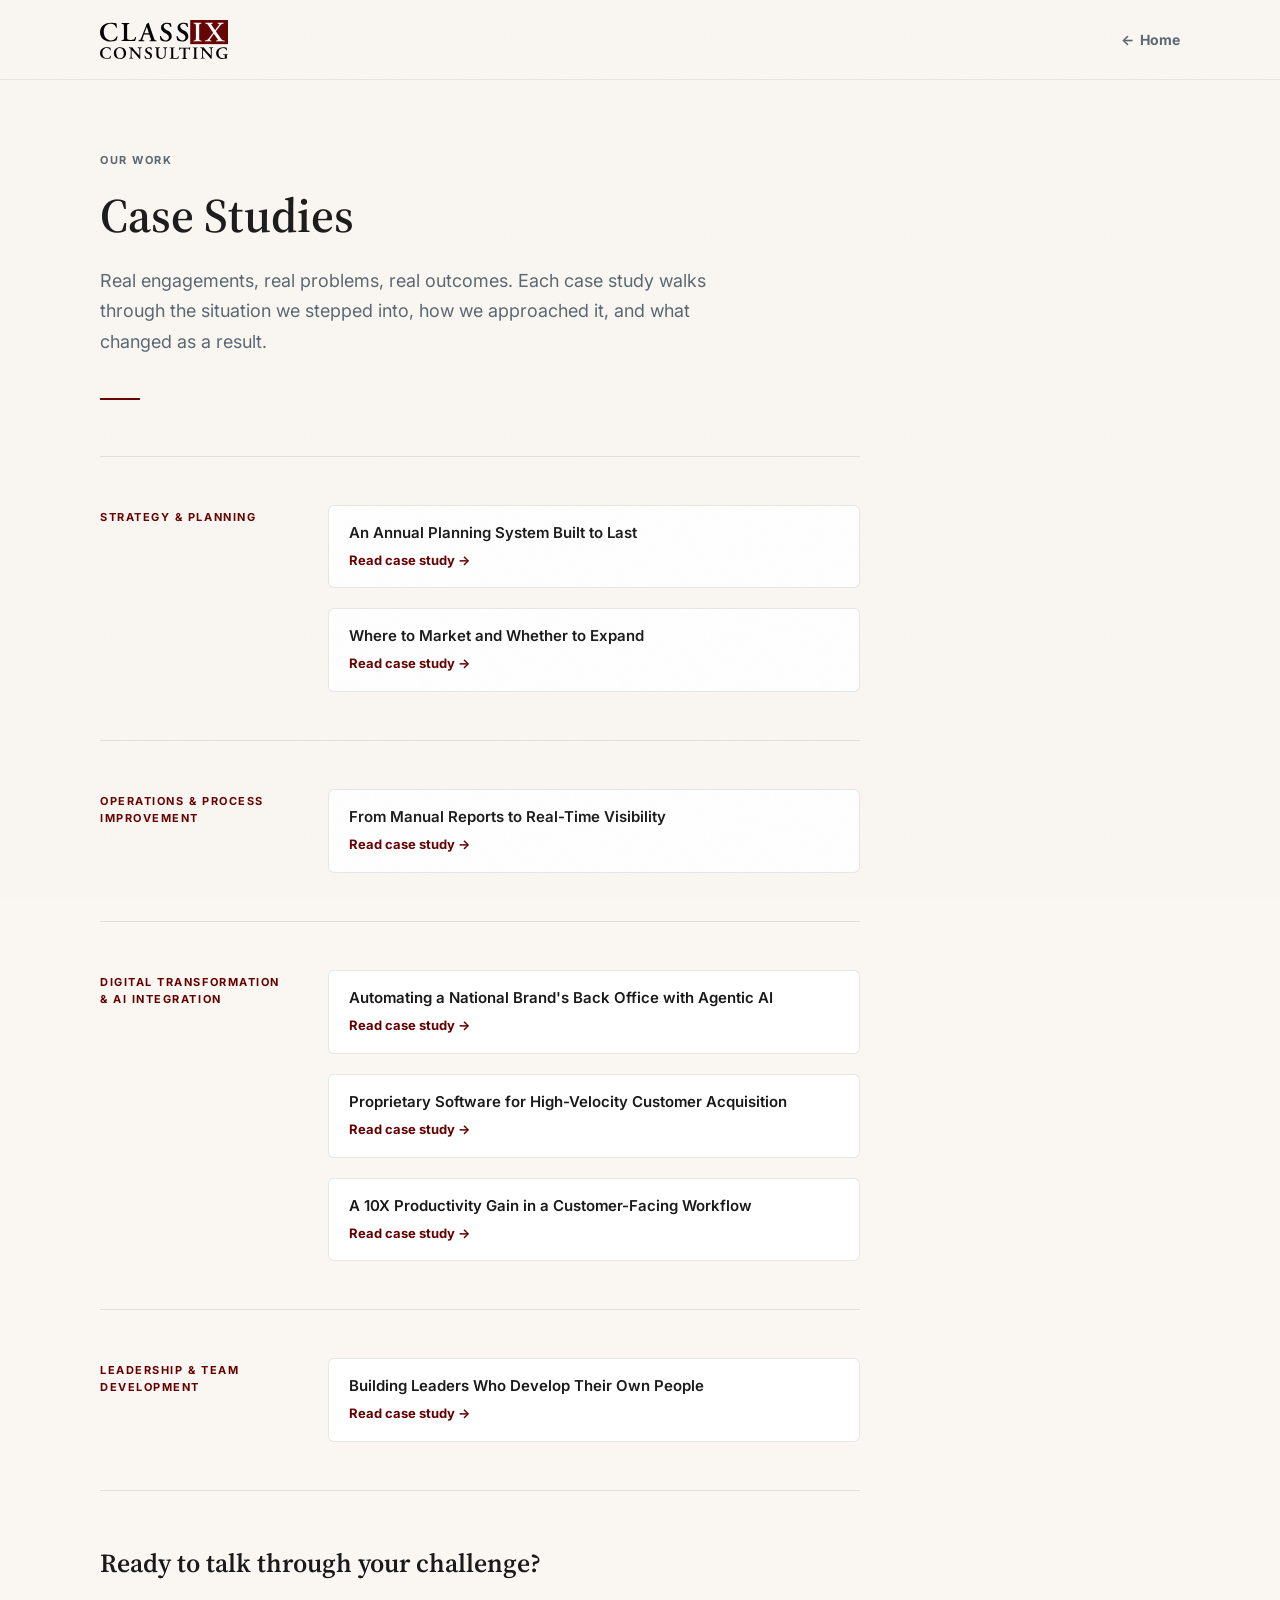
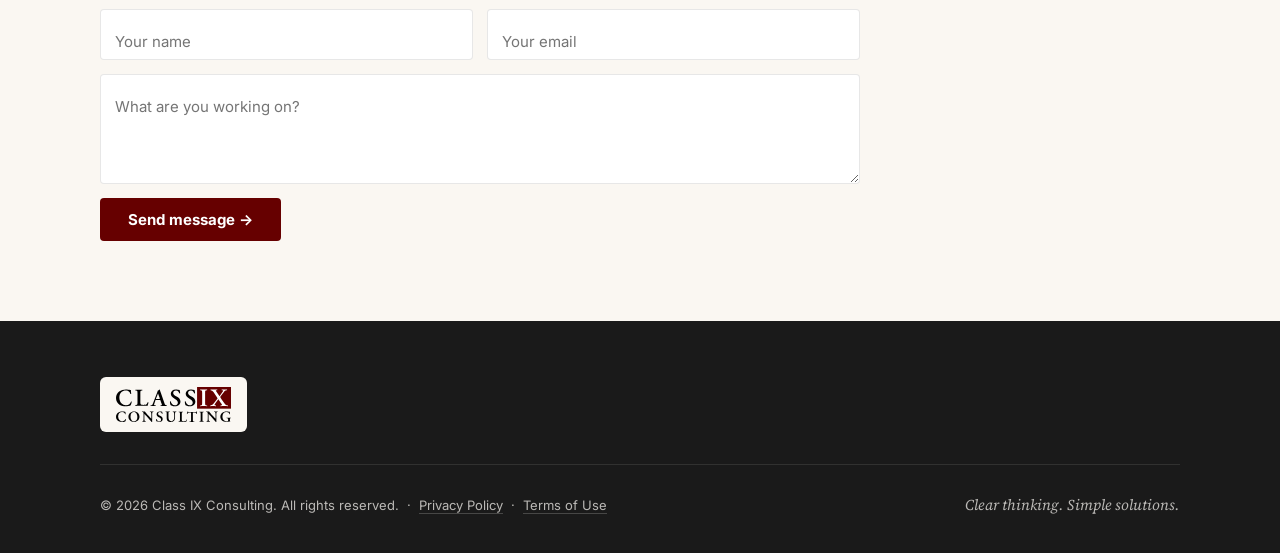
<file: case-studies.html>
<!DOCTYPE html>
<html lang="en">
<head>
  <!-- Google tag (gtag.js) -->
  <script async src="https://www.googletagmanager.com/gtag/js?id=G-JJVH26CXZ2"></script>
  <script>
    window.dataLayer = window.dataLayer || [];
    function gtag(){dataLayer.push(arguments);}
    gtag('js', new Date());
    gtag('config', 'G-JJVH26CXZ2');
  </script>

  <meta charset="UTF-8">
  <meta name="viewport" content="width=device-width, initial-scale=1.0">
  <meta name="description" content="Case studies from Class IX Consulting — real engagements across strategy, operations, digital transformation, and leadership development.">
  <title>Case Studies — Class IX Consulting</title>

  <!-- Open Graph -->
  <meta property="og:type" content="website">
  <meta property="og:url" content="https://cixcon.com/case-studies.html">
  <meta property="og:site_name" content="Class IX Consulting">
  <meta property="og:title" content="Case Studies — Class IX Consulting">
  <meta property="og:description" content="Real engagements across strategy, operations, digital transformation, and leadership development.">
  <meta property="og:image" content="https://cixcon.com/images/og-image.png">
  <meta property="og:image:width" content="1200">
  <meta property="og:image:height" content="630">
  <meta property="og:image:alt" content="Class IX Consulting — Clear thinking. Simple solutions.">
  <meta name="twitter:card" content="summary_large_image">
  <meta name="twitter:title" content="Case Studies — Class IX Consulting">
  <meta name="twitter:description" content="Real engagements across strategy, operations, digital transformation, and leadership development.">
  <meta name="twitter:image" content="https://cixcon.com/images/og-image.png">
  <link rel="canonical" href="https://cixcon.com/case-studies.html">
  <link rel="icon" href="./images/branding/class-ix-rect.svg" type="image/svg+xml">
  <link rel="icon" href="./images/branding/favicon-32.png" type="image/png">
  <link rel="apple-touch-icon" href="./images/branding/apple-touch-icon.png">
  <link rel="manifest" href="./site.webmanifest">
  <meta name="theme-color" content="#660000">
  <link rel="preconnect" href="https://fonts.googleapis.com">
  <link rel="preconnect" href="https://fonts.gstatic.com" crossorigin>
  <link rel="preload" as="image" href="./images/branding/class-ix-two-liner.svg">
  <link rel="preload" as="style" onload="this.onload=null;this.rel='stylesheet'" href="https://fonts.googleapis.com/css2?family=Inter:wght@400;700&family=Source+Serif+4:ital,opsz,wght@0,8..60,400;0,8..60,600;1,8..60,400;1,8..60,600&display=swap">
  <noscript><link rel="stylesheet" href="https://fonts.googleapis.com/css2?family=Inter:wght@400;700&family=Source+Serif+4:ital,opsz,wght@0,8..60,400;0,8..60,600;1,8..60,400;1,8..60,600&display=swap"></noscript>

  <link rel="stylesheet" href="./case-study.css?v=4">
</head>
<body>

  <a href="#main-content" class="skip-link">Skip to main content</a>

  <nav class="nav" aria-label="Main navigation">
    <div class="wrap nav-inner">
      <a href="/" class="nav-logo" aria-label="Class IX Consulting — home">
        <img src="./images/branding/class-ix-two-liner.svg" alt="Class IX Consulting" width="128" height="40" fetchpriority="high">
      </a>
      <a href="/" class="nav-back">Home</a>
    </div>
  </nav>

  <main id="main-content">
    <div class="wrap">

      <header class="cs-header">
        <span class="page-eyebrow">Our Work</span>
        <h1 class="page-title">Case Studies</h1>
        <p class="cs-intro">Real engagements, real problems, real outcomes. Each case study walks through the situation we stepped into, how we approached it, and what changed as a result.</p>
        <div class="page-rule"></div>
      </header>

      <div class="cs-list">

        <div class="cs-discipline">
          <div class="cs-discipline-label">Strategy &amp; Planning</div>
          <div class="cs-discipline-cases">
            <a href="/case-study-strategy.html" class="cs-case-link">
              <p class="cs-case-title">An Annual Planning System Built to Last</p>
              <span class="cs-case-cta">Read case study &rarr;</span>
            </a>
            <a href="/case-study-market.html" class="cs-case-link">
              <p class="cs-case-title">Where to Market and Whether to Expand</p>
              <span class="cs-case-cta">Read case study &rarr;</span>
            </a>
          </div>
        </div>

        <div class="cs-discipline">
          <div class="cs-discipline-label">Operations &amp; Process Improvement</div>
          <div class="cs-discipline-cases">
            <a href="/case-study-operations.html" class="cs-case-link">
              <p class="cs-case-title">From Manual Reports to Real-Time Visibility</p>
              <span class="cs-case-cta">Read case study &rarr;</span>
            </a>
          </div>
        </div>

        <div class="cs-discipline">
          <div class="cs-discipline-label">Digital Transformation &amp; AI Integration</div>
          <div class="cs-discipline-cases">
            <a href="/case-study-ai-workflows.html" class="cs-case-link">
              <p class="cs-case-title">Automating a National Brand's Back Office with Agentic AI</p>
              <span class="cs-case-cta">Read case study &rarr;</span>
            </a>
            <a href="/case-study-digital.html" class="cs-case-link">
              <p class="cs-case-title">Proprietary Software for High-Velocity Customer Acquisition</p>
              <span class="cs-case-cta">Read case study &rarr;</span>
            </a>
            <a href="/case-study-productivity.html" class="cs-case-link">
              <p class="cs-case-title">A 10X Productivity Gain in a Customer-Facing Workflow</p>
              <span class="cs-case-cta">Read case study &rarr;</span>
            </a>
          </div>
        </div>

        <div class="cs-discipline">
          <div class="cs-discipline-label">Leadership &amp; Team Development</div>
          <div class="cs-discipline-cases">
            <a href="/case-study-leadership.html" class="cs-case-link">
              <p class="cs-case-title">Building Leaders Who Develop Their Own People</p>
              <span class="cs-case-cta">Read case study &rarr;</span>
            </a>
          </div>
        </div>

      </div>

      <div class="cs-form-section">
        <p class="cs-form-heading">Ready to talk through your challenge?</p>
        <form class="cs-form" action="https://formspree.io/f/xaqvanll" method="POST">
          <div class="cs-form-row">
            <input type="text" name="name" placeholder="Your name" required>
            <input type="email" name="email" placeholder="Your email" required>
          </div>
          <textarea name="message" placeholder="What are you working on?" required></textarea>
          <button type="submit" class="btn">Send message &rarr;</button>
        </form>
      </div>

    </div>
  </main>

  <footer>
    <div class="wrap">
      <div class="ft-logo-plate">
        <img src="./images/branding/class-ix-two-liner.svg" alt="Class IX Consulting" width="115" height="36" loading="lazy">
      </div>
      <div class="ft-rule"></div>
      <div class="ft-bottom">
        <span class="ft-copy">&copy; 2026 Class IX Consulting. All rights reserved. &nbsp;&middot;&nbsp; <a href="/privacy.html" class="ft-legal-link">Privacy Policy</a> &nbsp;&middot;&nbsp; <a href="/terms.html" class="ft-legal-link">Terms of Use</a></span>
        <span class="ft-tagline">Clear thinking. Simple solutions.</span>
      </div>
    </div>
  </footer>

  <script>
  (function(){
    var o = document.createElement('div');
    o.style.cssText = 'position:fixed;inset:0;background:#FAF7F2;opacity:1;pointer-events:auto;z-index:10000;transition:opacity 260ms cubic-bezier(0.22,0.61,0.36,1)';
    document.body.appendChild(o);
    function reveal(){ o.style.opacity='0'; o.style.pointerEvents='none'; }
    requestAnimationFrame(function(){ requestAnimationFrame(reveal); });
    setTimeout(reveal, 100);
    document.addEventListener('click', function(e) {
      var a = e.target.closest('a[href]');
      if (!a) return;
      var h = a.getAttribute('href');
      if (!h || h[0]==='#' || /^(https?:|mailto:|tel:)/.test(h) || a.target==='_blank') return;
      e.preventDefault();
      o.style.opacity='1'; o.style.pointerEvents='auto';
      setTimeout(function(){ window.location.href=h; }, 260);
    });
    window.addEventListener('pageshow', function(e) {
      if (e.persisted) { o.style.opacity='0'; o.style.pointerEvents='none'; }
    });
  })();
  </script>
</body>
</html>
</file>
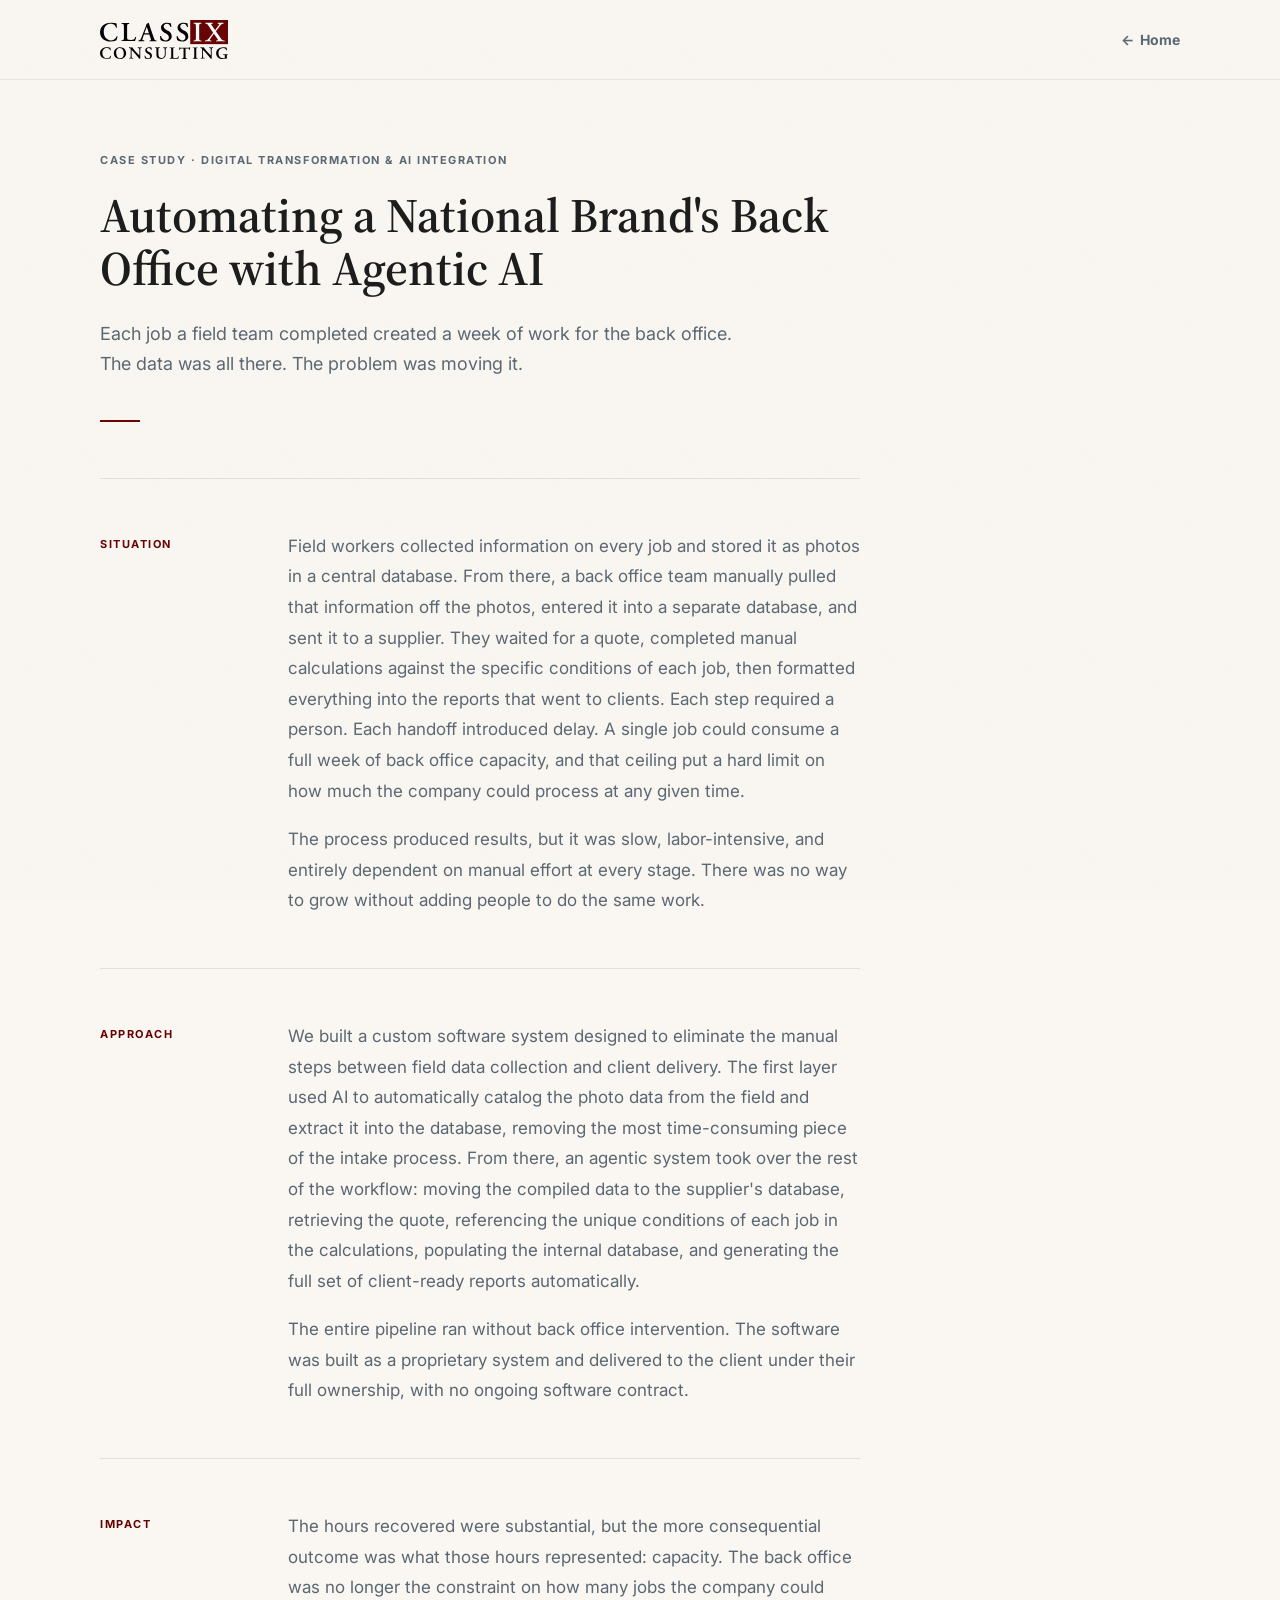
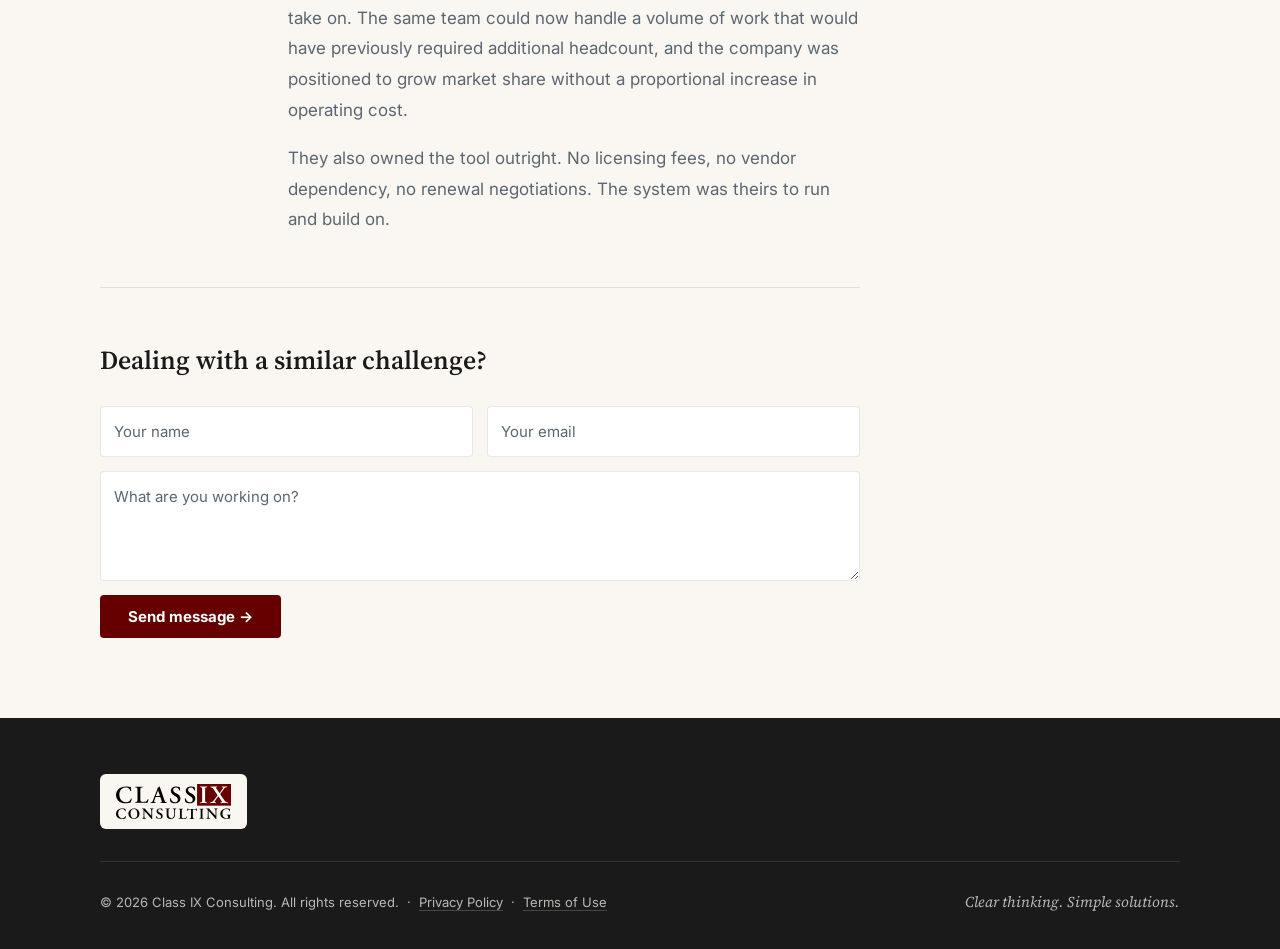
<file: case-study-ai-workflows.html>
<!DOCTYPE html>
<html lang="en">
<head>
  <!-- Google tag (gtag.js) -->
  <script async src="https://www.googletagmanager.com/gtag/js?id=G-JJVH26CXZ2"></script>
  <script>
    window.dataLayer = window.dataLayer || [];
    function gtag(){dataLayer.push(arguments);}
    gtag('js', new Date());
    gtag('config', 'G-JJVH26CXZ2');
  </script>

  <meta charset="UTF-8">
  <meta name="viewport" content="width=device-width, initial-scale=1.0">
  <meta name="description" content="How Class IX Consulting helped a national brand automate its administrative workflows with agentic AI, saving hundreds of hours each quarter.">
  <title>Automating a National Brand's Back Office with Agentic AI — Class IX Consulting</title>

  <!-- Open Graph -->
  <meta property="og:type" content="article">
  <meta property="og:url" content="https://cixcon.com/case-study-ai-workflows.html">
  <meta property="og:site_name" content="Class IX Consulting">
  <meta property="og:title" content="Automating a National Brand's Back Office with Agentic AI — Class IX Consulting">
  <meta property="og:description" content="How Class IX Consulting helped a national brand automate its administrative workflows with agentic AI, saving hundreds of hours each quarter.">
  <meta property="og:image" content="https://cixcon.com/images/og-image.png">
  <meta property="og:image:width" content="1200">
  <meta property="og:image:height" content="630">
  <meta property="og:image:alt" content="Class IX Consulting — Clear thinking. Simple solutions.">
  <meta name="twitter:card" content="summary_large_image">
  <meta name="twitter:title" content="Automating a National Brand's Back Office with Agentic AI — Class IX Consulting">
  <meta name="twitter:description" content="How Class IX Consulting helped a national brand automate its administrative workflows with agentic AI, saving hundreds of hours each quarter.">
  <meta name="twitter:image" content="https://cixcon.com/images/og-image.png">
  <link rel="canonical" href="https://cixcon.com/case-study-ai-workflows.html">
  <link rel="icon" href="./images/branding/class-ix-rect.svg" type="image/svg+xml">
  <link rel="icon" href="./images/branding/favicon-32.png" type="image/png">
  <link rel="apple-touch-icon" href="./images/branding/apple-touch-icon.png">
  <link rel="manifest" href="./site.webmanifest">
  <meta name="theme-color" content="#660000">
  <link rel="preconnect" href="https://fonts.googleapis.com">
  <link rel="preconnect" href="https://fonts.gstatic.com" crossorigin>
  <link rel="preload" as="image" href="./images/branding/class-ix-two-liner.svg">
  <link rel="preload" as="style" onload="this.onload=null;this.rel='stylesheet'" href="https://fonts.googleapis.com/css2?family=Inter:wght@400;700&family=Source+Serif+4:ital,opsz,wght@0,8..60,400;0,8..60,600;1,8..60,400;1,8..60,600&display=swap">
  <noscript><link rel="stylesheet" href="https://fonts.googleapis.com/css2?family=Inter:wght@400;700&family=Source+Serif+4:ital,opsz,wght@0,8..60,400;0,8..60,600;1,8..60,400;1,8..60,600&display=swap"></noscript>

  <link rel="stylesheet" href="./case-study.css?v=4">
</head>
<body>

  <a href="#main-content" class="skip-link">Skip to main content</a>

  <nav class="nav" aria-label="Main navigation">
    <div class="wrap nav-inner">
      <a href="/" class="nav-logo" aria-label="Class IX Consulting — home">
        <img src="./images/branding/class-ix-two-liner.svg" alt="Class IX Consulting" width="128" height="40" fetchpriority="high">
      </a>
      <a href="/" class="nav-back">Home</a>
    </div>
  </nav>

  <main id="main-content">
    <div class="wrap">

      <header class="cs-header">
        <span class="page-eyebrow">Case Study &middot; Digital Transformation &amp; AI Integration</span>
        <h1 class="page-title">Automating a National Brand's Back Office with Agentic AI</h1>
        <p class="cs-intro">Each job a field team completed created a week of work for the back office. The data was all there. The problem was moving it.</p>
        <div class="page-rule"></div>
      </header>

      <div class="cs-sections">

        <div class="cs-section">
          <div class="cs-label">Situation</div>
          <div class="cs-body">
            <p>Field workers collected information on every job and stored it as photos in a central database. From there, a back office team manually pulled that information off the photos, entered it into a separate database, and sent it to a supplier. They waited for a quote, completed manual calculations against the specific conditions of each job, then formatted everything into the reports that went to clients. Each step required a person. Each handoff introduced delay. A single job could consume a full week of back office capacity, and that ceiling put a hard limit on how much the company could process at any given time.</p>
            <p>The process produced results, but it was slow, labor-intensive, and entirely dependent on manual effort at every stage. There was no way to grow without adding people to do the same work.</p>
          </div>
        </div>

        <div class="cs-section">
          <div class="cs-label">Approach</div>
          <div class="cs-body">
            <p>We built a custom software system designed to eliminate the manual steps between field data collection and client delivery. The first layer used AI to automatically catalog the photo data from the field and extract it into the database, removing the most time-consuming piece of the intake process. From there, an agentic system took over the rest of the workflow: moving the compiled data to the supplier's database, retrieving the quote, referencing the unique conditions of each job in the calculations, populating the internal database, and generating the full set of client-ready reports automatically.</p>
            <p>The entire pipeline ran without back office intervention. The software was built as a proprietary system and delivered to the client under their full ownership, with no ongoing software contract.</p>
          </div>
        </div>

        <div class="cs-section">
          <div class="cs-label">Impact</div>
          <div class="cs-body">
            <p>The hours recovered were substantial, but the more consequential outcome was what those hours represented: capacity. The back office was no longer the constraint on how many jobs the company could take on. The same team could now handle a volume of work that would have previously required additional headcount, and the company was positioned to grow market share without a proportional increase in operating cost.</p>
            <p>They also owned the tool outright. No licensing fees, no vendor dependency, no renewal negotiations. The system was theirs to run and build on.</p>
          </div>
        </div>

      </div>

      <div class="cs-form-section">
        <p class="cs-form-heading">Dealing with a similar challenge?</p>
        <form class="cs-form" action="https://formspree.io/f/xaqvanll" method="POST">
                    <div class="cs-form-row">
            <div class="fg">
              <input type="text" name="name" id="cs-name" autocomplete="name" placeholder=" " required>
              <label for="cs-name">Your name</label>
            </div>
            <div class="fg">
              <input type="email" name="email" id="cs-email" autocomplete="email" placeholder=" " required>
              <label for="cs-email">Your email</label>
            </div>
          </div>
          <div class="fg">
            <textarea name="message" id="cs-message" placeholder=" " required></textarea>
            <label for="cs-message">What are you working on?</label>
          </div>
          <button type="submit" class="btn">Send message &rarr;</button>
        </form>
      </div>

    </div>
  </main>

  <footer>
    <div class="wrap">
      <div class="ft-logo-plate">
        <img src="./images/branding/class-ix-two-liner.svg" alt="Class IX Consulting" width="115" height="36" loading="lazy">
      </div>
      <div class="ft-rule"></div>
      <div class="ft-bottom">
        <span class="ft-copy">&copy; 2026 Class IX Consulting. All rights reserved. &nbsp;&middot;&nbsp; <a href="/privacy.html" class="ft-legal-link">Privacy Policy</a> &nbsp;&middot;&nbsp; <a href="/terms.html" class="ft-legal-link">Terms of Use</a></span>
        <span class="ft-tagline">Clear thinking. Simple solutions.</span>
      </div>
    </div>
  </footer>

  <script>
  (function(){
    var o = document.createElement('div');
    o.style.cssText = 'position:fixed;inset:0;background:#FAF7F2;opacity:1;pointer-events:auto;z-index:10000;transition:opacity 260ms cubic-bezier(0.22,0.61,0.36,1)';
    document.body.appendChild(o);
    function reveal(){ o.style.opacity='0'; o.style.pointerEvents='none'; }
    requestAnimationFrame(function(){ requestAnimationFrame(reveal); });
    setTimeout(reveal, 100);
    document.addEventListener('click', function(e) {
      var a = e.target.closest('a[href]');
      if (!a) return;
      var h = a.getAttribute('href');
      if (!h || h[0]==='#' || /^(https?:|mailto:|tel:)/.test(h) || a.target==='_blank') return;
      e.preventDefault();
      o.style.opacity='1'; o.style.pointerEvents='auto';
      setTimeout(function(){ window.location.href=h; }, 260);
    });
    window.addEventListener('pageshow', function(e) {
      if (e.persisted) { o.style.opacity='0'; o.style.pointerEvents='none'; }
    });
  })();
  </script>
</body>
</html>
</file>
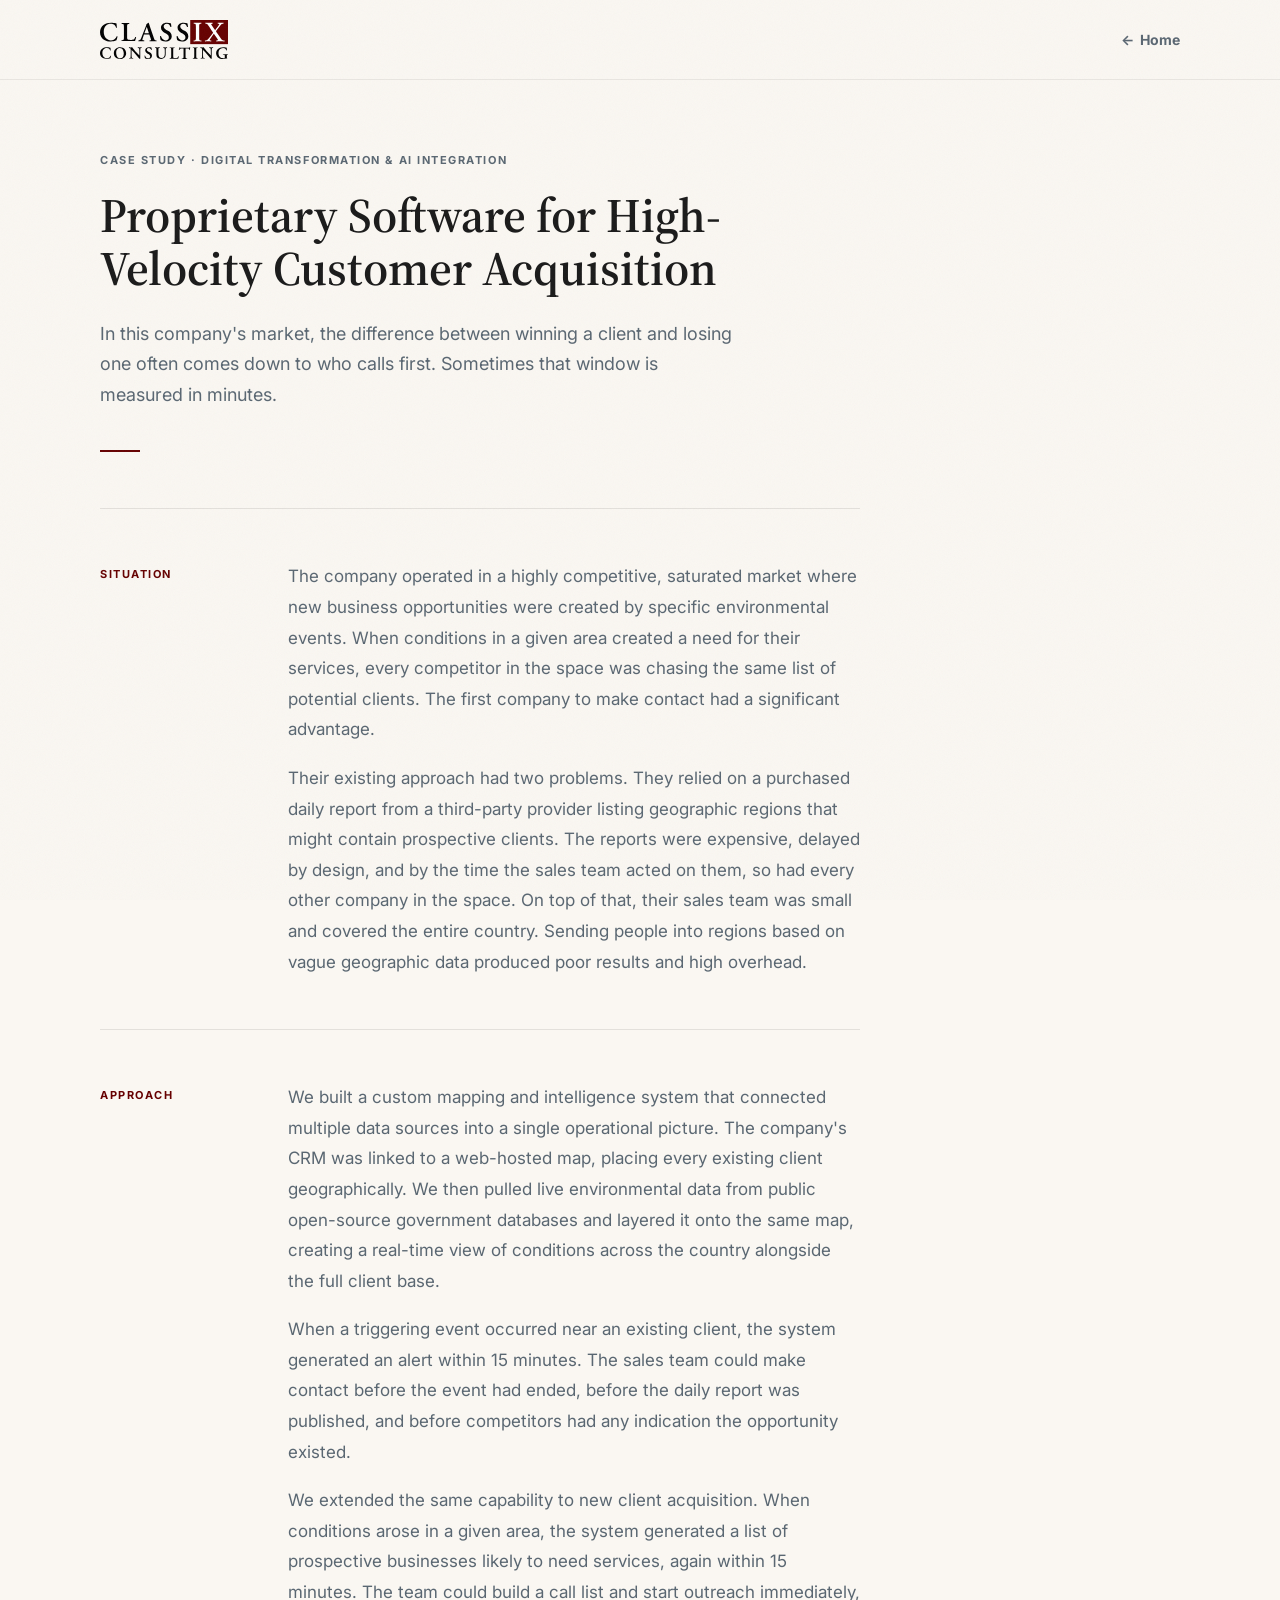
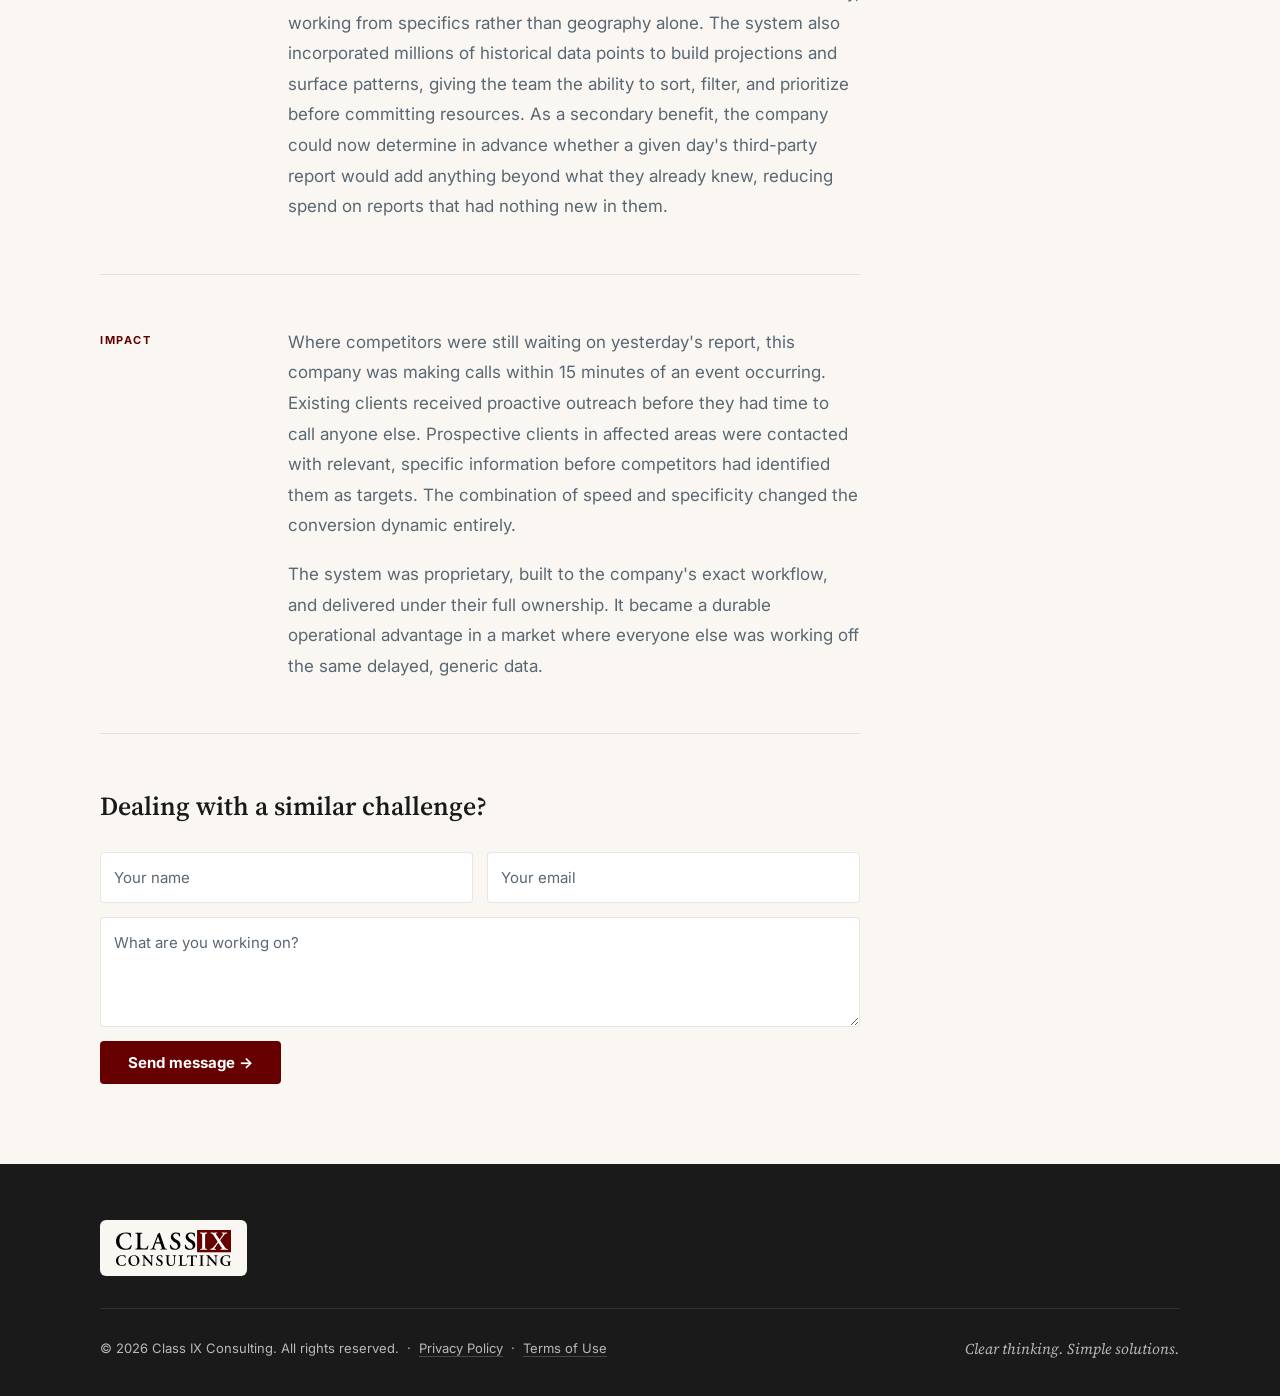
<file: case-study-digital.html>
<!DOCTYPE html>
<html lang="en">
<head>
  <!-- Google tag (gtag.js) -->
  <script async src="https://www.googletagmanager.com/gtag/js?id=G-JJVH26CXZ2"></script>
  <script>
    window.dataLayer = window.dataLayer || [];
    function gtag(){dataLayer.push(arguments);}
    gtag('js', new Date());
    gtag('config', 'G-JJVH26CXZ2');
  </script>

  <meta charset="UTF-8">
  <meta name="viewport" content="width=device-width, initial-scale=1.0">
  <meta name="description" content="How Class IX Consulting built proprietary software for rapid customer targeting and acquisition in a high-velocity environment.">
  <title>Proprietary Software for High-Velocity Customer Acquisition — Class IX Consulting</title>

  <!-- Open Graph -->
  <meta property="og:type" content="article">
  <meta property="og:url" content="https://cixcon.com/case-study-digital.html">
  <meta property="og:site_name" content="Class IX Consulting">
  <meta property="og:title" content="Proprietary Software for High-Velocity Customer Acquisition — Class IX Consulting">
  <meta property="og:description" content="How Class IX Consulting built proprietary software for rapid customer targeting and acquisition in a high-velocity environment.">
  <meta property="og:image" content="https://cixcon.com/images/og-image.png">
  <meta property="og:image:width" content="1200">
  <meta property="og:image:height" content="630">
  <meta property="og:image:alt" content="Class IX Consulting — Clear thinking. Simple solutions.">
  <meta name="twitter:card" content="summary_large_image">
  <meta name="twitter:title" content="Proprietary Software for High-Velocity Customer Acquisition — Class IX Consulting">
  <meta name="twitter:description" content="How Class IX Consulting built proprietary software for rapid customer targeting and acquisition in a high-velocity environment.">
  <meta name="twitter:image" content="https://cixcon.com/images/og-image.png">
  <link rel="canonical" href="https://cixcon.com/case-study-digital.html">
  <link rel="icon" href="./images/branding/class-ix-rect.svg" type="image/svg+xml">
  <link rel="icon" href="./images/branding/favicon-32.png" type="image/png">
  <link rel="apple-touch-icon" href="./images/branding/apple-touch-icon.png">
  <link rel="manifest" href="./site.webmanifest">
  <meta name="theme-color" content="#660000">
  <link rel="preconnect" href="https://fonts.googleapis.com">
  <link rel="preconnect" href="https://fonts.gstatic.com" crossorigin>
  <link rel="preload" as="image" href="./images/branding/class-ix-two-liner.svg">
  <link rel="preload" as="style" onload="this.onload=null;this.rel='stylesheet'" href="https://fonts.googleapis.com/css2?family=Inter:wght@400;700&family=Source+Serif+4:ital,opsz,wght@0,8..60,400;0,8..60,600;1,8..60,400;1,8..60,600&display=swap">
  <noscript><link rel="stylesheet" href="https://fonts.googleapis.com/css2?family=Inter:wght@400;700&family=Source+Serif+4:ital,opsz,wght@0,8..60,400;0,8..60,600;1,8..60,400;1,8..60,600&display=swap"></noscript>

  <link rel="stylesheet" href="./case-study.css?v=4">
</head>
<body>

  <a href="#main-content" class="skip-link">Skip to main content</a>

  <nav class="nav" aria-label="Main navigation">
    <div class="wrap nav-inner">
      <a href="/" class="nav-logo" aria-label="Class IX Consulting — home">
        <img src="./images/branding/class-ix-two-liner.svg" alt="Class IX Consulting" width="128" height="40" fetchpriority="high">
      </a>
      <a href="/" class="nav-back">Home</a>
    </div>
  </nav>

  <main id="main-content">
    <div class="wrap">

      <header class="cs-header">
        <span class="page-eyebrow">Case Study &middot; Digital Transformation &amp; AI Integration</span>
        <h1 class="page-title">Proprietary Software for High-Velocity Customer Acquisition</h1>
        <p class="cs-intro">In this company's market, the difference between winning a client and losing one often comes down to who calls first. Sometimes that window is measured in minutes.</p>
        <div class="page-rule"></div>
      </header>

      <div class="cs-sections">

        <div class="cs-section">
          <div class="cs-label">Situation</div>
          <div class="cs-body">
            <p>The company operated in a highly competitive, saturated market where new business opportunities were created by specific environmental events. When conditions in a given area created a need for their services, every competitor in the space was chasing the same list of potential clients. The first company to make contact had a significant advantage.</p>
            <p>Their existing approach had two problems. They relied on a purchased daily report from a third-party provider listing geographic regions that might contain prospective clients. The reports were expensive, delayed by design, and by the time the sales team acted on them, so had every other company in the space. On top of that, their sales team was small and covered the entire country. Sending people into regions based on vague geographic data produced poor results and high overhead.</p>
          </div>
        </div>

        <div class="cs-section">
          <div class="cs-label">Approach</div>
          <div class="cs-body">
            <p>We built a custom mapping and intelligence system that connected multiple data sources into a single operational picture. The company's CRM was linked to a web-hosted map, placing every existing client geographically. We then pulled live environmental data from public open-source government databases and layered it onto the same map, creating a real-time view of conditions across the country alongside the full client base.</p>
            <p>When a triggering event occurred near an existing client, the system generated an alert within 15 minutes. The sales team could make contact before the event had ended, before the daily report was published, and before competitors had any indication the opportunity existed.</p>
            <p>We extended the same capability to new client acquisition. When conditions arose in a given area, the system generated a list of prospective businesses likely to need services, again within 15 minutes. The team could build a call list and start outreach immediately, working from specifics rather than geography alone. The system also incorporated millions of historical data points to build projections and surface patterns, giving the team the ability to sort, filter, and prioritize before committing resources. As a secondary benefit, the company could now determine in advance whether a given day's third-party report would add anything beyond what they already knew, reducing spend on reports that had nothing new in them.</p>
          </div>
        </div>

        <div class="cs-section">
          <div class="cs-label">Impact</div>
          <div class="cs-body">
            <p>Where competitors were still waiting on yesterday's report, this company was making calls within 15 minutes of an event occurring. Existing clients received proactive outreach before they had time to call anyone else. Prospective clients in affected areas were contacted with relevant, specific information before competitors had identified them as targets. The combination of speed and specificity changed the conversion dynamic entirely.</p>
            <p>The system was proprietary, built to the company's exact workflow, and delivered under their full ownership. It became a durable operational advantage in a market where everyone else was working off the same delayed, generic data.</p>
          </div>
        </div>

      </div>

      <div class="cs-form-section">
        <p class="cs-form-heading">Dealing with a similar challenge?</p>
        <form class="cs-form" action="https://formspree.io/f/xaqvanll" method="POST">
                    <div class="cs-form-row">
            <div class="fg">
              <input type="text" name="name" id="cs-name" autocomplete="name" placeholder=" " required>
              <label for="cs-name">Your name</label>
            </div>
            <div class="fg">
              <input type="email" name="email" id="cs-email" autocomplete="email" placeholder=" " required>
              <label for="cs-email">Your email</label>
            </div>
          </div>
          <div class="fg">
            <textarea name="message" id="cs-message" placeholder=" " required></textarea>
            <label for="cs-message">What are you working on?</label>
          </div>
          <button type="submit" class="btn">Send message &rarr;</button>
        </form>
      </div>

    </div>
  </main>

  <footer>
    <div class="wrap">
      <div class="ft-logo-plate">
        <img src="./images/branding/class-ix-two-liner.svg" alt="Class IX Consulting" width="115" height="36" loading="lazy">
      </div>
      <div class="ft-rule"></div>
      <div class="ft-bottom">
        <span class="ft-copy">&copy; 2026 Class IX Consulting. All rights reserved. &nbsp;&middot;&nbsp; <a href="/privacy.html" class="ft-legal-link">Privacy Policy</a> &nbsp;&middot;&nbsp; <a href="/terms.html" class="ft-legal-link">Terms of Use</a></span>
        <span class="ft-tagline">Clear thinking. Simple solutions.</span>
      </div>
    </div>
  </footer>

  <script>
  (function(){
    var o = document.createElement('div');
    o.style.cssText = 'position:fixed;inset:0;background:#FAF7F2;opacity:1;pointer-events:auto;z-index:10000;transition:opacity 260ms cubic-bezier(0.22,0.61,0.36,1)';
    document.body.appendChild(o);
    function reveal(){ o.style.opacity='0'; o.style.pointerEvents='none'; }
    requestAnimationFrame(function(){ requestAnimationFrame(reveal); });
    setTimeout(reveal, 100);
    document.addEventListener('click', function(e) {
      var a = e.target.closest('a[href]');
      if (!a) return;
      var h = a.getAttribute('href');
      if (!h || h[0]==='#' || /^(https?:|mailto:|tel:)/.test(h) || a.target==='_blank') return;
      e.preventDefault();
      o.style.opacity='1'; o.style.pointerEvents='auto';
      setTimeout(function(){ window.location.href=h; }, 260);
    });
    window.addEventListener('pageshow', function(e) {
      if (e.persisted) { o.style.opacity='0'; o.style.pointerEvents='none'; }
    });
  })();
  </script>
</body>
</html>
</file>
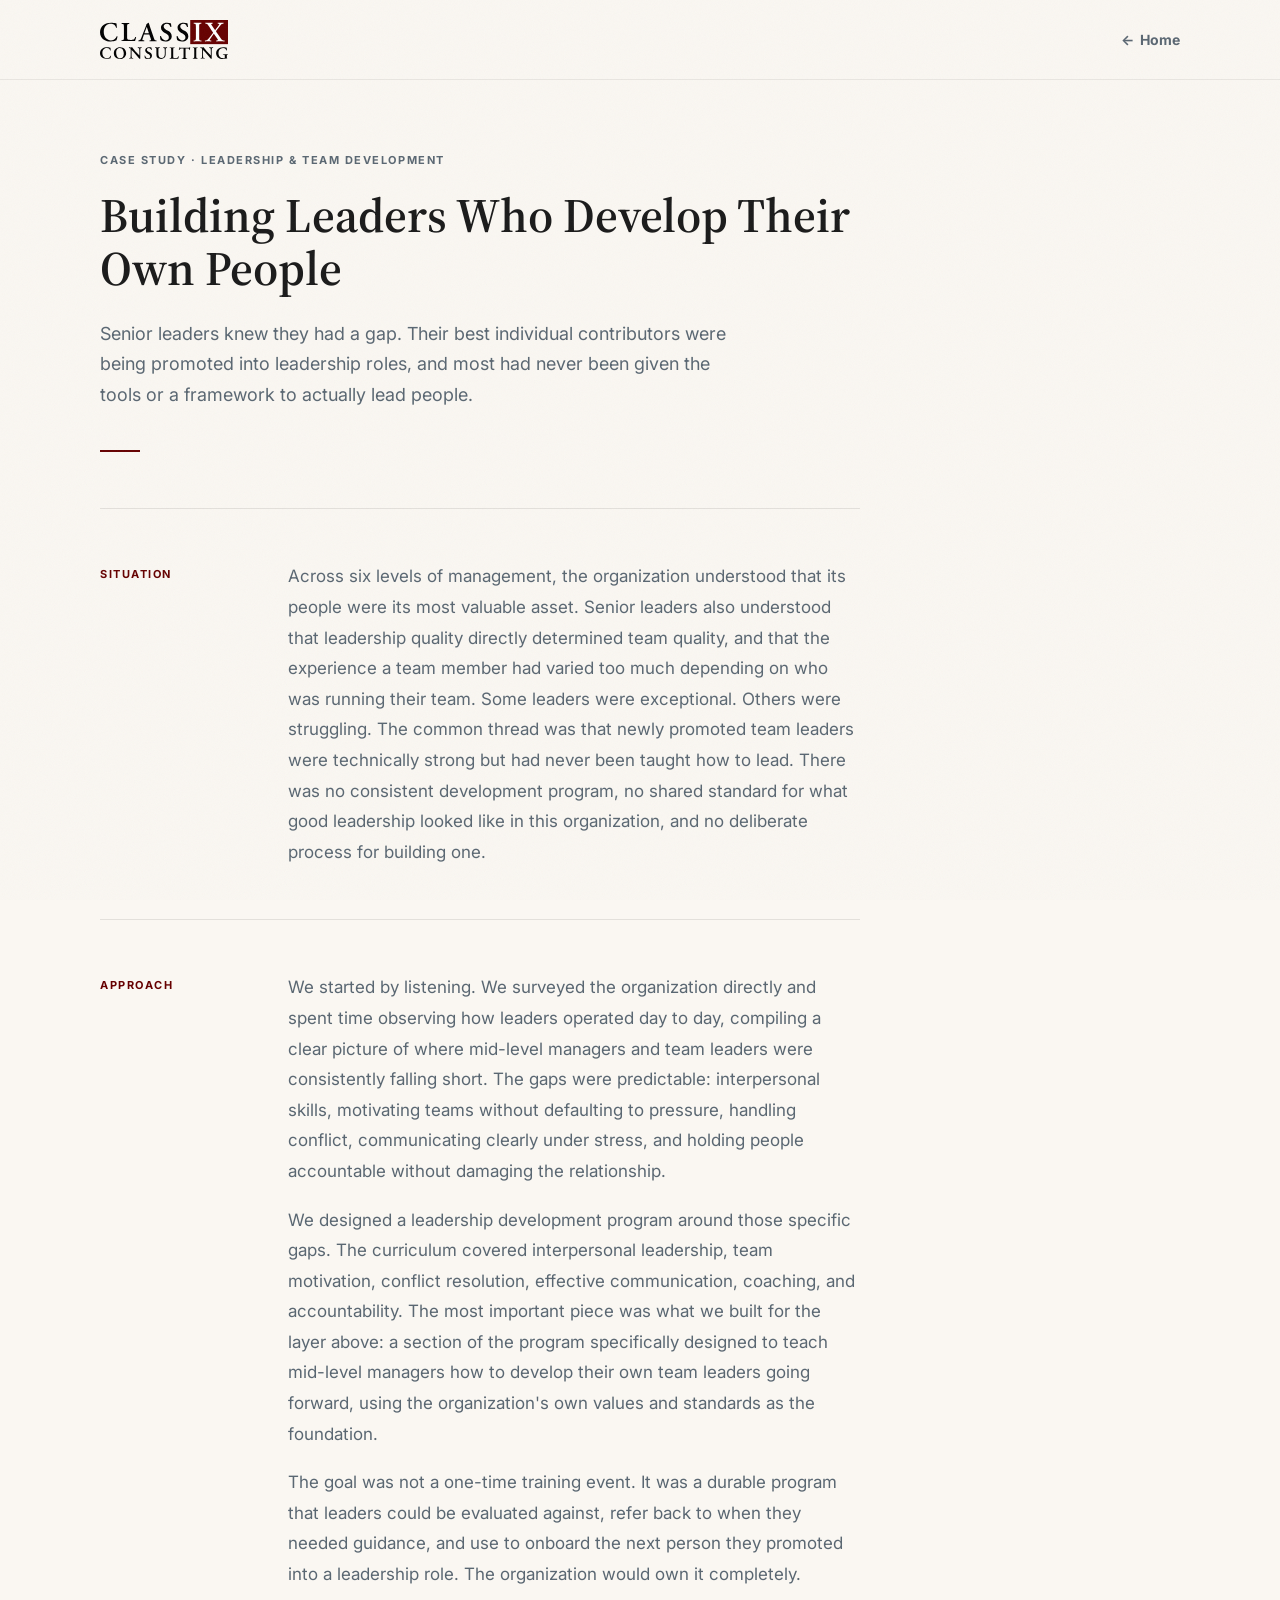
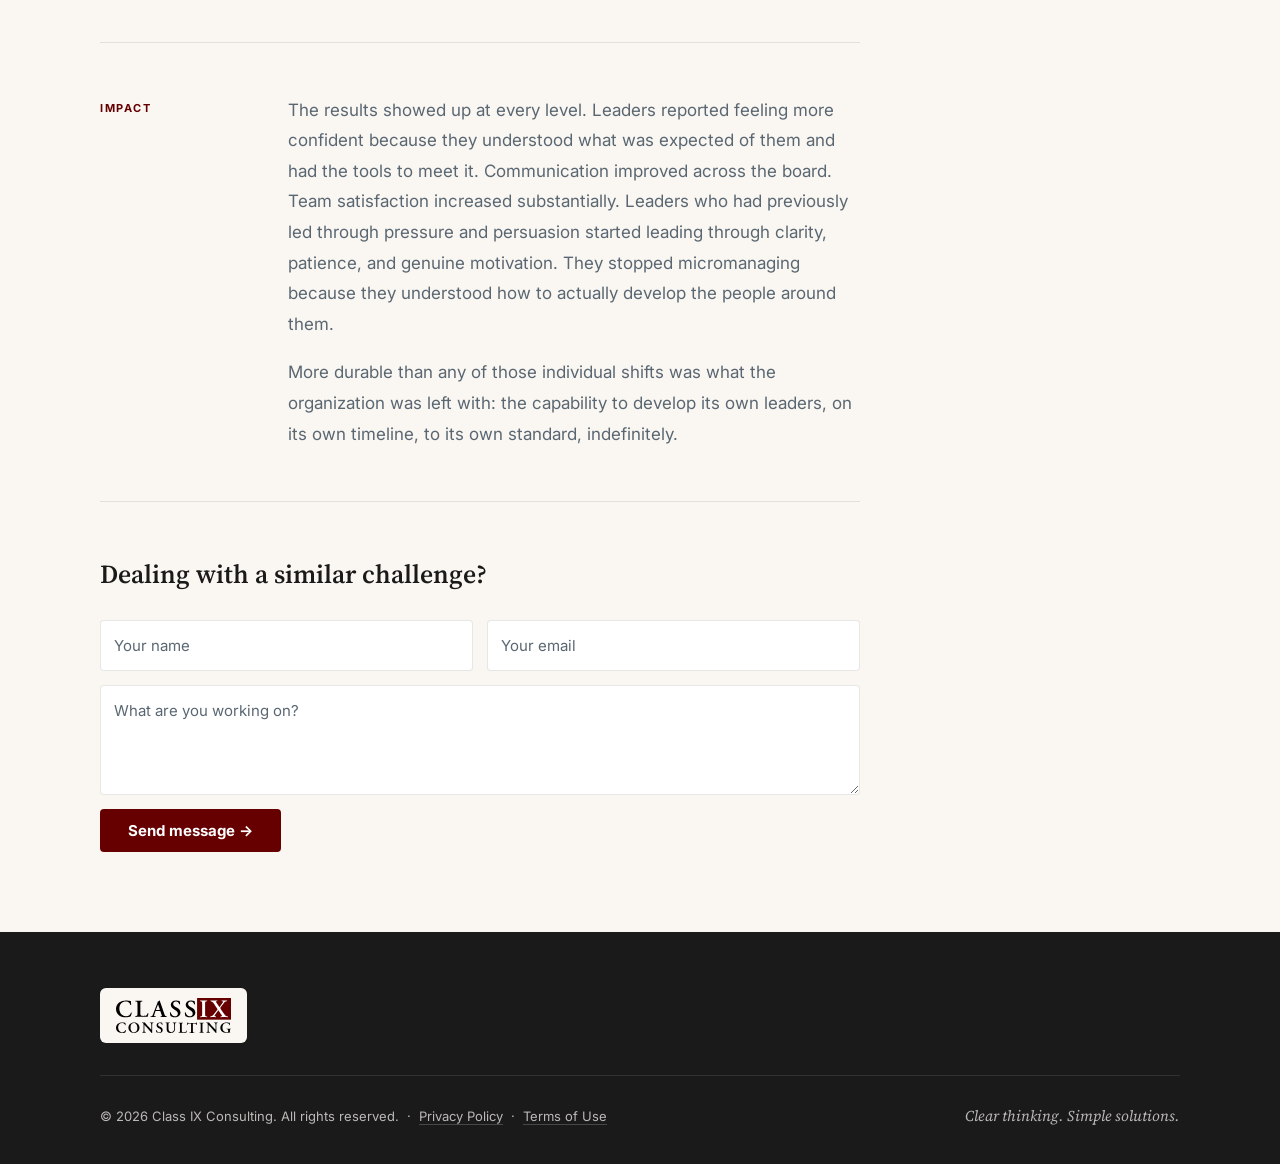
<file: case-study-leadership.html>
<!DOCTYPE html>
<html lang="en">
<head>
  <!-- Google tag (gtag.js) -->
  <script async src="https://www.googletagmanager.com/gtag/js?id=G-JJVH26CXZ2"></script>
  <script>
    window.dataLayer = window.dataLayer || [];
    function gtag(){dataLayer.push(arguments);}
    gtag('js', new Date());
    gtag('config', 'G-JJVH26CXZ2');
  </script>

  <meta charset="UTF-8">
  <meta name="viewport" content="width=device-width, initial-scale=1.0">
  <meta name="description" content="How Class IX Consulting designed a leadership development program that built managers who could develop their own people long after the engagement ended.">
  <title>Building Leaders Who Develop Their Own People — Class IX Consulting</title>

  <!-- Open Graph -->
  <meta property="og:type" content="article">
  <meta property="og:url" content="https://cixcon.com/case-study-leadership.html">
  <meta property="og:site_name" content="Class IX Consulting">
  <meta property="og:title" content="Building Leaders Who Develop Their Own People — Class IX Consulting">
  <meta property="og:description" content="How Class IX Consulting designed a leadership development program that built managers who could develop their own people long after the engagement ended.">
  <meta property="og:image" content="https://cixcon.com/images/og-image.png">
  <meta property="og:image:width" content="1200">
  <meta property="og:image:height" content="630">
  <meta property="og:image:alt" content="Class IX Consulting — Clear thinking. Simple solutions.">
  <meta name="twitter:card" content="summary_large_image">
  <meta name="twitter:title" content="Building Leaders Who Develop Their Own People — Class IX Consulting">
  <meta name="twitter:description" content="How Class IX Consulting designed a leadership development program that built managers who could develop their own people long after the engagement ended.">
  <meta name="twitter:image" content="https://cixcon.com/images/og-image.png">
  <link rel="canonical" href="https://cixcon.com/case-study-leadership.html">
  <link rel="icon" href="./images/branding/class-ix-rect.svg" type="image/svg+xml">
  <link rel="icon" href="./images/branding/favicon-32.png" type="image/png">
  <link rel="apple-touch-icon" href="./images/branding/apple-touch-icon.png">
  <link rel="manifest" href="./site.webmanifest">
  <meta name="theme-color" content="#660000">
  <link rel="preconnect" href="https://fonts.googleapis.com">
  <link rel="preconnect" href="https://fonts.gstatic.com" crossorigin>
  <link rel="preload" as="image" href="./images/branding/class-ix-two-liner.svg">
  <link rel="preload" as="style" onload="this.onload=null;this.rel='stylesheet'" href="https://fonts.googleapis.com/css2?family=Inter:wght@400;700&family=Source+Serif+4:ital,opsz,wght@0,8..60,400;0,8..60,600;1,8..60,400;1,8..60,600&display=swap">
  <noscript><link rel="stylesheet" href="https://fonts.googleapis.com/css2?family=Inter:wght@400;700&family=Source+Serif+4:ital,opsz,wght@0,8..60,400;0,8..60,600;1,8..60,400;1,8..60,600&display=swap"></noscript>

  <link rel="stylesheet" href="./case-study.css?v=4">
</head>
<body>

  <a href="#main-content" class="skip-link">Skip to main content</a>

  <nav class="nav" aria-label="Main navigation">
    <div class="wrap nav-inner">
      <a href="/" class="nav-logo" aria-label="Class IX Consulting — home">
        <img src="./images/branding/class-ix-two-liner.svg" alt="Class IX Consulting" width="128" height="40" fetchpriority="high">
      </a>
      <a href="/" class="nav-back">Home</a>
    </div>
  </nav>

  <main id="main-content">
    <div class="wrap">

      <header class="cs-header">
        <span class="page-eyebrow">Case Study &middot; Leadership &amp; Team Development</span>
        <h1 class="page-title">Building Leaders Who Develop Their Own People</h1>
        <p class="cs-intro">Senior leaders knew they had a gap. Their best individual contributors were being promoted into leadership roles, and most had never been given the tools or a framework to actually lead people.</p>
        <div class="page-rule"></div>
      </header>

      <div class="cs-sections">

        <div class="cs-section">
          <div class="cs-label">Situation</div>
          <div class="cs-body">
            <p>Across six levels of management, the organization understood that its people were its most valuable asset. Senior leaders also understood that leadership quality directly determined team quality, and that the experience a team member had varied too much depending on who was running their team. Some leaders were exceptional. Others were struggling. The common thread was that newly promoted team leaders were technically strong but had never been taught how to lead. There was no consistent development program, no shared standard for what good leadership looked like in this organization, and no deliberate process for building one.</p>
          </div>
        </div>

        <div class="cs-section">
          <div class="cs-label">Approach</div>
          <div class="cs-body">
            <p>We started by listening. We surveyed the organization directly and spent time observing how leaders operated day to day, compiling a clear picture of where mid-level managers and team leaders were consistently falling short. The gaps were predictable: interpersonal skills, motivating teams without defaulting to pressure, handling conflict, communicating clearly under stress, and holding people accountable without damaging the relationship.</p>
            <p>We designed a leadership development program around those specific gaps. The curriculum covered interpersonal leadership, team motivation, conflict resolution, effective communication, coaching, and accountability. The most important piece was what we built for the layer above: a section of the program specifically designed to teach mid-level managers how to develop their own team leaders going forward, using the organization's own values and standards as the foundation.</p>
            <p>The goal was not a one-time training event. It was a durable program that leaders could be evaluated against, refer back to when they needed guidance, and use to onboard the next person they promoted into a leadership role. The organization would own it completely.</p>
          </div>
        </div>

        <div class="cs-section">
          <div class="cs-label">Impact</div>
          <div class="cs-body">
            <p>The results showed up at every level. Leaders reported feeling more confident because they understood what was expected of them and had the tools to meet it. Communication improved across the board. Team satisfaction increased substantially. Leaders who had previously led through pressure and persuasion started leading through clarity, patience, and genuine motivation. They stopped micromanaging because they understood how to actually develop the people around them.</p>
            <p>More durable than any of those individual shifts was what the organization was left with: the capability to develop its own leaders, on its own timeline, to its own standard, indefinitely.</p>
          </div>
        </div>

      </div>

      <div class="cs-form-section">
        <p class="cs-form-heading">Dealing with a similar challenge?</p>
        <form class="cs-form" action="https://formspree.io/f/xaqvanll" method="POST">
                    <div class="cs-form-row">
            <div class="fg">
              <input type="text" name="name" id="cs-name" autocomplete="name" placeholder=" " required>
              <label for="cs-name">Your name</label>
            </div>
            <div class="fg">
              <input type="email" name="email" id="cs-email" autocomplete="email" placeholder=" " required>
              <label for="cs-email">Your email</label>
            </div>
          </div>
          <div class="fg">
            <textarea name="message" id="cs-message" placeholder=" " required></textarea>
            <label for="cs-message">What are you working on?</label>
          </div>
          <button type="submit" class="btn">Send message &rarr;</button>
        </form>
      </div>

    </div>
  </main>

  <footer>
    <div class="wrap">
      <div class="ft-logo-plate">
        <img src="./images/branding/class-ix-two-liner.svg" alt="Class IX Consulting" width="115" height="36" loading="lazy">
      </div>
      <div class="ft-rule"></div>
      <div class="ft-bottom">
        <span class="ft-copy">&copy; 2026 Class IX Consulting. All rights reserved. &nbsp;&middot;&nbsp; <a href="/privacy.html" class="ft-legal-link">Privacy Policy</a> &nbsp;&middot;&nbsp; <a href="/terms.html" class="ft-legal-link">Terms of Use</a></span>
        <span class="ft-tagline">Clear thinking. Simple solutions.</span>
      </div>
    </div>
  </footer>

  <script>
  (function(){
    var o = document.createElement('div');
    o.style.cssText = 'position:fixed;inset:0;background:#FAF7F2;opacity:1;pointer-events:auto;z-index:10000;transition:opacity 260ms cubic-bezier(0.22,0.61,0.36,1)';
    document.body.appendChild(o);
    function reveal(){ o.style.opacity='0'; o.style.pointerEvents='none'; }
    requestAnimationFrame(function(){ requestAnimationFrame(reveal); });
    setTimeout(reveal, 100);
    document.addEventListener('click', function(e) {
      var a = e.target.closest('a[href]');
      if (!a) return;
      var h = a.getAttribute('href');
      if (!h || h[0]==='#' || /^(https?:|mailto:|tel:)/.test(h) || a.target==='_blank') return;
      e.preventDefault();
      o.style.opacity='1'; o.style.pointerEvents='auto';
      setTimeout(function(){ window.location.href=h; }, 260);
    });
    window.addEventListener('pageshow', function(e) {
      if (e.persisted) { o.style.opacity='0'; o.style.pointerEvents='none'; }
    });
  })();
  </script>
</body>
</html>
</file>
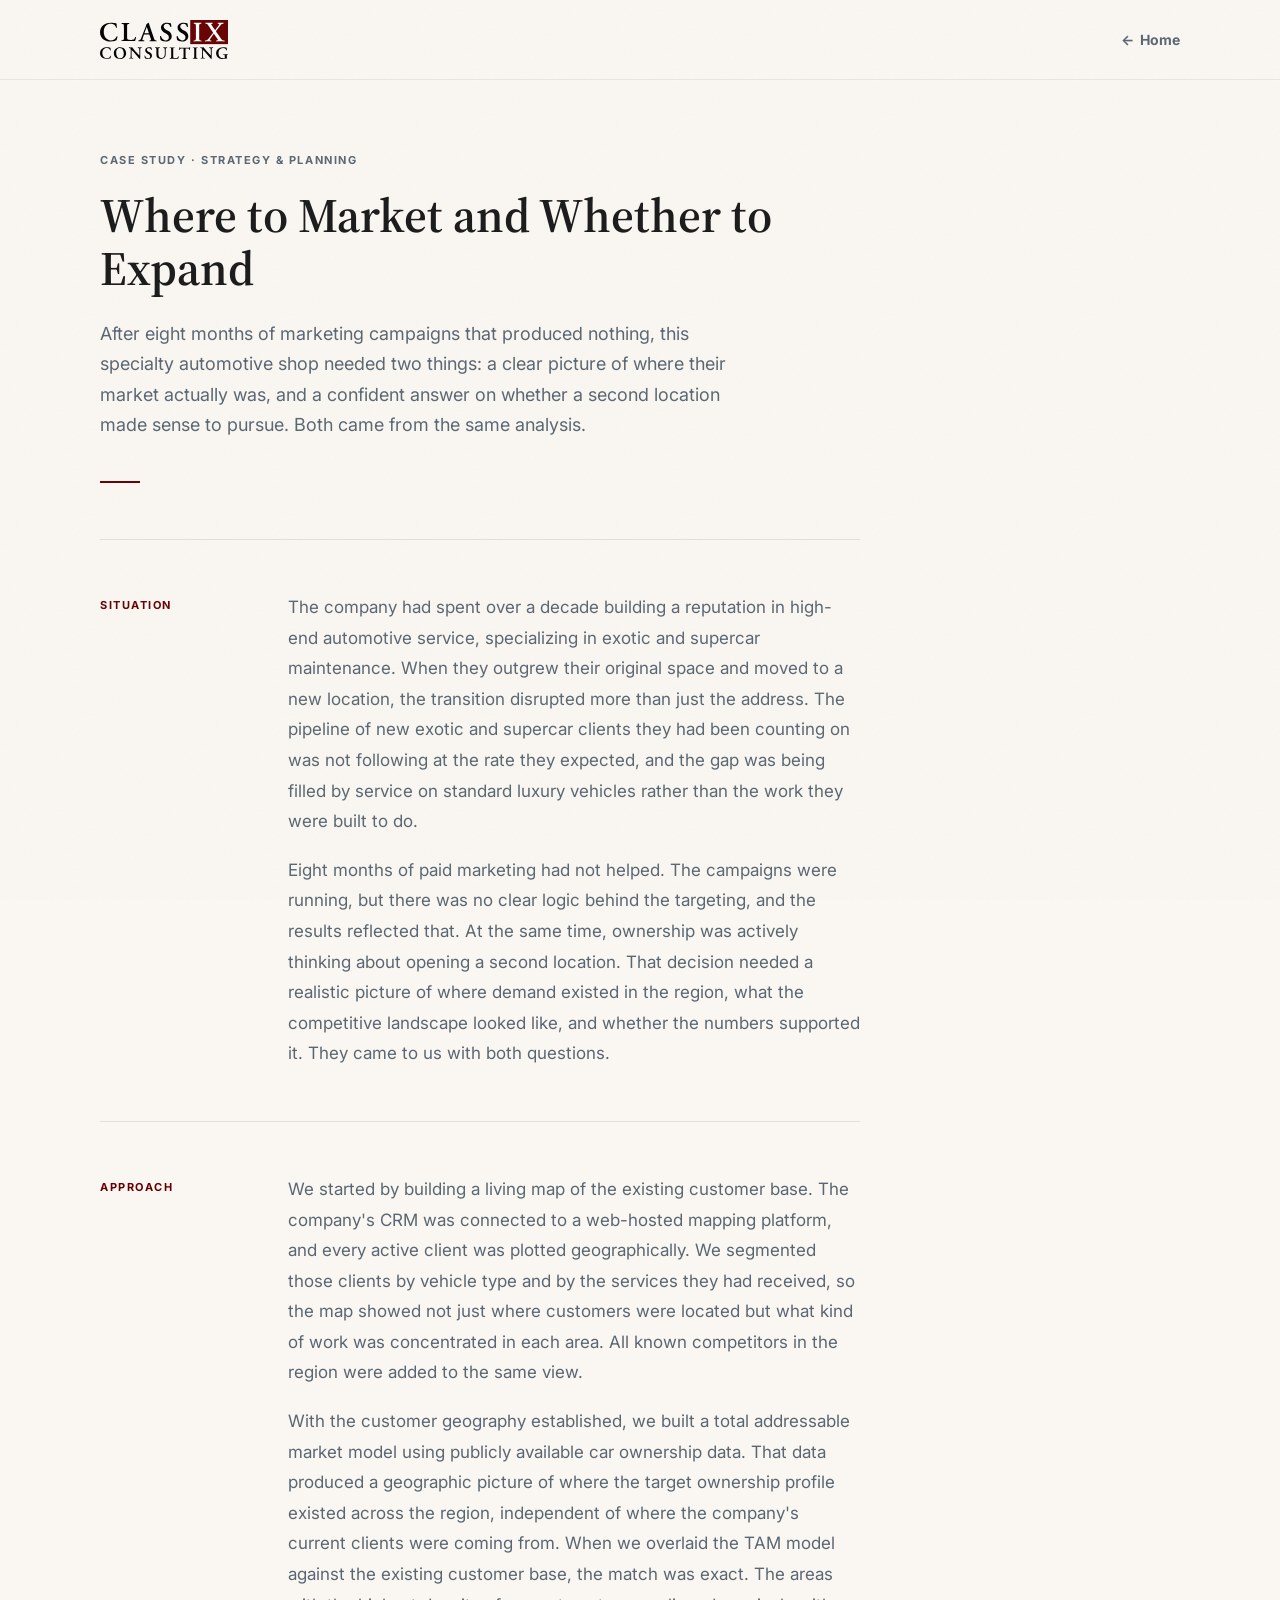
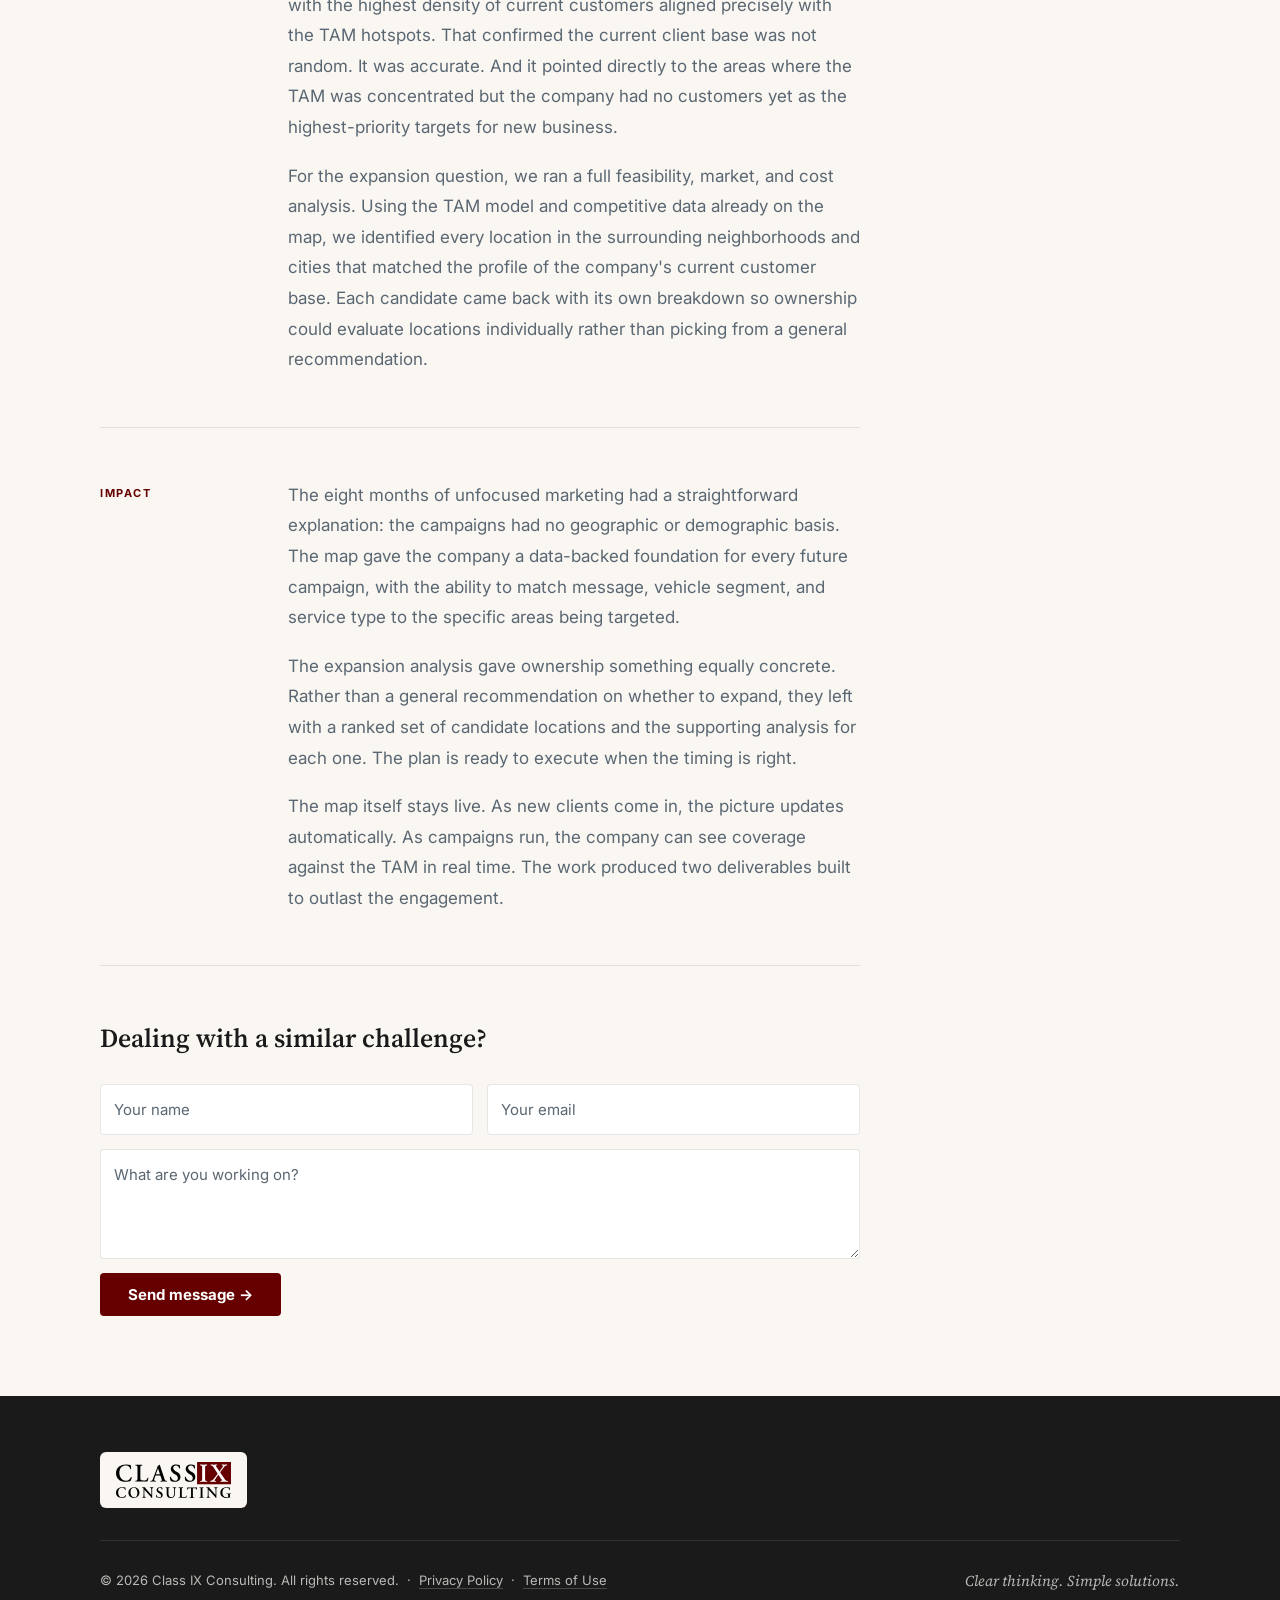
<file: case-study-market.html>
<!DOCTYPE html>
<html lang="en">
<head>
  <!-- Google tag (gtag.js) -->
  <script async src="https://www.googletagmanager.com/gtag/js?id=G-JJVH26CXZ2"></script>
  <script>
    window.dataLayer = window.dataLayer || [];
    function gtag(){dataLayer.push(arguments);}
    gtag('js', new Date());
    gtag('config', 'G-JJVH26CXZ2');
  </script>

  <meta charset="UTF-8">
  <meta name="viewport" content="width=device-width, initial-scale=1.0">
  <meta name="description" content="How Class IX Consulting used geographic market analysis to fix eight months of failed marketing and build an expansion plan for a specialty automotive shop.">
  <title>Where to Market and Whether to Expand — Class IX Consulting</title>

  <!-- Open Graph -->
  <meta property="og:type" content="article">
  <meta property="og:url" content="https://cixcon.com/case-study-market.html">
  <meta property="og:site_name" content="Class IX Consulting">
  <meta property="og:title" content="Where to Market and Whether to Expand — Class IX Consulting">
  <meta property="og:description" content="How Class IX Consulting used geographic market analysis to fix eight months of failed marketing and build an expansion plan for a specialty automotive shop.">
  <meta property="og:image" content="https://cixcon.com/images/og-image.png">
  <meta property="og:image:width" content="1200">
  <meta property="og:image:height" content="630">
  <meta property="og:image:alt" content="Class IX Consulting — Clear thinking. Simple solutions.">
  <meta name="twitter:card" content="summary_large_image">
  <meta name="twitter:title" content="Where to Market and Whether to Expand — Class IX Consulting">
  <meta name="twitter:description" content="How Class IX Consulting used geographic market analysis to fix eight months of failed marketing and build an expansion plan for a specialty automotive shop.">
  <meta name="twitter:image" content="https://cixcon.com/images/og-image.png">
  <link rel="canonical" href="https://cixcon.com/case-study-market.html">
  <link rel="icon" href="./images/branding/class-ix-rect.svg" type="image/svg+xml">
  <link rel="icon" href="./images/branding/favicon-32.png" type="image/png">
  <link rel="apple-touch-icon" href="./images/branding/apple-touch-icon.png">
  <link rel="manifest" href="./site.webmanifest">
  <meta name="theme-color" content="#660000">
  <link rel="preconnect" href="https://fonts.googleapis.com">
  <link rel="preconnect" href="https://fonts.gstatic.com" crossorigin>
  <link rel="preload" as="image" href="./images/branding/class-ix-two-liner.svg">
  <link rel="preload" as="style" onload="this.onload=null;this.rel='stylesheet'" href="https://fonts.googleapis.com/css2?family=Inter:wght@400;700&family=Source+Serif+4:ital,opsz,wght@0,8..60,400;0,8..60,600;1,8..60,400;1,8..60,600&display=swap">
  <noscript><link rel="stylesheet" href="https://fonts.googleapis.com/css2?family=Inter:wght@400;700&family=Source+Serif+4:ital,opsz,wght@0,8..60,400;0,8..60,600;1,8..60,400;1,8..60,600&display=swap"></noscript>

  <link rel="stylesheet" href="./case-study.css?v=4">
</head>
<body>

  <a href="#main-content" class="skip-link">Skip to main content</a>

  <nav class="nav" aria-label="Main navigation">
    <div class="wrap nav-inner">
      <a href="/" class="nav-logo" aria-label="Class IX Consulting — home">
        <img src="./images/branding/class-ix-two-liner.svg" alt="Class IX Consulting" width="128" height="40" fetchpriority="high">
      </a>
      <a href="/" class="nav-back">Home</a>
    </div>
  </nav>

  <main id="main-content">
    <div class="wrap">

      <header class="cs-header">
        <span class="page-eyebrow">Case Study &middot; Strategy &amp; Planning</span>
        <h1 class="page-title">Where to Market and Whether to Expand</h1>
        <p class="cs-intro">After eight months of marketing campaigns that produced nothing, this specialty automotive shop needed two things: a clear picture of where their market actually was, and a confident answer on whether a second location made sense to pursue. Both came from the same analysis.</p>
        <div class="page-rule"></div>
      </header>

      <div class="cs-sections">

        <div class="cs-section">
          <div class="cs-label">Situation</div>
          <div class="cs-body">
            <p>The company had spent over a decade building a reputation in high-end automotive service, specializing in exotic and supercar maintenance. When they outgrew their original space and moved to a new location, the transition disrupted more than just the address. The pipeline of new exotic and supercar clients they had been counting on was not following at the rate they expected, and the gap was being filled by service on standard luxury vehicles rather than the work they were built to do.</p>
            <p>Eight months of paid marketing had not helped. The campaigns were running, but there was no clear logic behind the targeting, and the results reflected that. At the same time, ownership was actively thinking about opening a second location. That decision needed a realistic picture of where demand existed in the region, what the competitive landscape looked like, and whether the numbers supported it. They came to us with both questions.</p>
          </div>
        </div>

        <div class="cs-section">
          <div class="cs-label">Approach</div>
          <div class="cs-body">
            <p>We started by building a living map of the existing customer base. The company's CRM was connected to a web-hosted mapping platform, and every active client was plotted geographically. We segmented those clients by vehicle type and by the services they had received, so the map showed not just where customers were located but what kind of work was concentrated in each area. All known competitors in the region were added to the same view.</p>
            <p>With the customer geography established, we built a total addressable market model using publicly available car ownership data. That data produced a geographic picture of where the target ownership profile existed across the region, independent of where the company's current clients were coming from. When we overlaid the TAM model against the existing customer base, the match was exact. The areas with the highest density of current customers aligned precisely with the TAM hotspots. That confirmed the current client base was not random. It was accurate. And it pointed directly to the areas where the TAM was concentrated but the company had no customers yet as the highest-priority targets for new business.</p>
            <p>For the expansion question, we ran a full feasibility, market, and cost analysis. Using the TAM model and competitive data already on the map, we identified every location in the surrounding neighborhoods and cities that matched the profile of the company's current customer base. Each candidate came back with its own breakdown so ownership could evaluate locations individually rather than picking from a general recommendation.</p>
          </div>
        </div>

        <div class="cs-section">
          <div class="cs-label">Impact</div>
          <div class="cs-body">
            <p>The eight months of unfocused marketing had a straightforward explanation: the campaigns had no geographic or demographic basis. The map gave the company a data-backed foundation for every future campaign, with the ability to match message, vehicle segment, and service type to the specific areas being targeted.</p>
            <p>The expansion analysis gave ownership something equally concrete. Rather than a general recommendation on whether to expand, they left with a ranked set of candidate locations and the supporting analysis for each one. The plan is ready to execute when the timing is right.</p>
            <p>The map itself stays live. As new clients come in, the picture updates automatically. As campaigns run, the company can see coverage against the TAM in real time. The work produced two deliverables built to outlast the engagement.</p>
          </div>
        </div>

      </div>

      <div class="cs-form-section">
        <p class="cs-form-heading">Dealing with a similar challenge?</p>
        <form class="cs-form" action="https://formspree.io/f/xaqvanll" method="POST">
                    <div class="cs-form-row">
            <div class="fg">
              <input type="text" name="name" id="cs-name" autocomplete="name" placeholder=" " required>
              <label for="cs-name">Your name</label>
            </div>
            <div class="fg">
              <input type="email" name="email" id="cs-email" autocomplete="email" placeholder=" " required>
              <label for="cs-email">Your email</label>
            </div>
          </div>
          <div class="fg">
            <textarea name="message" id="cs-message" placeholder=" " required></textarea>
            <label for="cs-message">What are you working on?</label>
          </div>
          <button type="submit" class="btn">Send message &rarr;</button>
        </form>
      </div>

    </div>
  </main>

  <footer>
    <div class="wrap">
      <div class="ft-logo-plate">
        <img src="./images/branding/class-ix-two-liner.svg" alt="Class IX Consulting" width="115" height="36" loading="lazy">
      </div>
      <div class="ft-rule"></div>
      <div class="ft-bottom">
        <span class="ft-copy">&copy; 2026 Class IX Consulting. All rights reserved. &nbsp;&middot;&nbsp; <a href="/privacy.html" class="ft-legal-link">Privacy Policy</a> &nbsp;&middot;&nbsp; <a href="/terms.html" class="ft-legal-link">Terms of Use</a></span>
        <span class="ft-tagline">Clear thinking. Simple solutions.</span>
      </div>
    </div>
  </footer>

  <script>
  (function(){
    var o = document.createElement('div');
    o.style.cssText = 'position:fixed;inset:0;background:#FAF7F2;opacity:1;pointer-events:auto;z-index:10000;transition:opacity 260ms cubic-bezier(0.22,0.61,0.36,1)';
    document.body.appendChild(o);
    function reveal(){ o.style.opacity='0'; o.style.pointerEvents='none'; }
    requestAnimationFrame(function(){ requestAnimationFrame(reveal); });
    setTimeout(reveal, 100);
    document.addEventListener('click', function(e) {
      var a = e.target.closest('a[href]');
      if (!a) return;
      var h = a.getAttribute('href');
      if (!h || h[0]==='#' || /^(https?:|mailto:|tel:)/.test(h) || a.target==='_blank') return;
      e.preventDefault();
      o.style.opacity='1'; o.style.pointerEvents='auto';
      setTimeout(function(){ window.location.href=h; }, 260);
    });
    window.addEventListener('pageshow', function(e) {
      if (e.persisted) { o.style.opacity='0'; o.style.pointerEvents='none'; }
    });
  })();
  </script>
</body>
</html>
</file>
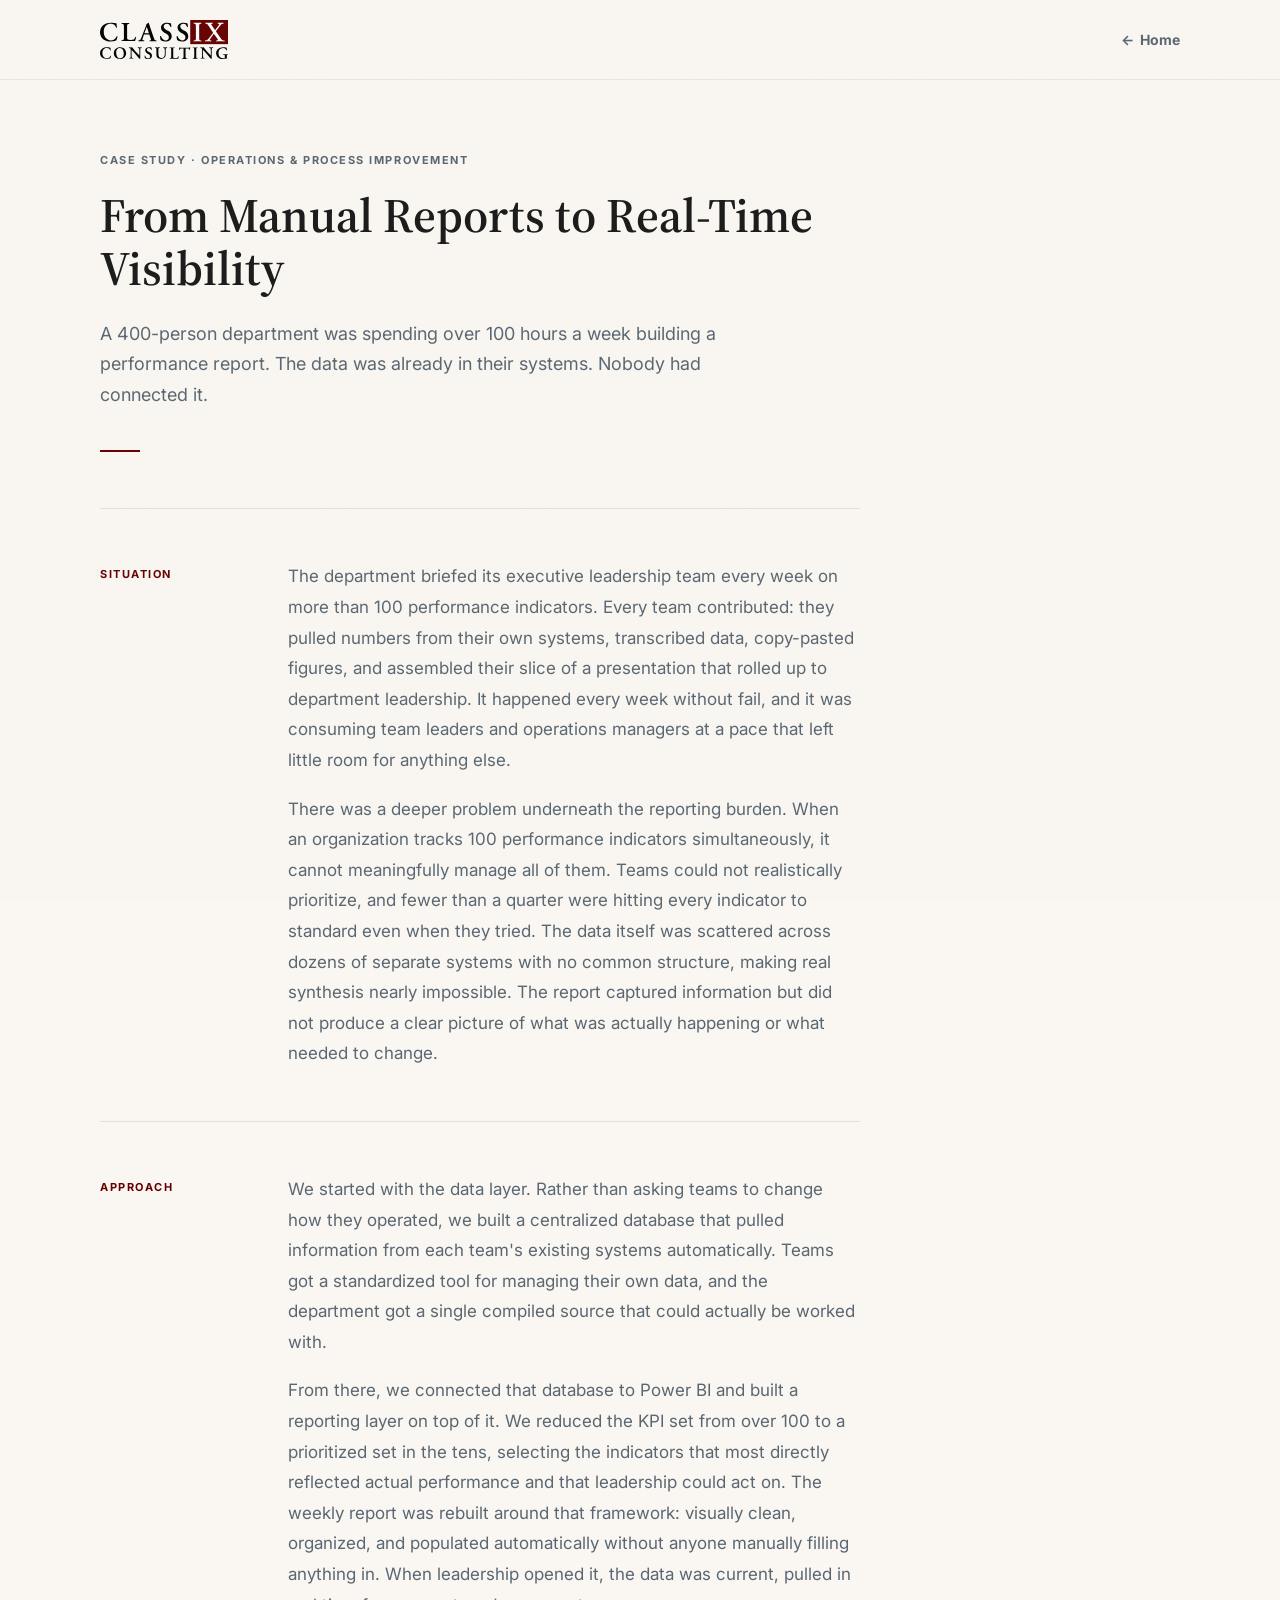
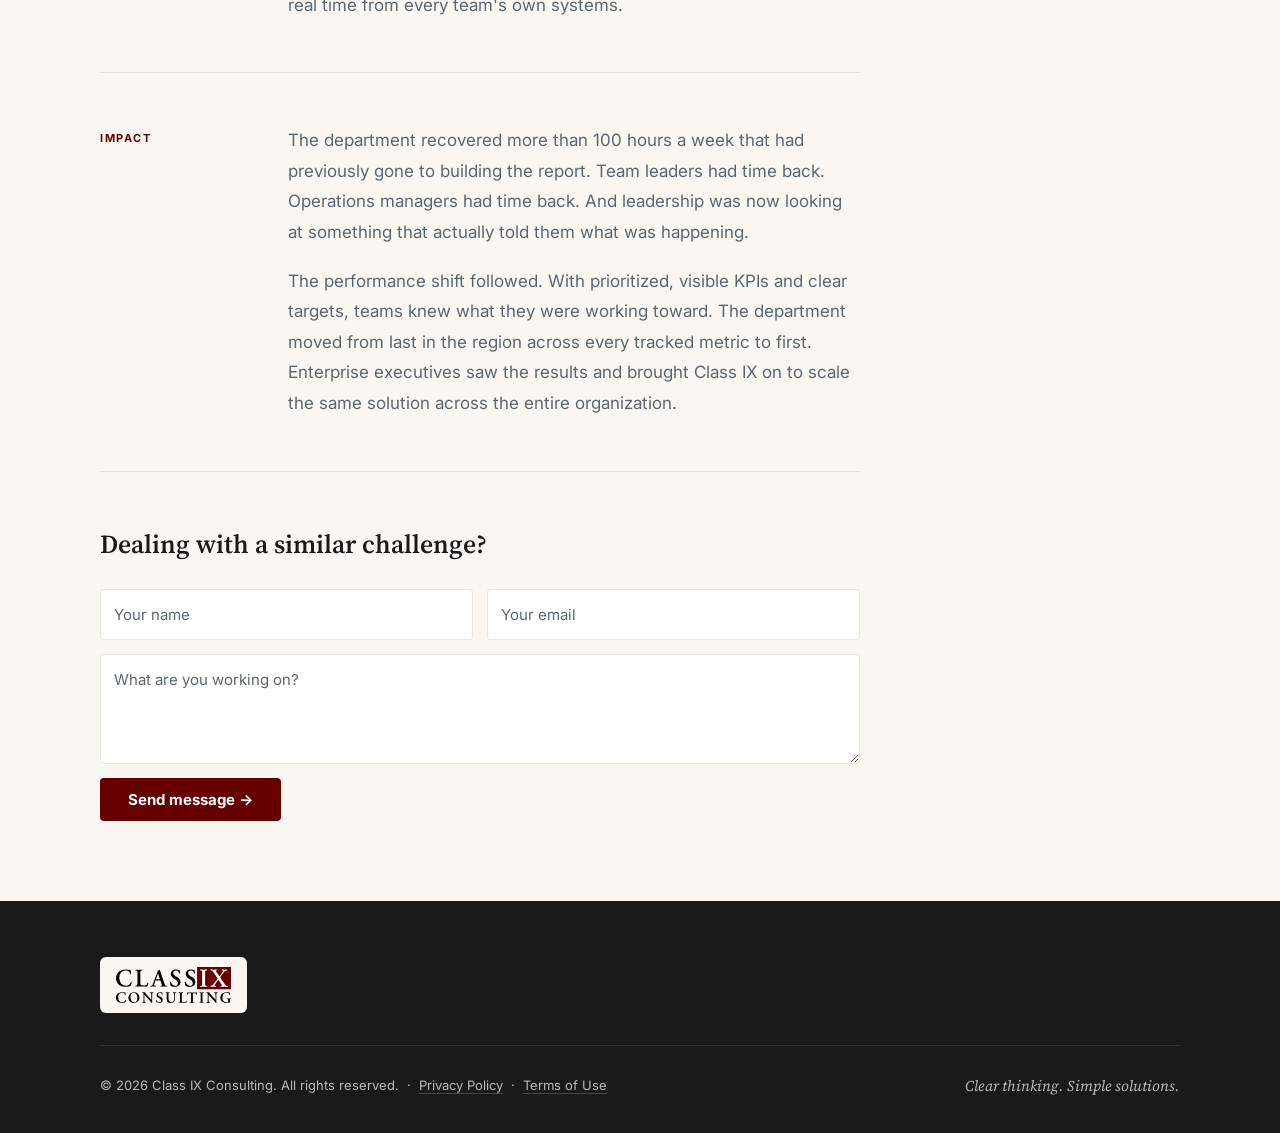
<file: case-study-operations.html>
<!DOCTYPE html>
<html lang="en">
<head>
  <!-- Google tag (gtag.js) -->
  <script async src="https://www.googletagmanager.com/gtag/js?id=G-JJVH26CXZ2"></script>
  <script>
    window.dataLayer = window.dataLayer || [];
    function gtag(){dataLayer.push(arguments);}
    gtag('js', new Date());
    gtag('config', 'G-JJVH26CXZ2');
  </script>

  <meta charset="UTF-8">
  <meta name="viewport" content="width=device-width, initial-scale=1.0">
  <meta name="description" content="How Class IX Consulting replaced a manual reporting system with a custom BI platform — giving leadership real-time visibility into performance data.">
  <title>From Manual Reports to Real-Time Visibility — Class IX Consulting</title>

  <!-- Open Graph -->
  <meta property="og:type" content="article">
  <meta property="og:url" content="https://cixcon.com/case-study-operations.html">
  <meta property="og:site_name" content="Class IX Consulting">
  <meta property="og:title" content="From Manual Reports to Real-Time Visibility — Class IX Consulting">
  <meta property="og:description" content="How Class IX Consulting replaced a manual reporting system with a custom BI platform — giving leadership real-time visibility into performance data.">
  <meta property="og:image" content="https://cixcon.com/images/og-image.png">
  <meta property="og:image:width" content="1200">
  <meta property="og:image:height" content="630">
  <meta property="og:image:alt" content="Class IX Consulting — Clear thinking. Simple solutions.">
  <meta name="twitter:card" content="summary_large_image">
  <meta name="twitter:title" content="From Manual Reports to Real-Time Visibility — Class IX Consulting">
  <meta name="twitter:description" content="How Class IX Consulting replaced a manual reporting system with a custom BI platform — giving leadership real-time visibility into performance data.">
  <meta name="twitter:image" content="https://cixcon.com/images/og-image.png">
  <link rel="canonical" href="https://cixcon.com/case-study-operations.html">
  <link rel="icon" href="./images/branding/class-ix-rect.svg" type="image/svg+xml">
  <link rel="icon" href="./images/branding/favicon-32.png" type="image/png">
  <link rel="apple-touch-icon" href="./images/branding/apple-touch-icon.png">
  <link rel="manifest" href="./site.webmanifest">
  <meta name="theme-color" content="#660000">
  <link rel="preconnect" href="https://fonts.googleapis.com">
  <link rel="preconnect" href="https://fonts.gstatic.com" crossorigin>
  <link rel="preload" as="image" href="./images/branding/class-ix-two-liner.svg">
  <link rel="preload" as="style" onload="this.onload=null;this.rel='stylesheet'" href="https://fonts.googleapis.com/css2?family=Inter:wght@400;700&family=Source+Serif+4:ital,opsz,wght@0,8..60,400;0,8..60,600;1,8..60,400;1,8..60,600&display=swap">
  <noscript><link rel="stylesheet" href="https://fonts.googleapis.com/css2?family=Inter:wght@400;700&family=Source+Serif+4:ital,opsz,wght@0,8..60,400;0,8..60,600;1,8..60,400;1,8..60,600&display=swap"></noscript>

  <link rel="stylesheet" href="./case-study.css?v=4">
</head>
<body>

  <a href="#main-content" class="skip-link">Skip to main content</a>

  <nav class="nav" aria-label="Main navigation">
    <div class="wrap nav-inner">
      <a href="/" class="nav-logo" aria-label="Class IX Consulting — home">
        <img src="./images/branding/class-ix-two-liner.svg" alt="Class IX Consulting" width="128" height="40" fetchpriority="high">
      </a>
      <a href="/" class="nav-back">Home</a>
    </div>
  </nav>

  <main id="main-content">
    <div class="wrap">

      <header class="cs-header">
        <span class="page-eyebrow">Case Study &middot; Operations &amp; Process Improvement</span>
        <h1 class="page-title">From Manual Reports to Real-Time Visibility</h1>
        <p class="cs-intro">A 400-person department was spending over 100 hours a week building a performance report. The data was already in their systems. Nobody had connected it.</p>
        <div class="page-rule"></div>
      </header>

      <div class="cs-sections">

        <div class="cs-section">
          <div class="cs-label">Situation</div>
          <div class="cs-body">
            <p>The department briefed its executive leadership team every week on more than 100 performance indicators. Every team contributed: they pulled numbers from their own systems, transcribed data, copy-pasted figures, and assembled their slice of a presentation that rolled up to department leadership. It happened every week without fail, and it was consuming team leaders and operations managers at a pace that left little room for anything else.</p>
            <p>There was a deeper problem underneath the reporting burden. When an organization tracks 100 performance indicators simultaneously, it cannot meaningfully manage all of them. Teams could not realistically prioritize, and fewer than a quarter were hitting every indicator to standard even when they tried. The data itself was scattered across dozens of separate systems with no common structure, making real synthesis nearly impossible. The report captured information but did not produce a clear picture of what was actually happening or what needed to change.</p>
          </div>
        </div>

        <div class="cs-section">
          <div class="cs-label">Approach</div>
          <div class="cs-body">
            <p>We started with the data layer. Rather than asking teams to change how they operated, we built a centralized database that pulled information from each team's existing systems automatically. Teams got a standardized tool for managing their own data, and the department got a single compiled source that could actually be worked with.</p>
            <p>From there, we connected that database to Power BI and built a reporting layer on top of it. We reduced the KPI set from over 100 to a prioritized set in the tens, selecting the indicators that most directly reflected actual performance and that leadership could act on. The weekly report was rebuilt around that framework: visually clean, organized, and populated automatically without anyone manually filling anything in. When leadership opened it, the data was current, pulled in real time from every team's own systems.</p>
          </div>
        </div>

        <div class="cs-section">
          <div class="cs-label">Impact</div>
          <div class="cs-body">
            <p>The department recovered more than 100 hours a week that had previously gone to building the report. Team leaders had time back. Operations managers had time back. And leadership was now looking at something that actually told them what was happening.</p>
            <p>The performance shift followed. With prioritized, visible KPIs and clear targets, teams knew what they were working toward. The department moved from last in the region across every tracked metric to first. Enterprise executives saw the results and brought Class IX on to scale the same solution across the entire organization.</p>
          </div>
        </div>

      </div>

      <div class="cs-form-section">
        <p class="cs-form-heading">Dealing with a similar challenge?</p>
        <form class="cs-form" action="https://formspree.io/f/xaqvanll" method="POST">
                    <div class="cs-form-row">
            <div class="fg">
              <input type="text" name="name" id="cs-name" autocomplete="name" placeholder=" " required>
              <label for="cs-name">Your name</label>
            </div>
            <div class="fg">
              <input type="email" name="email" id="cs-email" autocomplete="email" placeholder=" " required>
              <label for="cs-email">Your email</label>
            </div>
          </div>
          <div class="fg">
            <textarea name="message" id="cs-message" placeholder=" " required></textarea>
            <label for="cs-message">What are you working on?</label>
          </div>
          <button type="submit" class="btn">Send message &rarr;</button>
        </form>
      </div>

    </div>
  </main>

  <footer>
    <div class="wrap">
      <div class="ft-logo-plate">
        <img src="./images/branding/class-ix-two-liner.svg" alt="Class IX Consulting" width="115" height="36" loading="lazy">
      </div>
      <div class="ft-rule"></div>
      <div class="ft-bottom">
        <span class="ft-copy">&copy; 2026 Class IX Consulting. All rights reserved. &nbsp;&middot;&nbsp; <a href="/privacy.html" class="ft-legal-link">Privacy Policy</a> &nbsp;&middot;&nbsp; <a href="/terms.html" class="ft-legal-link">Terms of Use</a></span>
        <span class="ft-tagline">Clear thinking. Simple solutions.</span>
      </div>
    </div>
  </footer>

  <script>
  (function(){
    var o = document.createElement('div');
    o.style.cssText = 'position:fixed;inset:0;background:#FAF7F2;opacity:1;pointer-events:auto;z-index:10000;transition:opacity 260ms cubic-bezier(0.22,0.61,0.36,1)';
    document.body.appendChild(o);
    function reveal(){ o.style.opacity='0'; o.style.pointerEvents='none'; }
    requestAnimationFrame(function(){ requestAnimationFrame(reveal); });
    setTimeout(reveal, 100);
    document.addEventListener('click', function(e) {
      var a = e.target.closest('a[href]');
      if (!a) return;
      var h = a.getAttribute('href');
      if (!h || h[0]==='#' || /^(https?:|mailto:|tel:)/.test(h) || a.target==='_blank') return;
      e.preventDefault();
      o.style.opacity='1'; o.style.pointerEvents='auto';
      setTimeout(function(){ window.location.href=h; }, 260);
    });
    window.addEventListener('pageshow', function(e) {
      if (e.persisted) { o.style.opacity='0'; o.style.pointerEvents='none'; }
    });
  })();
  </script>
</body>
</html>
</file>
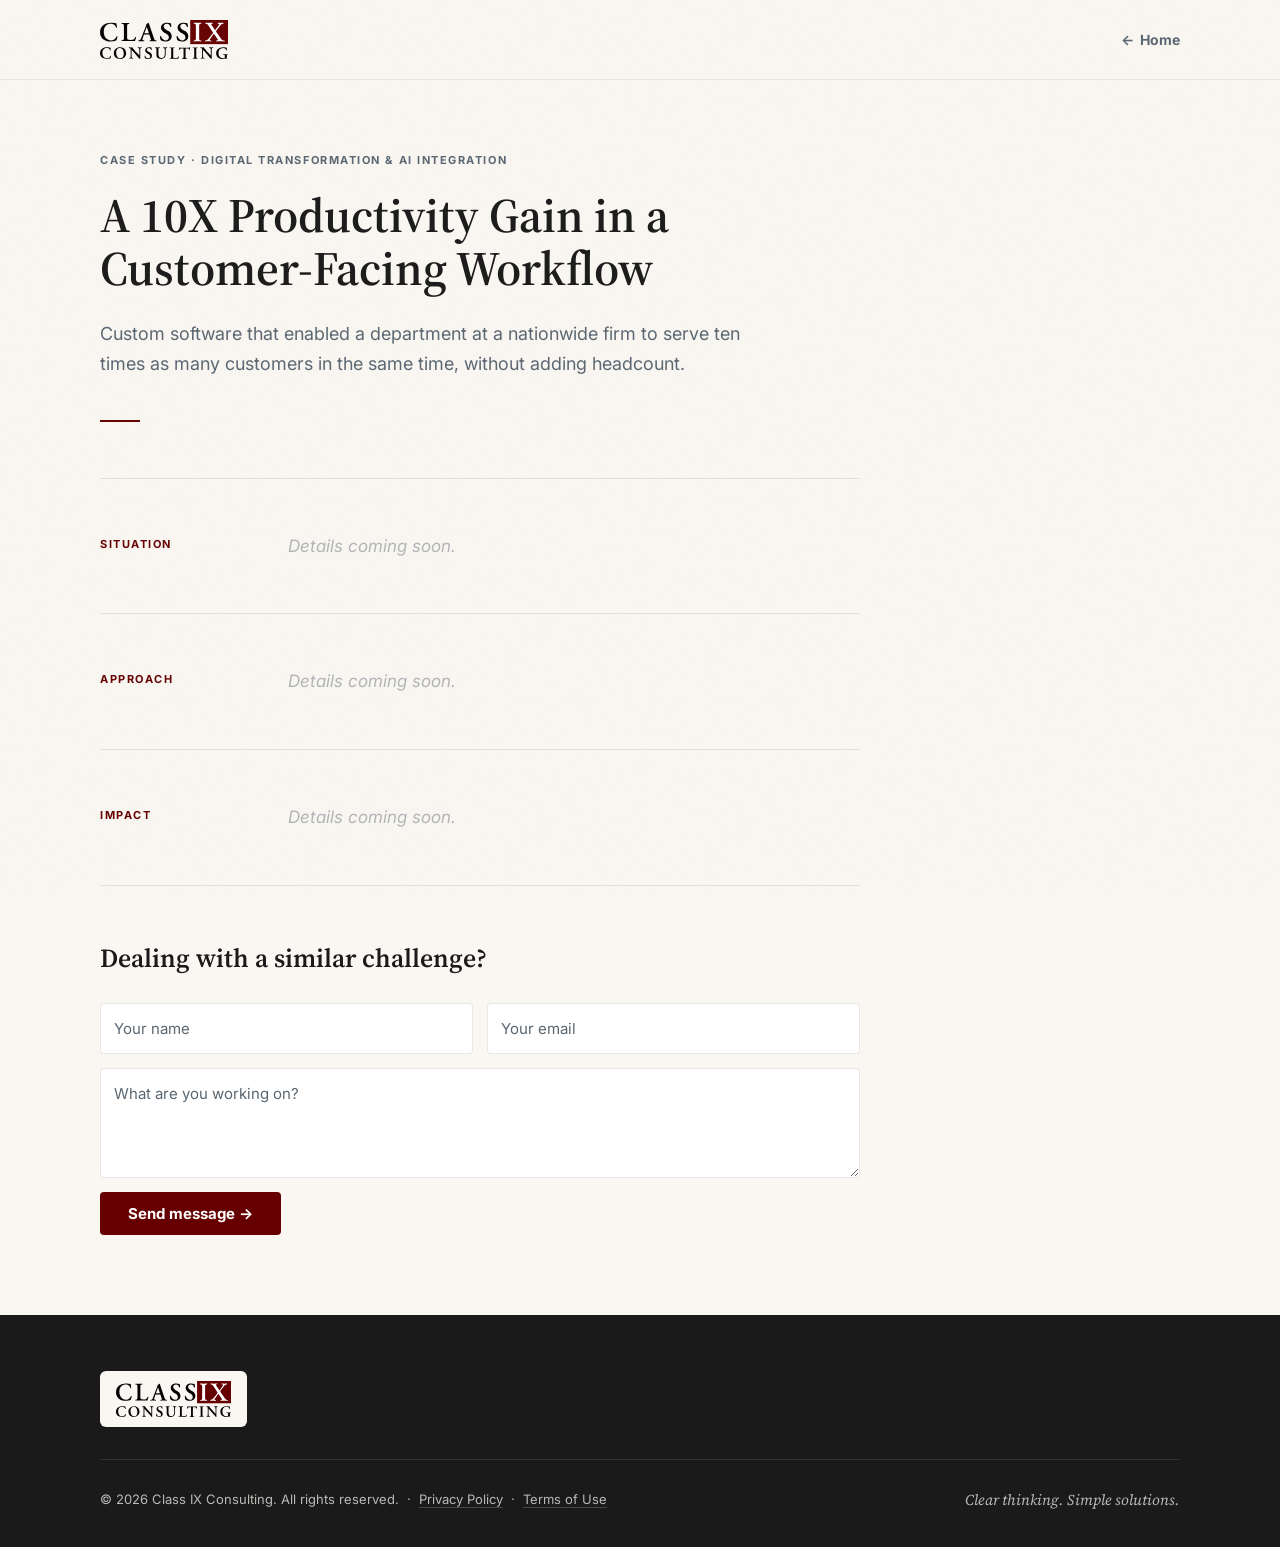
<file: case-study-productivity.html>
<!DOCTYPE html>
<html lang="en">
<head>
  <!-- Google tag (gtag.js) -->
  <script async src="https://www.googletagmanager.com/gtag/js?id=G-JJVH26CXZ2"></script>
  <script>
    window.dataLayer = window.dataLayer || [];
    function gtag(){dataLayer.push(arguments);}
    gtag('js', new Date());
    gtag('config', 'G-JJVH26CXZ2');
  </script>

  <meta charset="UTF-8">
  <meta name="viewport" content="width=device-width, initial-scale=1.0">
  <meta name="description" content="How Class IX Consulting helped a nationwide firm achieve a 10X productivity gain in a customer-facing workflow through custom software.">
  <title>A 10X Productivity Gain in a Customer-Facing Workflow — Class IX Consulting</title>

  <!-- Open Graph -->
  <meta property="og:type" content="article">
  <meta property="og:url" content="https://cixcon.com/case-study-productivity.html">
  <meta property="og:site_name" content="Class IX Consulting">
  <meta property="og:title" content="A 10X Productivity Gain in a Customer-Facing Workflow — Class IX Consulting">
  <meta property="og:description" content="How Class IX Consulting helped a nationwide firm achieve a 10X productivity gain in a customer-facing workflow through custom software.">
  <meta property="og:image" content="https://cixcon.com/images/og-image.png">
  <meta property="og:image:width" content="1200">
  <meta property="og:image:height" content="630">
  <meta property="og:image:alt" content="Class IX Consulting — Clear thinking. Simple solutions.">
  <meta name="twitter:card" content="summary_large_image">
  <meta name="twitter:title" content="A 10X Productivity Gain in a Customer-Facing Workflow — Class IX Consulting">
  <meta name="twitter:description" content="How Class IX Consulting helped a nationwide firm achieve a 10X productivity gain in a customer-facing workflow through custom software.">
  <meta name="twitter:image" content="https://cixcon.com/images/og-image.png">
  <link rel="canonical" href="https://cixcon.com/case-study-productivity.html">
  <link rel="icon" href="./images/branding/class-ix-rect.svg" type="image/svg+xml">
  <link rel="icon" href="./images/branding/favicon-32.png" type="image/png">
  <link rel="apple-touch-icon" href="./images/branding/apple-touch-icon.png">
  <link rel="manifest" href="./site.webmanifest">
  <meta name="theme-color" content="#660000">
  <link rel="preconnect" href="https://fonts.googleapis.com">
  <link rel="preconnect" href="https://fonts.gstatic.com" crossorigin>
  <link rel="preload" as="image" href="./images/branding/class-ix-two-liner.svg">
  <link rel="preload" as="style" onload="this.onload=null;this.rel='stylesheet'" href="https://fonts.googleapis.com/css2?family=Inter:wght@400;700&family=Source+Serif+4:ital,opsz,wght@0,8..60,400;0,8..60,600;1,8..60,400;1,8..60,600&display=swap">
  <noscript><link rel="stylesheet" href="https://fonts.googleapis.com/css2?family=Inter:wght@400;700&family=Source+Serif+4:ital,opsz,wght@0,8..60,400;0,8..60,600;1,8..60,400;1,8..60,600&display=swap"></noscript>

  <link rel="stylesheet" href="./case-study.css?v=4">
</head>
<body>

  <a href="#main-content" class="skip-link">Skip to main content</a>

  <nav class="nav" aria-label="Main navigation">
    <div class="wrap nav-inner">
      <a href="/" class="nav-logo" aria-label="Class IX Consulting — home">
        <img src="./images/branding/class-ix-two-liner.svg" alt="Class IX Consulting" width="128" height="40" fetchpriority="high">
      </a>
      <a href="/" class="nav-back">Home</a>
    </div>
  </nav>

  <main id="main-content">
    <div class="wrap">

      <header class="cs-header">
        <span class="page-eyebrow">Case Study &middot; Digital Transformation &amp; AI Integration</span>
        <h1 class="page-title">A 10X Productivity Gain in a Customer-Facing Workflow</h1>
        <p class="cs-intro">Custom software that enabled a department at a nationwide firm to serve ten times as many customers in the same time, without adding headcount.</p>
        <div class="page-rule"></div>
      </header>

      <div class="cs-sections">

        <div class="cs-section">
          <div class="cs-label">Situation</div>
          <div class="cs-body">
            <p class="cs-placeholder">Details coming soon.</p>
          </div>
        </div>

        <div class="cs-section">
          <div class="cs-label">Approach</div>
          <div class="cs-body">
            <!-- DRAFT: Developed custom software for a nationwide firm enabling a department to increase productivity by 10X in a customer facing workflow. -->
            <p class="cs-placeholder">Details coming soon.</p>
          </div>
        </div>

        <div class="cs-section">
          <div class="cs-label">Impact</div>
          <div class="cs-body">
            <p class="cs-placeholder">Details coming soon.</p>
          </div>
        </div>

      </div>

      <div class="cs-form-section">
        <p class="cs-form-heading">Dealing with a similar challenge?</p>
        <form class="cs-form" action="https://formspree.io/f/xaqvanll" method="POST">
                    <div class="cs-form-row">
            <div class="fg">
              <input type="text" name="name" id="cs-name" autocomplete="name" placeholder=" " required>
              <label for="cs-name">Your name</label>
            </div>
            <div class="fg">
              <input type="email" name="email" id="cs-email" autocomplete="email" placeholder=" " required>
              <label for="cs-email">Your email</label>
            </div>
          </div>
          <div class="fg">
            <textarea name="message" id="cs-message" placeholder=" " required></textarea>
            <label for="cs-message">What are you working on?</label>
          </div>
          <button type="submit" class="btn">Send message &rarr;</button>
        </form>
      </div>

    </div>
  </main>

  <footer>
    <div class="wrap">
      <div class="ft-logo-plate">
        <img src="./images/branding/class-ix-two-liner.svg" alt="Class IX Consulting" width="115" height="36" loading="lazy">
      </div>
      <div class="ft-rule"></div>
      <div class="ft-bottom">
        <span class="ft-copy">&copy; 2026 Class IX Consulting. All rights reserved. &nbsp;&middot;&nbsp; <a href="/privacy.html" class="ft-legal-link">Privacy Policy</a> &nbsp;&middot;&nbsp; <a href="/terms.html" class="ft-legal-link">Terms of Use</a></span>
        <span class="ft-tagline">Clear thinking. Simple solutions.</span>
      </div>
    </div>
  </footer>

  <script>
  (function(){
    var o = document.createElement('div');
    o.style.cssText = 'position:fixed;inset:0;background:#FAF7F2;opacity:1;pointer-events:auto;z-index:10000;transition:opacity 260ms cubic-bezier(0.22,0.61,0.36,1)';
    document.body.appendChild(o);
    function reveal(){ o.style.opacity='0'; o.style.pointerEvents='none'; }
    requestAnimationFrame(function(){ requestAnimationFrame(reveal); });
    setTimeout(reveal, 100);
    document.addEventListener('click', function(e) {
      var a = e.target.closest('a[href]');
      if (!a) return;
      var h = a.getAttribute('href');
      if (!h || h[0]==='#' || /^(https?:|mailto:|tel:)/.test(h) || a.target==='_blank') return;
      e.preventDefault();
      o.style.opacity='1'; o.style.pointerEvents='auto';
      setTimeout(function(){ window.location.href=h; }, 260);
    });
    window.addEventListener('pageshow', function(e) {
      if (e.persisted) { o.style.opacity='0'; o.style.pointerEvents='none'; }
    });
  })();
  </script>
</body>
</html>
</file>
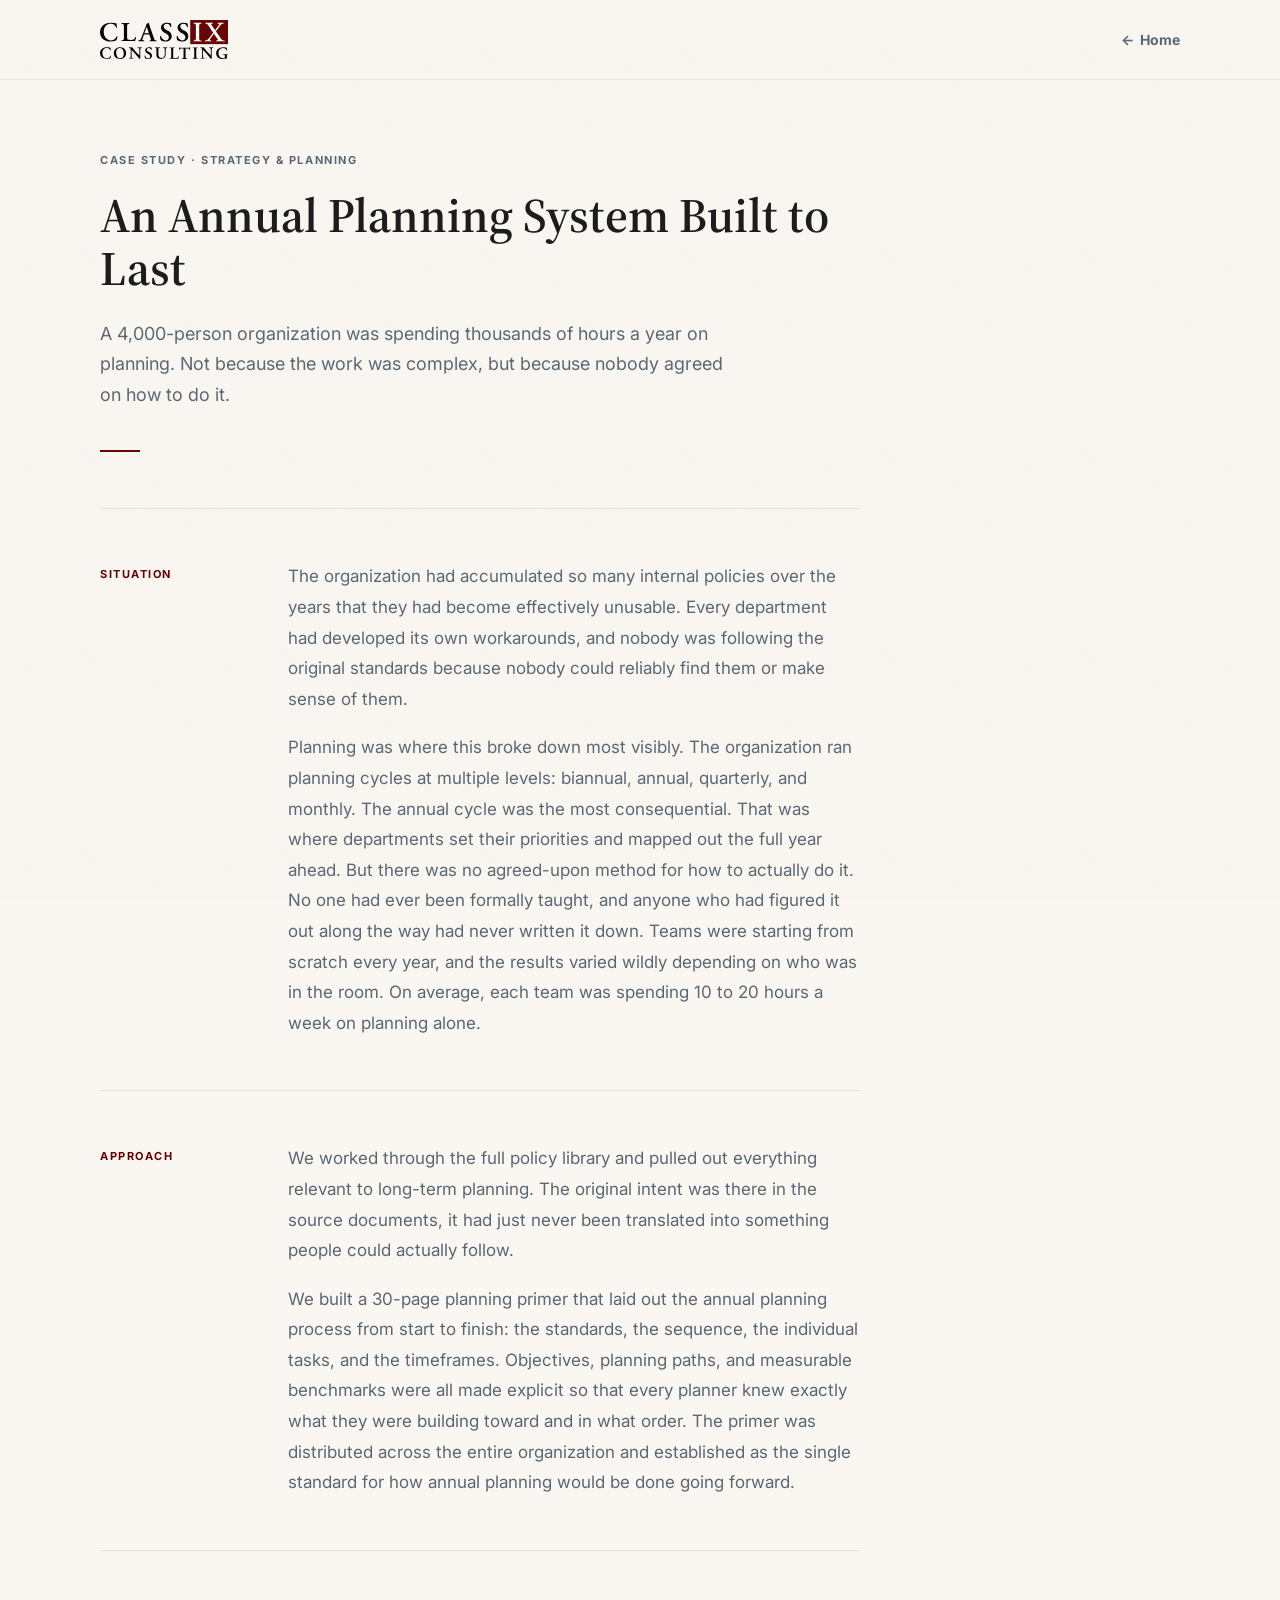
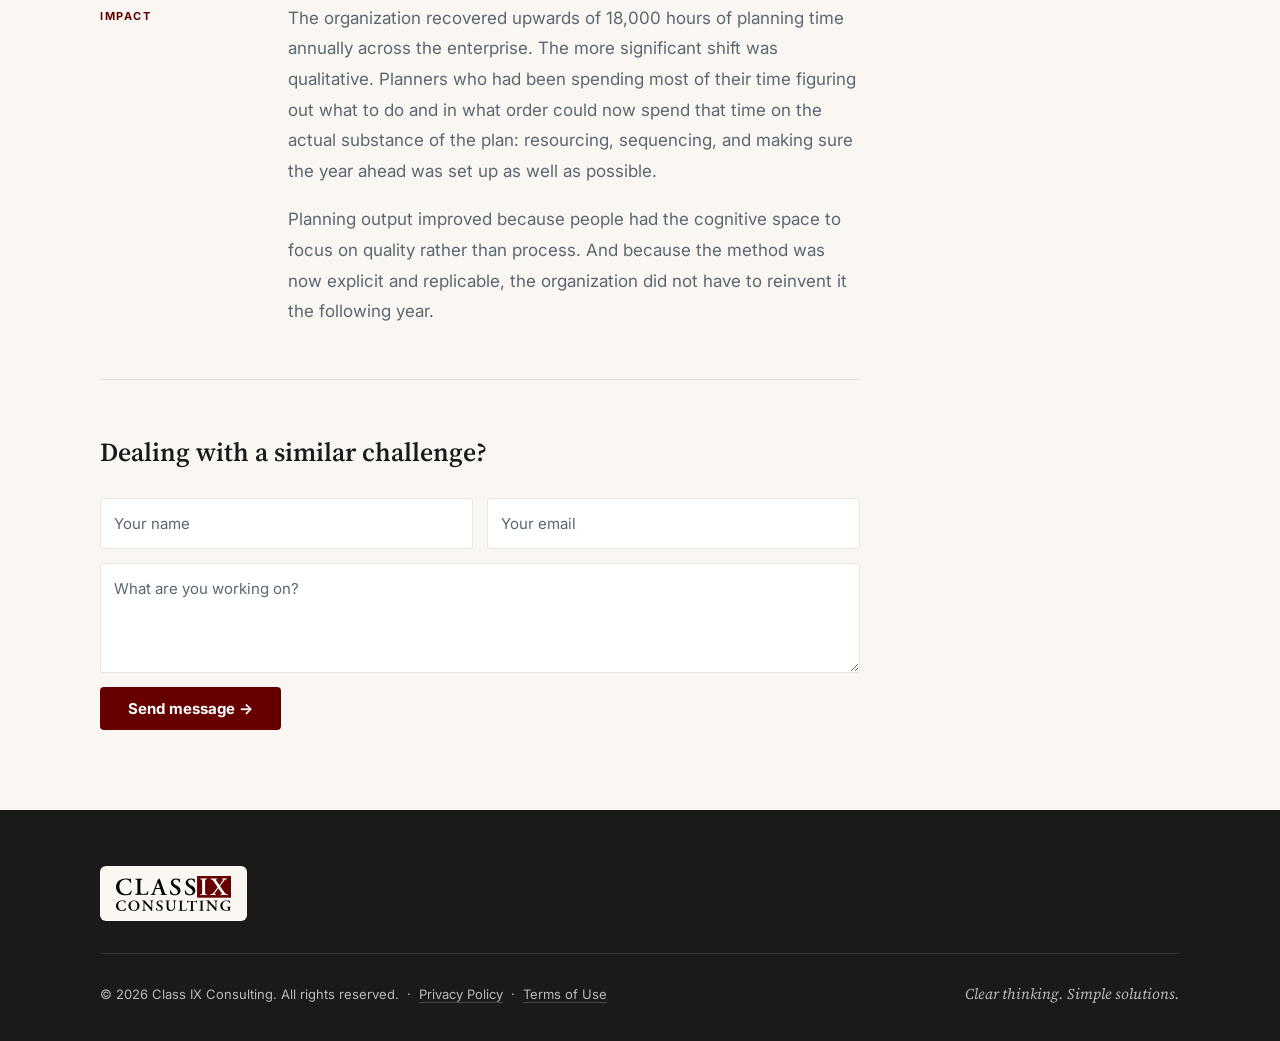
<file: case-study-strategy.html>
<!DOCTYPE html>
<html lang="en">
<head>
  <!-- Google tag (gtag.js) -->
  <script async src="https://www.googletagmanager.com/gtag/js?id=G-JJVH26CXZ2"></script>
  <script>
    window.dataLayer = window.dataLayer || [];
    function gtag(){dataLayer.push(arguments);}
    gtag('js', new Date());
    gtag('config', 'G-JJVH26CXZ2');
  </script>

  <meta charset="UTF-8">
  <meta name="viewport" content="width=device-width, initial-scale=1.0">
  <meta name="description" content="How Class IX Consulting built a repeatable annual planning system that saves thousands of man-hours each year.">
  <title>An Annual Planning System Built to Last — Class IX Consulting</title>

  <!-- Open Graph -->
  <meta property="og:type" content="article">
  <meta property="og:url" content="https://cixcon.com/case-study-strategy.html">
  <meta property="og:site_name" content="Class IX Consulting">
  <meta property="og:title" content="An Annual Planning System Built to Last — Class IX Consulting">
  <meta property="og:description" content="How Class IX Consulting built a repeatable annual planning system that saves thousands of man-hours each year.">
  <meta property="og:image" content="https://cixcon.com/images/og-image.png">
  <meta property="og:image:width" content="1200">
  <meta property="og:image:height" content="630">
  <meta property="og:image:alt" content="Class IX Consulting — Clear thinking. Simple solutions.">
  <meta name="twitter:card" content="summary_large_image">
  <meta name="twitter:title" content="An Annual Planning System Built to Last — Class IX Consulting">
  <meta name="twitter:description" content="How Class IX Consulting built a repeatable annual planning system that saves thousands of man-hours each year.">
  <meta name="twitter:image" content="https://cixcon.com/images/og-image.png">
  <link rel="canonical" href="https://cixcon.com/case-study-strategy.html">
  <link rel="icon" href="./images/branding/class-ix-rect.svg" type="image/svg+xml">
  <link rel="icon" href="./images/branding/favicon-32.png" type="image/png">
  <link rel="apple-touch-icon" href="./images/branding/apple-touch-icon.png">
  <link rel="manifest" href="./site.webmanifest">
  <meta name="theme-color" content="#660000">
  <link rel="preconnect" href="https://fonts.googleapis.com">
  <link rel="preconnect" href="https://fonts.gstatic.com" crossorigin>
  <link rel="preload" as="image" href="./images/branding/class-ix-two-liner.svg">
  <link rel="preload" as="style" onload="this.onload=null;this.rel='stylesheet'" href="https://fonts.googleapis.com/css2?family=Inter:wght@400;700&family=Source+Serif+4:ital,opsz,wght@0,8..60,400;0,8..60,600;1,8..60,400;1,8..60,600&display=swap">
  <noscript><link rel="stylesheet" href="https://fonts.googleapis.com/css2?family=Inter:wght@400;700&family=Source+Serif+4:ital,opsz,wght@0,8..60,400;0,8..60,600;1,8..60,400;1,8..60,600&display=swap"></noscript>

  <link rel="stylesheet" href="./case-study.css?v=4">
</head>
<body>

  <a href="#main-content" class="skip-link">Skip to main content</a>

  <nav class="nav" aria-label="Main navigation">
    <div class="wrap nav-inner">
      <a href="/" class="nav-logo" aria-label="Class IX Consulting — home">
        <img src="./images/branding/class-ix-two-liner.svg" alt="Class IX Consulting" width="128" height="40" fetchpriority="high">
      </a>
      <a href="/" class="nav-back">Home</a>
    </div>
  </nav>

  <main id="main-content">
    <div class="wrap">

      <header class="cs-header">
        <span class="page-eyebrow">Case Study &middot; Strategy &amp; Planning</span>
        <h1 class="page-title">An Annual Planning System Built to Last</h1>
        <p class="cs-intro">A 4,000-person organization was spending thousands of hours a year on planning. Not because the work was complex, but because nobody agreed on how to do it.</p>
        <div class="page-rule"></div>
      </header>

      <div class="cs-sections">

        <div class="cs-section">
          <div class="cs-label">Situation</div>
          <div class="cs-body">
            <p>The organization had accumulated so many internal policies over the years that they had become effectively unusable. Every department had developed its own workarounds, and nobody was following the original standards because nobody could reliably find them or make sense of them.</p>
            <p>Planning was where this broke down most visibly. The organization ran planning cycles at multiple levels: biannual, annual, quarterly, and monthly. The annual cycle was the most consequential. That was where departments set their priorities and mapped out the full year ahead. But there was no agreed-upon method for how to actually do it. No one had ever been formally taught, and anyone who had figured it out along the way had never written it down. Teams were starting from scratch every year, and the results varied wildly depending on who was in the room. On average, each team was spending 10 to 20 hours a week on planning alone.</p>
          </div>
        </div>

        <div class="cs-section">
          <div class="cs-label">Approach</div>
          <div class="cs-body">
            <p>We worked through the full policy library and pulled out everything relevant to long-term planning. The original intent was there in the source documents, it had just never been translated into something people could actually follow.</p>
            <p>We built a 30-page planning primer that laid out the annual planning process from start to finish: the standards, the sequence, the individual tasks, and the timeframes. Objectives, planning paths, and measurable benchmarks were all made explicit so that every planner knew exactly what they were building toward and in what order. The primer was distributed across the entire organization and established as the single standard for how annual planning would be done going forward.</p>
          </div>
        </div>

        <div class="cs-section">
          <div class="cs-label">Impact</div>
          <div class="cs-body">
            <p>The organization recovered upwards of 18,000 hours of planning time annually across the enterprise. The more significant shift was qualitative. Planners who had been spending most of their time figuring out what to do and in what order could now spend that time on the actual substance of the plan: resourcing, sequencing, and making sure the year ahead was set up as well as possible.</p>
            <p>Planning output improved because people had the cognitive space to focus on quality rather than process. And because the method was now explicit and replicable, the organization did not have to reinvent it the following year.</p>
          </div>
        </div>

      </div>

      <div class="cs-form-section">
        <p class="cs-form-heading">Dealing with a similar challenge?</p>
        <form class="cs-form" action="https://formspree.io/f/xaqvanll" method="POST">
                    <div class="cs-form-row">
            <div class="fg">
              <input type="text" name="name" id="cs-name" autocomplete="name" placeholder=" " required>
              <label for="cs-name">Your name</label>
            </div>
            <div class="fg">
              <input type="email" name="email" id="cs-email" autocomplete="email" placeholder=" " required>
              <label for="cs-email">Your email</label>
            </div>
          </div>
          <div class="fg">
            <textarea name="message" id="cs-message" placeholder=" " required></textarea>
            <label for="cs-message">What are you working on?</label>
          </div>
          <button type="submit" class="btn">Send message &rarr;</button>
        </form>
      </div>

    </div>
  </main>

  <footer>
    <div class="wrap">
      <div class="ft-logo-plate">
        <img src="./images/branding/class-ix-two-liner.svg" alt="Class IX Consulting" width="115" height="36" loading="lazy">
      </div>
      <div class="ft-rule"></div>
      <div class="ft-bottom">
        <span class="ft-copy">&copy; 2026 Class IX Consulting. All rights reserved. &nbsp;&middot;&nbsp; <a href="/privacy.html" class="ft-legal-link">Privacy Policy</a> &nbsp;&middot;&nbsp; <a href="/terms.html" class="ft-legal-link">Terms of Use</a></span>
        <span class="ft-tagline">Clear thinking. Simple solutions.</span>
      </div>
    </div>
  </footer>

  <script>
  (function(){
    var o = document.createElement('div');
    o.style.cssText = 'position:fixed;inset:0;background:#FAF7F2;opacity:1;pointer-events:auto;z-index:10000;transition:opacity 260ms cubic-bezier(0.22,0.61,0.36,1)';
    document.body.appendChild(o);
    function reveal(){ o.style.opacity='0'; o.style.pointerEvents='none'; }
    requestAnimationFrame(function(){ requestAnimationFrame(reveal); });
    setTimeout(reveal, 100);
    document.addEventListener('click', function(e) {
      var a = e.target.closest('a[href]');
      if (!a) return;
      var h = a.getAttribute('href');
      if (!h || h[0]==='#' || /^(https?:|mailto:|tel:)/.test(h) || a.target==='_blank') return;
      e.preventDefault();
      o.style.opacity='1'; o.style.pointerEvents='auto';
      setTimeout(function(){ window.location.href=h; }, 260);
    });
    window.addEventListener('pageshow', function(e) {
      if (e.persisted) { o.style.opacity='0'; o.style.pointerEvents='none'; }
    });
  })();
  </script>
</body>
</html>
</file>
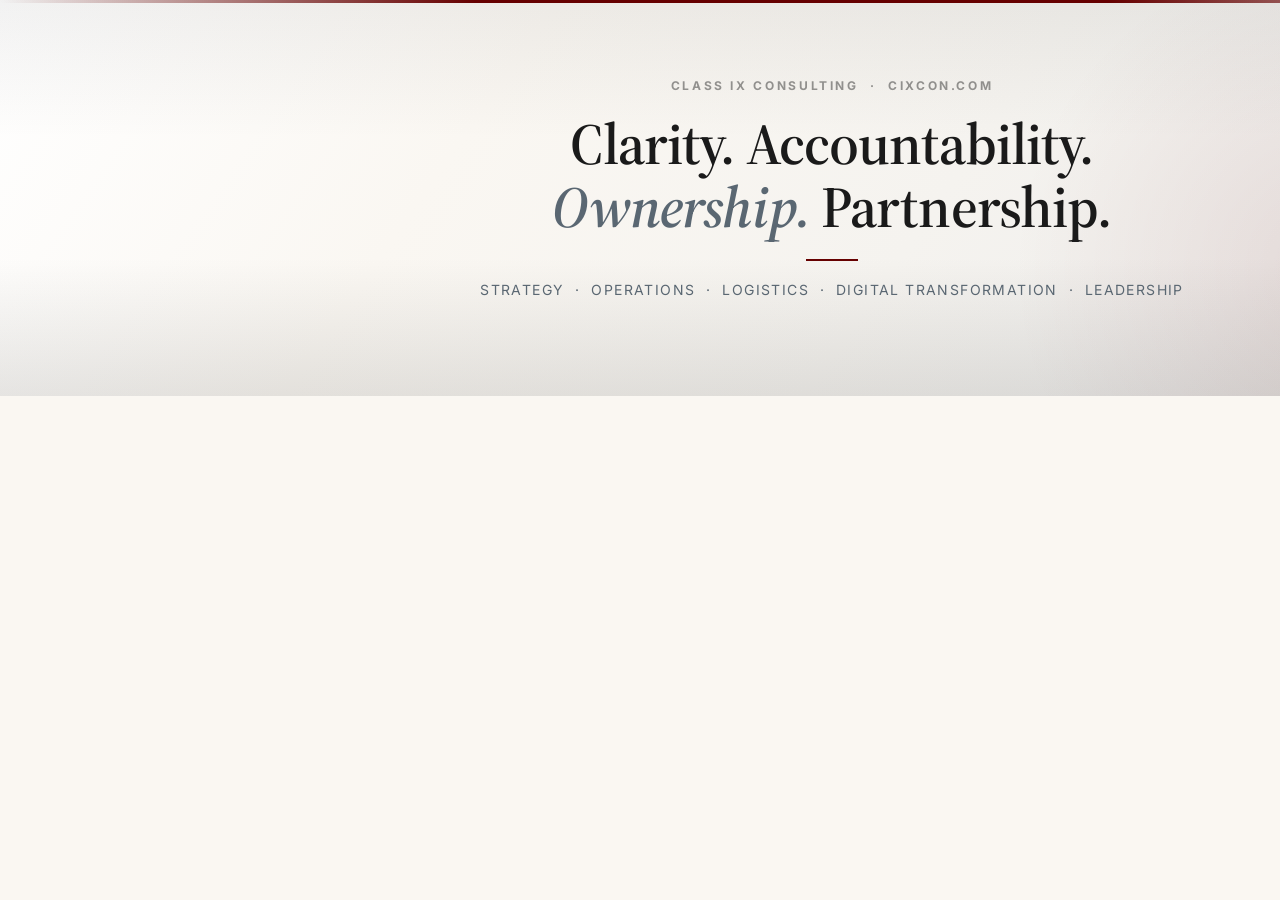
<file: linkedin-banner.html>
<!DOCTYPE html>
<html>
<head>
  <meta charset="UTF-8">
  <link href="https://fonts.googleapis.com/css2?family=Inter:wght@400;700&family=Source+Serif+4:ital,opsz,wght@0,8..60,600;1,8..60,600&display=swap" rel="stylesheet">
  <style>
    * { margin: 0; padding: 0; box-sizing: border-box; }

    body {
      width: 1584px;
      height: 396px;
      overflow: hidden;
      background: #FAF7F2;
    }

    .banner {
      width: 1584px;
      height: 396px;
      position: relative;
      overflow: hidden;
      display: flex;
      align-items: center;
      justify-content: center;
    }

    /* Light neutral gradient */
    .bg {
      position: absolute;
      inset: 0;
      background: linear-gradient(125deg,
        #FFFFFF 0%,
        #FAF7F2 30%,
        #F5F3EF 58%,
        #F0EFED 78%,
        #E9E7E4 100%
      );
    }

    /* Right-side oxblood bloom */
    .bloom {
      position: absolute;
      right: -100px;
      top: -80px;
      width: 700px;
      height: 700px;
      background: radial-gradient(ellipse, rgba(102,0,0,0.09) 0%, transparent 65%);
    }

    /* Vignette */
    .vignette {
      position: absolute;
      inset: 0;
      background: linear-gradient(180deg,
        rgba(26,26,26,0.06) 0%,
        transparent 35%,
        transparent 65%,
        rgba(26,26,26,0.10) 100%
      );
    }

    /* Oxblood top rule */
    .top-rule {
      position: absolute;
      top: 0;
      left: 0;
      right: 0;
      height: 3px;
      background: linear-gradient(90deg, transparent 0%, #660000 30%, #660000 70%, transparent 100%);
    }

    /* Content — centered, safe from logo overlay (bottom-left ~130px x 130px) */
    .content {
      position: relative;
      z-index: 10;
      display: flex;
      flex-direction: column;
      align-items: center;
      text-align: center;
      gap: 20px;
      padding-bottom: 20px;
      /* Shift slightly right to visually balance with logo overlay on left */
      margin-left: 80px;
    }

    .eyebrow {
      font-family: "Inter", sans-serif;
      font-size: 12px;
      font-weight: 700;
      letter-spacing: 0.22em;
      text-transform: uppercase;
      color: rgba(26,26,26,0.45);
    }

    .tagline {
      font-family: "Source Serif 4", Georgia, serif;
      font-size: 58px;
      font-weight: 600;
      color: #1A1A1A;
      line-height: 1.08;
      letter-spacing: -0.015em;
    }

    .tagline .accent {
      font-style: italic;
      color: #5A6772;
    }

    .divider {
      width: 52px;
      height: 2px;
      background: #660000;
    }

    .sub {
      font-family: "Inter", sans-serif;
      font-size: 14px;
      font-weight: 400;
      letter-spacing: 0.10em;
      text-transform: uppercase;
      color: #5A6772;
    }

    .url {
      position: absolute;
      bottom: 22px;
      right: 52px;
      font-family: "Inter", sans-serif;
      font-size: 13px;
      font-weight: 700;
      letter-spacing: 0.08em;
      color: rgba(26,26,26,0.30);
      z-index: 10;
    }
  </style>
</head>
<body>
  <div class="banner">
    <div class="bg"></div>
    <div class="bloom"></div>

    <div class="vignette"></div>
    <div class="top-rule"></div>

    <div class="content">
      <div class="eyebrow">Class IX Consulting &nbsp;·&nbsp; cixcon.com</div>
      <div class="tagline">
        Clarity. Accountability.<br><span class="accent">Ownership.</span> Partnership.
      </div>
      <div class="divider"></div>
      <div class="sub">Strategy &nbsp;·&nbsp; Operations &nbsp;·&nbsp; Logistics &nbsp;·&nbsp; Digital Transformation &nbsp;·&nbsp; Leadership</div>
    </div>

    <div class="url">cixcon.com</div>
  </div>
  <script>
  (function(){
    var o = document.createElement('div');
    o.style.cssText = 'position:fixed;inset:0;background:#FAF7F2;opacity:1;pointer-events:auto;z-index:10000;transition:opacity 260ms cubic-bezier(0.22,0.61,0.36,1)';
    document.body.appendChild(o);
    function reveal(){ o.style.opacity='0'; o.style.pointerEvents='none'; }
    requestAnimationFrame(function(){ requestAnimationFrame(reveal); });
    setTimeout(reveal, 100);
    document.addEventListener('click', function(e) {
      var a = e.target.closest('a[href]');
      if (!a) return;
      var h = a.getAttribute('href');
      if (!h || h[0]==='#' || /^(https?:|mailto:|tel:)/.test(h) || a.target==='_blank') return;
      e.preventDefault();
      o.style.opacity='1'; o.style.pointerEvents='auto';
      setTimeout(function(){ window.location.href=h; }, 260);
    });
    window.addEventListener('pageshow', function(e) {
      if (e.persisted) { o.style.opacity='0'; o.style.pointerEvents='none'; }
    });
  })();
  </script>
</body>
</html>
</file>
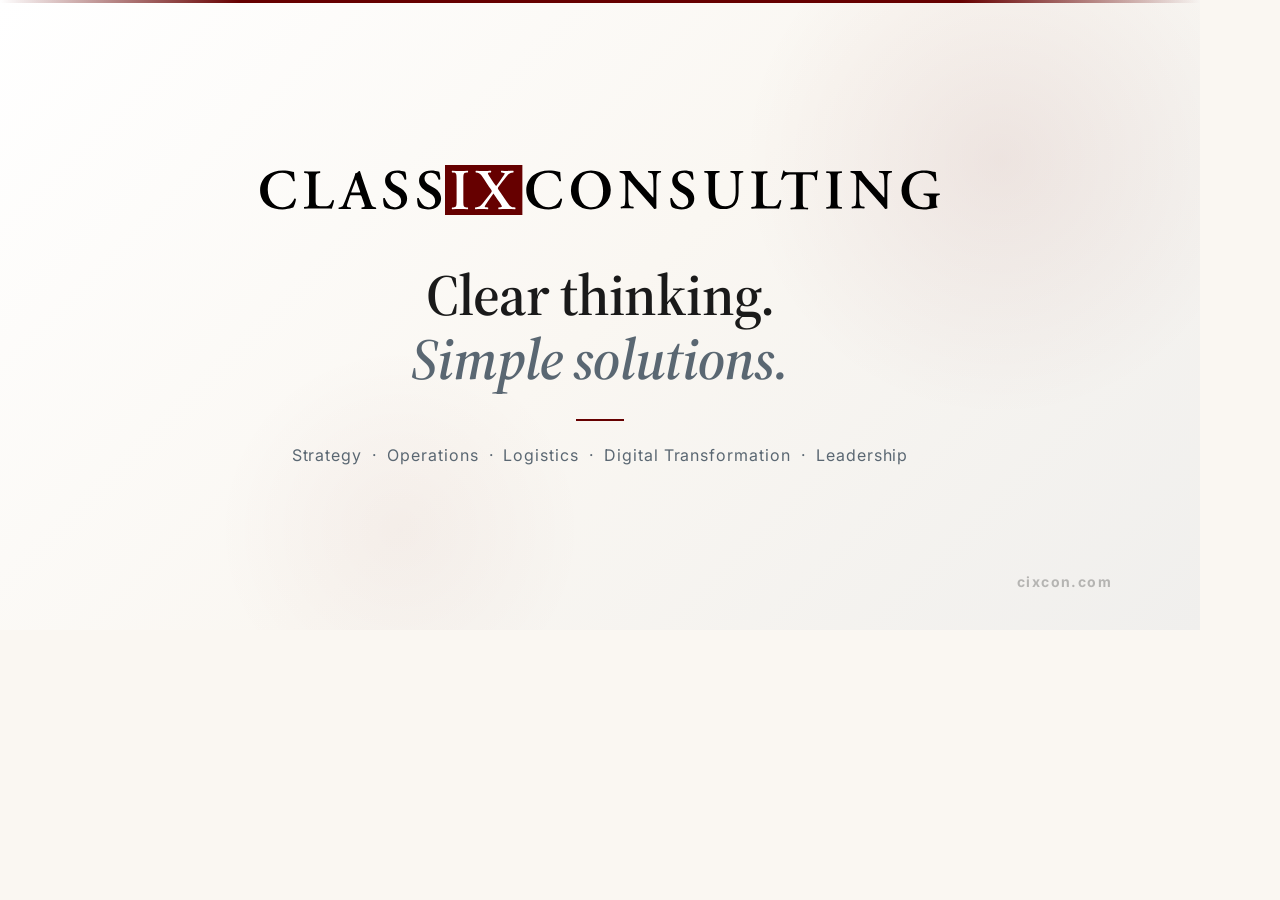
<file: og-image.html>
<!DOCTYPE html>
<html>
<head>
  <meta charset="UTF-8">
  <link href="https://fonts.googleapis.com/css2?family=Inter:wght@400;700&family=Source+Serif+4:ital,opsz,wght@0,8..60,600;1,8..60,600&display=swap" rel="stylesheet">
  <style>
    * { margin: 0; padding: 0; box-sizing: border-box; }

    body {
      width: 1200px;
      height: 630px;
      overflow: hidden;
      background: #FAF7F2;
    }

    .card {
      width: 1200px;
      height: 630px;
      position: relative;
      overflow: hidden;
      display: flex;
      flex-direction: column;
      align-items: center;
      justify-content: center;
      padding: 72px 88px;
    }

    /* Background gradient — light neutral */
    .bg {
      position: absolute;
      inset: 0;
      background: linear-gradient(135deg, #FFFFFF 0%, #FAF7F2 50%, #F0EFED 100%);
    }

    /* Ambient oxblood glow — top right */
    .glow-1 {
      position: absolute;
      top: -120px;
      right: -80px;
      width: 560px;
      height: 560px;
      background: radial-gradient(ellipse, rgba(102,0,0,0.07) 0%, transparent 65%);
    }

    /* Ambient oxblood glow — bottom left, lower opacity for depth */
    .glow-2 {
      position: absolute;
      bottom: -100px;
      left: 200px;
      width: 400px;
      height: 400px;
      background: radial-gradient(ellipse, rgba(102,0,0,0.04) 0%, transparent 65%);
    }

    /* Oxblood top rule */
    .top-rule {
      position: absolute;
      top: 0; left: 0; right: 0;
      height: 3px;
      background: linear-gradient(90deg, transparent 0%, #660000 20%, #660000 80%, transparent 100%);
    }

    /* Content */
    .content {
      position: relative;
      z-index: 10;
      display: flex;
      flex-direction: column;
      align-items: center;
      text-align: center;
    }

    .logo {
      margin-bottom: 48px;
    }

    .logo img {
      width: 680px;
      height: auto;
      display: block;
    }

    .eyebrow {
      font-family: "Inter", sans-serif;
      font-size: 13px;
      font-weight: 700;
      letter-spacing: 0.18em;
      text-transform: uppercase;
      color: rgba(26,26,26,0.40);
      margin-bottom: 18px;
    }

    .tagline {
      font-family: "Source Serif 4", Georgia, serif;
      font-size: 58px;
      font-weight: 600;
      color: #1A1A1A;
      line-height: 1.1;
      letter-spacing: -0.015em;
      margin-bottom: 28px;
    }

    .tagline .accent {
      font-style: italic;
      color: #5A6772;
    }

    .divider {
      width: 48px;
      height: 2px;
      background: #660000;
      margin-bottom: 24px;
    }

    .sub {
      font-family: "Inter", sans-serif;
      font-size: 16px;
      font-weight: 400;
      color: #5A6772;
      letter-spacing: 0.06em;
    }

    .url {
      position: absolute;
      bottom: 40px;
      right: 88px;
      font-family: "Inter", sans-serif;
      font-size: 14px;
      font-weight: 700;
      letter-spacing: 0.10em;
      color: rgba(26,26,26,0.28);
      z-index: 10;
    }
  </style>
</head>
<body>
  <div class="card">
    <div class="bg"></div>
    <div class="glow-1"></div>
    <div class="glow-2"></div>
    <div class="top-rule"></div>

    <div class="content">
      <div class="logo">
        <img src="./images/branding/class-ix-one-liner.svg" alt="Class IX Consulting">
      </div>
      <div class="tagline">
        Clear thinking.<br><span class="accent">Simple solutions.</span>
      </div>
      <div class="divider"></div>
      <div class="sub">Strategy &nbsp;·&nbsp; Operations &nbsp;·&nbsp; Logistics &nbsp;·&nbsp; Digital Transformation &nbsp;·&nbsp; Leadership</div>
    </div>

    <div class="url">cixcon.com</div>
  </div>
</body>
</html>
</file>
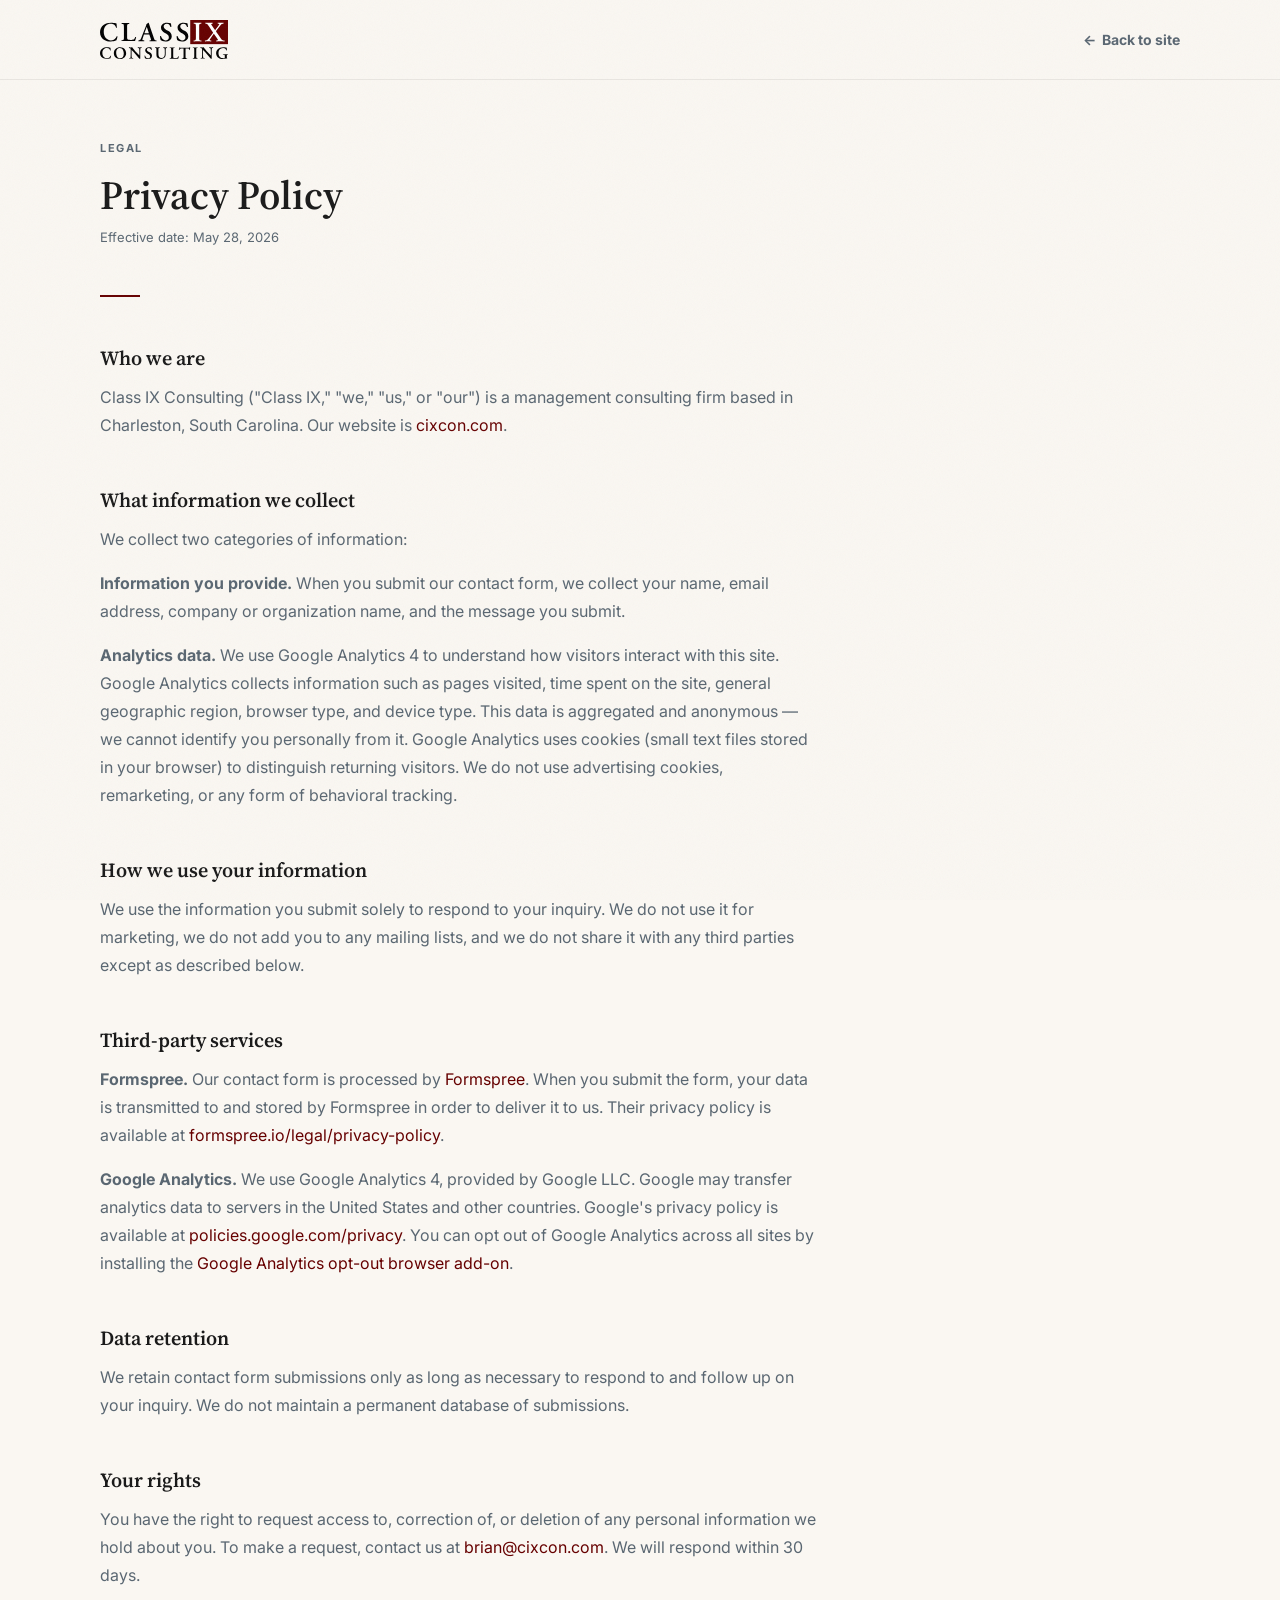
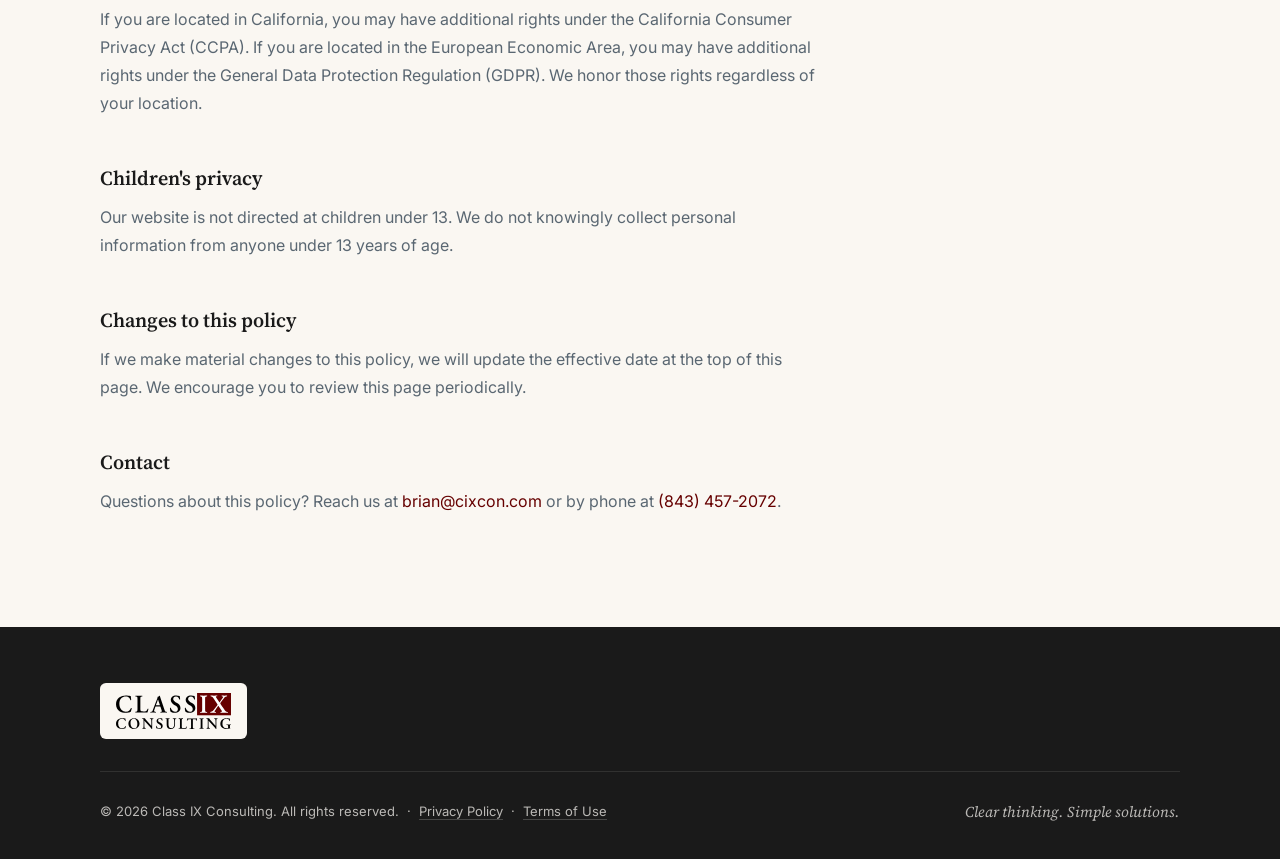
<file: privacy.html>
<!DOCTYPE html>
<html lang="en">
<head>
  <!-- Google tag (gtag.js) -->
  <script async src="https://www.googletagmanager.com/gtag/js?id=G-JJVH26CXZ2"></script>
  <script>
    window.dataLayer = window.dataLayer || [];
    function gtag(){dataLayer.push(arguments);}
    gtag('js', new Date());
    gtag('config', 'G-JJVH26CXZ2');
  </script>

  <meta charset="UTF-8">
  <meta name="viewport" content="width=device-width, initial-scale=1.0">
  <meta name="description" content="Privacy Policy — Class IX Consulting">
  <title>Privacy Policy — Class IX Consulting</title>

  <!-- Open Graph -->
  <meta property="og:type" content="website">
  <meta property="og:url" content="https://cixcon.com/privacy.html">
  <meta property="og:site_name" content="Class IX Consulting">
  <meta property="og:title" content="Privacy Policy — Class IX Consulting">
  <meta property="og:description" content="How Class IX Consulting collects, uses, and protects your information.">
  <meta property="og:image" content="https://cixcon.com/images/og-image.png">
  <meta property="og:image:width" content="1200">
  <meta property="og:image:height" content="630">
  <meta property="og:image:alt" content="Class IX Consulting — Clear thinking. Simple solutions.">
  <meta name="twitter:card" content="summary_large_image">
  <meta name="twitter:title" content="Privacy Policy — Class IX Consulting">
  <meta name="twitter:description" content="How Class IX Consulting collects, uses, and protects your information.">
  <meta name="twitter:image" content="https://cixcon.com/images/og-image.png">
  <link rel="canonical" href="https://cixcon.com/privacy.html">
  <link rel="icon" href="./images/branding/class-ix-rect.svg" type="image/svg+xml">
  <link rel="icon" href="./images/branding/favicon-32.png" type="image/png">
  <link rel="apple-touch-icon" href="./images/branding/apple-touch-icon.png">
  <link rel="manifest" href="./site.webmanifest">
  <meta name="theme-color" content="#660000">
  <link rel="preconnect" href="https://fonts.googleapis.com">
  <link rel="preconnect" href="https://fonts.gstatic.com" crossorigin>
  <link rel="preload" as="image" href="./images/branding/class-ix-two-liner.svg">
  <link rel="preload" as="style" onload="this.onload=null;this.rel='stylesheet'" href="https://fonts.googleapis.com/css2?family=Inter:wght@400;700&family=Source+Serif+4:ital,opsz,wght@0,8..60,400;0,8..60,600;1,8..60,400;1,8..60,600&display=swap">
  <noscript><link rel="stylesheet" href="https://fonts.googleapis.com/css2?family=Inter:wght@400;700&family=Source+Serif+4:ital,opsz,wght@0,8..60,400;0,8..60,600;1,8..60,400;1,8..60,600&display=swap"></noscript>

  <style>
    *, *::before, *::after { box-sizing: border-box; margin: 0; padding: 0; }
    img, svg { display: block; max-width: 100%; }
    ul, ol { list-style: none; }
    button { font-family: inherit; cursor: pointer; }

    /* Skip link */
    .skip-link {
      position: absolute; top: -100%; left: 16px; z-index: 9999;
      background: var(--ink); color: var(--paper);
      font-size: 14px; font-weight: 700; padding: 10px 20px;
      border-radius: 0 0 4px 4px; text-decoration: none; transition: top 160ms;
    }
    .skip-link:focus { top: 0; }

    :root {
      --oxblood:    #660000;
      --ink:        #1A1A1A;
      --slate:      #5A6772;
      --paper:      #FAF7F2;
      --white:      #FFFFFF;
      --border:     rgba(26,26,26,0.10);
      --serif:      "Source Serif 4", Georgia, serif;
      --sans:       "Inter", -apple-system, BlinkMacSystemFont, "Segoe UI", sans-serif;
      --ease:       cubic-bezier(0.22,0.61,0.36,1);
    }

    html { scroll-behavior: smooth; }

    body {
      font-family: var(--sans);
      font-size: 16px;
      line-height: 1.55;
      color: var(--ink);
      background: var(--paper);
      -webkit-font-smoothing: antialiased;
      text-rendering: optimizeLegibility;
      overflow-x: hidden;
    }

    /* Grain texture */
    body::after {
      content: '';
      position: fixed;
      inset: 0;
      pointer-events: none;
      z-index: 9999;
      background-image: url("data:image/svg+xml,%3Csvg xmlns='http://www.w3.org/2000/svg' width='300' height='300'%3E%3Cfilter id='n'%3E%3CfeTurbulence type='fractalNoise' baseFrequency='0.75' numOctaves='4' stitchTiles='stitch'/%3E%3C/filter%3E%3Crect width='300' height='300' filter='url(%23n)'/%3E%3C/svg%3E");
      background-repeat: repeat;
      background-size: 200px 200px;
      opacity: 0.04;
    }

    .wrap {
      max-width: 1160px;
      margin: 0 auto;
      padding: 0 40px;
    }
    @media (max-width: 768px) { .wrap { padding: 0 24px; } }

    /* ── Nav ── */
    .nav {
      position: fixed;
      top: 0; left: 0; right: 0;
      z-index: 200;
      padding: 20px 0;
      background: rgba(250,247,242,0.92);
      backdrop-filter: blur(8px);
      -webkit-backdrop-filter: blur(8px);
      box-shadow: 0 1px 0 rgba(26,26,26,0.07);
    }
    .nav-inner {
      display: flex;
      align-items: center;
      justify-content: space-between;
    }
    .nav-logo img { width: 128px; height: auto; }
    .nav-back {
      font-size: 14px;
      font-weight: 700;
      color: var(--slate);
      text-decoration: none;
      display: inline-flex;
      align-items: center;
      gap: 6px;
      transition: color 140ms var(--ease);
    }
    .nav-back:hover { color: var(--oxblood); }
    .nav-back::before { content: '←'; }

    /* ── Page content ── */
    .page-content {
      padding: 140px 0 112px;
      max-width: 720px;
    }

    .page-eyebrow {
      display: block;
      font-size: 11px;
      font-weight: 700;
      letter-spacing: 0.14em;
      text-transform: uppercase;
      color: var(--slate);
      margin-bottom: 16px;
    }

    .page-title {
      font-family: var(--serif);
      font-size: clamp(28px, 4vw, 40px);
      font-weight: 600;
      color: var(--ink);
      line-height: 1.1;
      margin-bottom: 10px;
    }

    .page-date {
      font-size: 13px;
      color: var(--slate);
      margin-bottom: 48px;
    }

    .page-rule {
      width: 40px;
      height: 2px;
      background: var(--oxblood);
      margin-bottom: 48px;
    }

    .prose h2 {
      font-family: var(--serif);
      font-size: 20px;
      font-weight: 600;
      color: var(--ink);
      line-height: 1.3;
      margin-top: 48px;
      margin-bottom: 12px;
    }

    .prose h2:first-child { margin-top: 0; }

    .prose p {
      font-size: 16px;
      color: var(--slate);
      line-height: 1.75;
      margin-bottom: 16px;
    }

    .prose p:last-child { margin-bottom: 0; }

    .prose a {
      color: var(--oxblood);
      text-decoration: none;
      border-bottom: 1px solid transparent;
      transition: border-color 140ms;
    }
    .prose a:hover { border-bottom-color: var(--oxblood); }

    .prose ul {
      list-style: none;
      margin-bottom: 16px;
    }
    .prose ul li {
      font-size: 16px;
      color: var(--slate);
      line-height: 1.75;
      padding-left: 18px;
      position: relative;
      margin-bottom: 6px;
    }
    .prose ul li::before {
      content: '–';
      position: absolute;
      left: 0;
      color: var(--slate);
    }

    /* ── Footer ── */
    footer {
      background: var(--ink);
      padding: 56px 0 36px;
    }
    .ft-logo-plate {
      display: inline-flex;
      background: var(--paper);
      border-radius: 6px;
      padding: 10px 16px;
      margin-bottom: 32px;
    }
    .ft-logo-plate img { width: 115px; height: auto; }
    .ft-rule {
      height: 1px;
      background: rgba(250,247,242,0.10);
      margin-bottom: 28px;
    }
    .ft-bottom {
      display: flex;
      justify-content: space-between;
      align-items: center;
      flex-wrap: wrap;
      gap: 12px;
    }
    .ft-copy {
      font-size: 13px;
      color: rgba(250,247,242,0.72);
    }
    .ft-legal-link {
      color: inherit; text-decoration: none;
      border-bottom: 1px solid rgba(250,247,242,0.20); transition: color 140ms;
    }
    .ft-legal-link:hover { color: var(--paper); }
    .ft-tagline {
      font-family: var(--serif);
      font-style: italic;
      font-size: 15px;
      color: rgba(250,247,242,0.72);
    }

    :focus-visible {
      outline: 2px solid var(--oxblood);
      outline-offset: 2px;
      border-radius: 2px;
    }
  </style>
</head>
<body>

  <a href="#main-content" class="skip-link">Skip to main content</a>

  <nav class="nav" aria-label="Main navigation">
    <div class="wrap nav-inner">
      <a href="/" class="nav-logo" aria-label="Class IX Consulting — home">
        <img src="./images/branding/class-ix-two-liner.svg" alt="Class IX Consulting" width="128" height="40" fetchpriority="high">
      </a>
      <a href="/" class="nav-back">Back to site</a>
    </div>
  </nav>

  <main id="main-content">
    <div class="wrap">
      <div class="page-content">
        <span class="page-eyebrow">Legal</span>
        <h1 class="page-title">Privacy Policy</h1>
        <p class="page-date">Effective date: May 28, 2026</p>
        <div class="page-rule"></div>

        <div class="prose">

          <h2>Who we are</h2>
          <p>Class IX Consulting ("Class IX," "we," "us," or "our") is a management consulting firm based in Charleston, South Carolina. Our website is <a href="https://cixcon.com">cixcon.com</a>.</p>

          <h2>What information we collect</h2>
          <p>We collect two categories of information:</p>
          <p><strong>Information you provide.</strong> When you submit our contact form, we collect your name, email address, company or organization name, and the message you submit.</p>
          <p><strong>Analytics data.</strong> We use Google Analytics 4 to understand how visitors interact with this site. Google Analytics collects information such as pages visited, time spent on the site, general geographic region, browser type, and device type. This data is aggregated and anonymous — we cannot identify you personally from it. Google Analytics uses cookies (small text files stored in your browser) to distinguish returning visitors. We do not use advertising cookies, remarketing, or any form of behavioral tracking.</p>

          <h2>How we use your information</h2>
          <p>We use the information you submit solely to respond to your inquiry. We do not use it for marketing, we do not add you to any mailing lists, and we do not share it with any third parties except as described below.</p>

          <h2>Third-party services</h2>
          <p><strong>Formspree.</strong> Our contact form is processed by <a href="https://formspree.io" target="_blank" rel="noopener noreferrer">Formspree</a>. When you submit the form, your data is transmitted to and stored by Formspree in order to deliver it to us. Their privacy policy is available at <a href="https://formspree.io/legal/privacy-policy" target="_blank" rel="noopener noreferrer">formspree.io/legal/privacy-policy</a>.</p>
          <p><strong>Google Analytics.</strong> We use Google Analytics 4, provided by Google LLC. Google may transfer analytics data to servers in the United States and other countries. Google's privacy policy is available at <a href="https://policies.google.com/privacy" target="_blank" rel="noopener noreferrer">policies.google.com/privacy</a>. You can opt out of Google Analytics across all sites by installing the <a href="https://tools.google.com/dlpage/gaoptout" target="_blank" rel="noopener noreferrer">Google Analytics opt-out browser add-on</a>.</p>

          <h2>Data retention</h2>
          <p>We retain contact form submissions only as long as necessary to respond to and follow up on your inquiry. We do not maintain a permanent database of submissions.</p>

          <h2>Your rights</h2>
          <p>You have the right to request access to, correction of, or deletion of any personal information we hold about you. To make a request, contact us at <a href="mailto:brian@cixcon.com">brian@cixcon.com</a>. We will respond within 30 days.</p>
          <p>If you are located in California, you may have additional rights under the California Consumer Privacy Act (CCPA). If you are located in the European Economic Area, you may have additional rights under the General Data Protection Regulation (GDPR). We honor those rights regardless of your location.</p>

          <h2>Children's privacy</h2>
          <p>Our website is not directed at children under 13. We do not knowingly collect personal information from anyone under 13 years of age.</p>

          <h2>Changes to this policy</h2>
          <p>If we make material changes to this policy, we will update the effective date at the top of this page. We encourage you to review this page periodically.</p>

          <h2>Contact</h2>
          <p>Questions about this policy? Reach us at <a href="mailto:brian@cixcon.com">brian@cixcon.com</a> or by phone at <a href="tel:+18434572072">(843) 457-2072</a>.</p>

        </div>
      </div>
    </div>
  </main>

  <footer>
    <div class="wrap">
      <div class="ft-logo-plate">
        <img src="./images/branding/class-ix-two-liner.svg" alt="Class IX Consulting" width="115" height="36" loading="lazy">
      </div>
      <div class="ft-rule"></div>
      <div class="ft-bottom">
        <span class="ft-copy">© 2026 Class IX Consulting. All rights reserved. &nbsp;·&nbsp; <a href="/privacy.html" class="ft-legal-link">Privacy Policy</a> &nbsp;·&nbsp; <a href="/terms.html" class="ft-legal-link">Terms of Use</a></span>
        <span class="ft-tagline">Clear thinking. Simple solutions.</span>
      </div>
    </div>
  </footer>

  <script>
  (function(){
    var o = document.createElement('div');
    o.style.cssText = 'position:fixed;inset:0;background:#FAF7F2;opacity:1;pointer-events:auto;z-index:10000;transition:opacity 260ms cubic-bezier(0.22,0.61,0.36,1)';
    document.body.appendChild(o);
    function reveal(){ o.style.opacity='0'; o.style.pointerEvents='none'; }
    requestAnimationFrame(function(){ requestAnimationFrame(reveal); });
    setTimeout(reveal, 100);
    document.addEventListener('click', function(e) {
      var a = e.target.closest('a[href]');
      if (!a) return;
      var h = a.getAttribute('href');
      if (!h || h[0]==='#' || /^(https?:|mailto:|tel:)/.test(h) || a.target==='_blank') return;
      e.preventDefault();
      o.style.opacity='1'; o.style.pointerEvents='auto';
      setTimeout(function(){ window.location.href=h; }, 260);
    });
    window.addEventListener('pageshow', function(e) {
      if (e.persisted) { o.style.opacity='0'; o.style.pointerEvents='none'; }
    });
  })();
  </script>
</body>
</html>
</file>
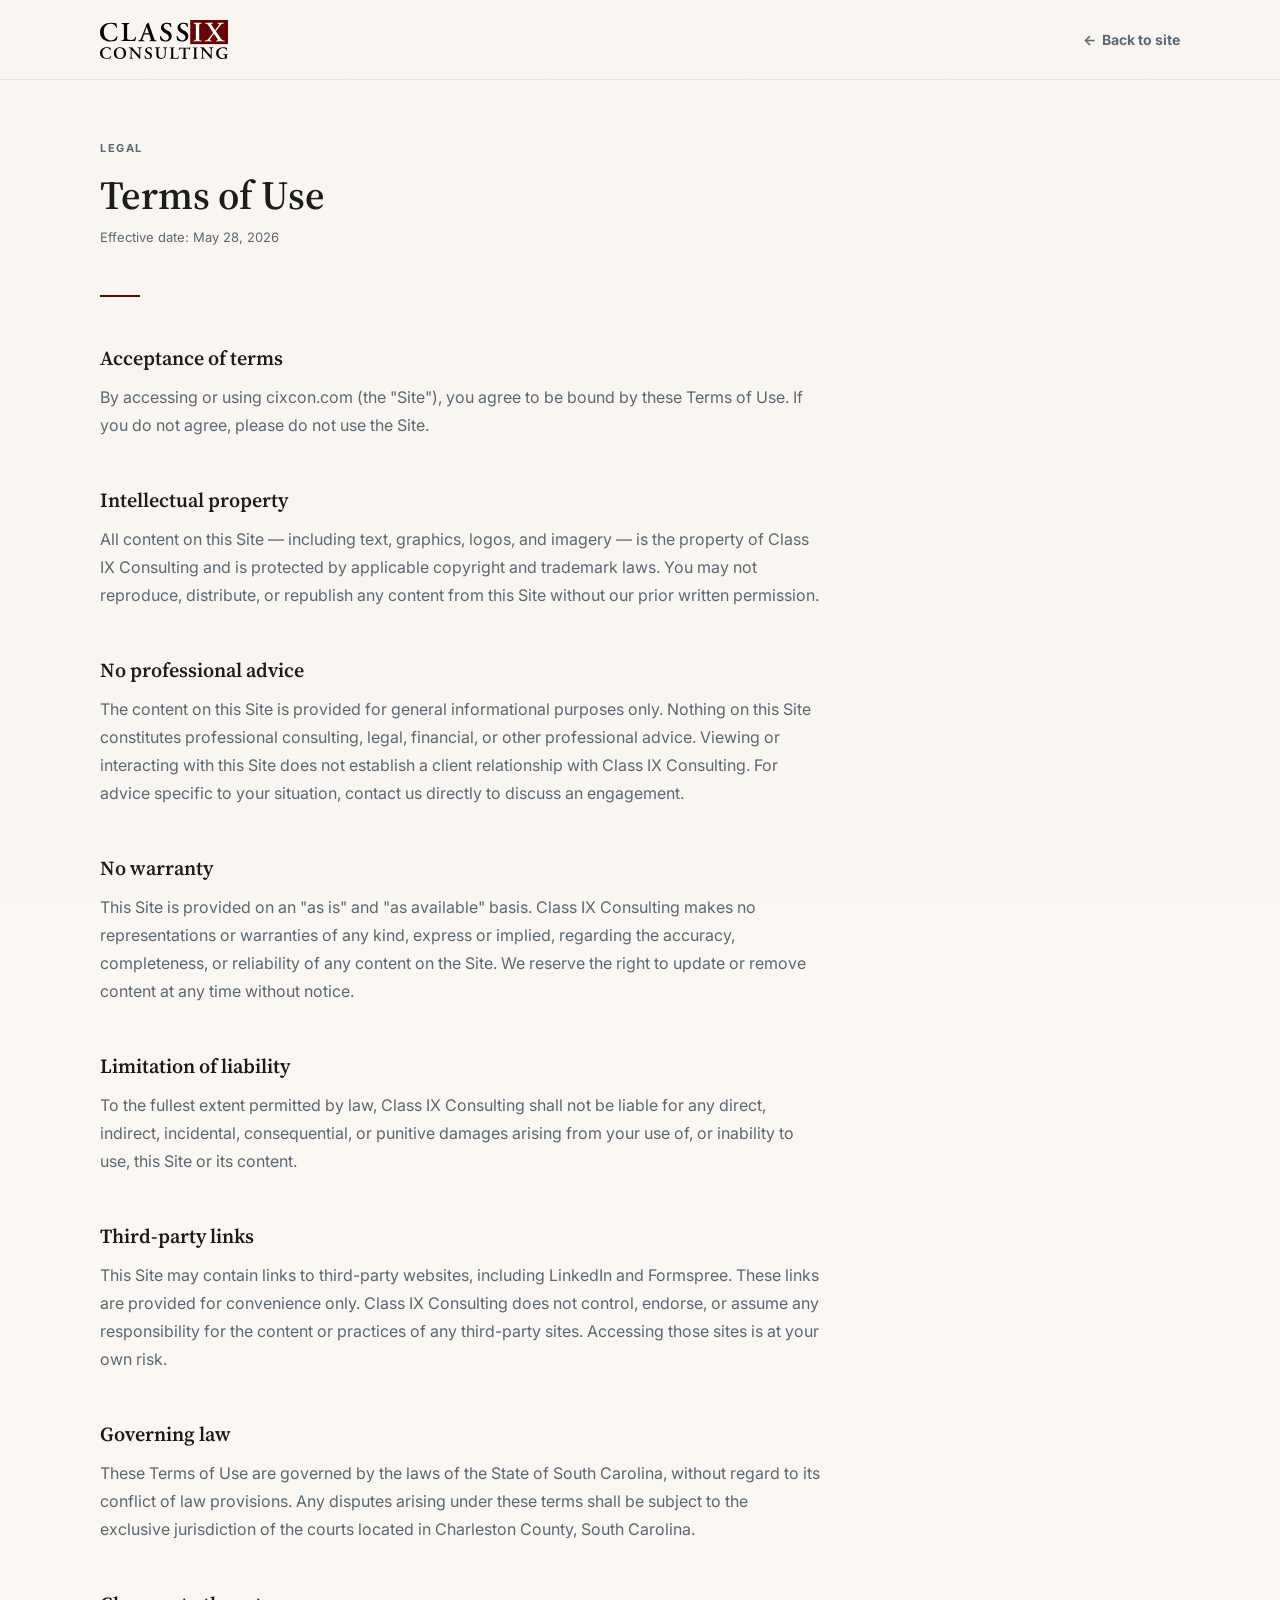
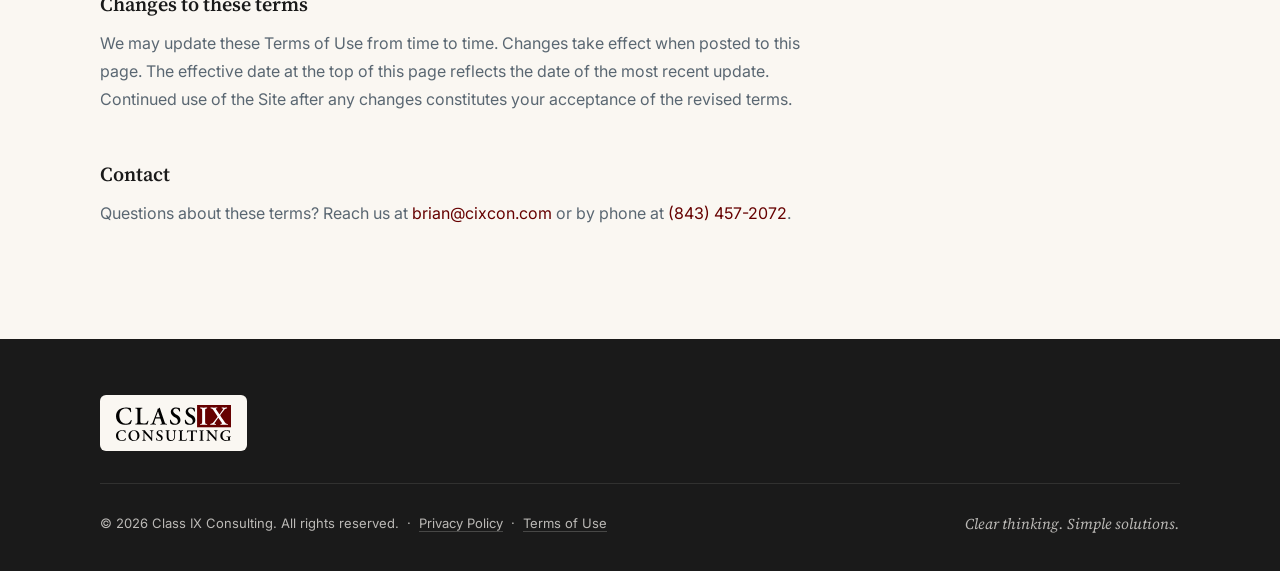
<file: terms.html>
<!DOCTYPE html>
<html lang="en">
<head>
  <!-- Google tag (gtag.js) -->
  <script async src="https://www.googletagmanager.com/gtag/js?id=G-JJVH26CXZ2"></script>
  <script>
    window.dataLayer = window.dataLayer || [];
    function gtag(){dataLayer.push(arguments);}
    gtag('js', new Date());
    gtag('config', 'G-JJVH26CXZ2');
  </script>

  <meta charset="UTF-8">
  <meta name="viewport" content="width=device-width, initial-scale=1.0">
  <meta name="description" content="Terms of Use — Class IX Consulting">
  <title>Terms of Use — Class IX Consulting</title>

  <!-- Open Graph -->
  <meta property="og:type" content="website">
  <meta property="og:url" content="https://cixcon.com/terms.html">
  <meta property="og:site_name" content="Class IX Consulting">
  <meta property="og:title" content="Terms of Use — Class IX Consulting">
  <meta property="og:description" content="Terms and conditions governing use of the Class IX Consulting website.">
  <meta property="og:image" content="https://cixcon.com/images/og-image.png">
  <meta property="og:image:width" content="1200">
  <meta property="og:image:height" content="630">
  <meta property="og:image:alt" content="Class IX Consulting — Clear thinking. Simple solutions.">
  <meta name="twitter:card" content="summary_large_image">
  <meta name="twitter:title" content="Terms of Use — Class IX Consulting">
  <meta name="twitter:description" content="Terms and conditions governing use of the Class IX Consulting website.">
  <meta name="twitter:image" content="https://cixcon.com/images/og-image.png">
  <link rel="canonical" href="https://cixcon.com/terms.html">
  <link rel="icon" href="./images/branding/class-ix-rect.svg" type="image/svg+xml">
  <link rel="icon" href="./images/branding/favicon-32.png" type="image/png">
  <link rel="apple-touch-icon" href="./images/branding/apple-touch-icon.png">
  <link rel="manifest" href="./site.webmanifest">
  <meta name="theme-color" content="#660000">
  <link rel="preconnect" href="https://fonts.googleapis.com">
  <link rel="preconnect" href="https://fonts.gstatic.com" crossorigin>
  <link rel="preload" as="image" href="./images/branding/class-ix-two-liner.svg">
  <link rel="preload" as="style" onload="this.onload=null;this.rel='stylesheet'" href="https://fonts.googleapis.com/css2?family=Inter:wght@400;700&family=Source+Serif+4:ital,opsz,wght@0,8..60,400;0,8..60,600;1,8..60,400;1,8..60,600&display=swap">
  <noscript><link rel="stylesheet" href="https://fonts.googleapis.com/css2?family=Inter:wght@400;700&family=Source+Serif+4:ital,opsz,wght@0,8..60,400;0,8..60,600;1,8..60,400;1,8..60,600&display=swap"></noscript>

  <style>
    *, *::before, *::after { box-sizing: border-box; margin: 0; padding: 0; }
    img, svg { display: block; max-width: 100%; }
    ul, ol { list-style: none; }
    button { font-family: inherit; cursor: pointer; }

    /* Skip link */
    .skip-link {
      position: absolute; top: -100%; left: 16px; z-index: 9999;
      background: var(--ink); color: var(--paper);
      font-size: 14px; font-weight: 700; padding: 10px 20px;
      border-radius: 0 0 4px 4px; text-decoration: none; transition: top 160ms;
    }
    .skip-link:focus { top: 0; }

    :root {
      --oxblood:    #660000;
      --ink:        #1A1A1A;
      --slate:      #5A6772;
      --paper:      #FAF7F2;
      --white:      #FFFFFF;
      --border:     rgba(26,26,26,0.10);
      --serif:      "Source Serif 4", Georgia, serif;
      --sans:       "Inter", -apple-system, BlinkMacSystemFont, "Segoe UI", sans-serif;
      --ease:       cubic-bezier(0.22,0.61,0.36,1);
    }

    html { scroll-behavior: smooth; }

    body {
      font-family: var(--sans);
      font-size: 16px;
      line-height: 1.55;
      color: var(--ink);
      background: var(--paper);
      -webkit-font-smoothing: antialiased;
      text-rendering: optimizeLegibility;
      overflow-x: hidden;
    }

    /* Grain texture */
    body::after {
      content: '';
      position: fixed;
      inset: 0;
      pointer-events: none;
      z-index: 9999;
      background-image: url("data:image/svg+xml,%3Csvg xmlns='http://www.w3.org/2000/svg' width='300' height='300'%3E%3Cfilter id='n'%3E%3CfeTurbulence type='fractalNoise' baseFrequency='0.75' numOctaves='4' stitchTiles='stitch'/%3E%3C/filter%3E%3Crect width='300' height='300' filter='url(%23n)'/%3E%3C/svg%3E");
      background-repeat: repeat;
      background-size: 200px 200px;
      opacity: 0.04;
    }

    .wrap {
      max-width: 1160px;
      margin: 0 auto;
      padding: 0 40px;
    }
    @media (max-width: 768px) { .wrap { padding: 0 24px; } }

    /* ── Nav ── */
    .nav {
      position: fixed;
      top: 0; left: 0; right: 0;
      z-index: 200;
      padding: 20px 0;
      background: rgba(250,247,242,0.92);
      backdrop-filter: blur(8px);
      -webkit-backdrop-filter: blur(8px);
      box-shadow: 0 1px 0 rgba(26,26,26,0.07);
    }
    .nav-inner {
      display: flex;
      align-items: center;
      justify-content: space-between;
    }
    .nav-logo img { width: 128px; height: auto; }
    .nav-back {
      font-size: 14px;
      font-weight: 700;
      color: var(--slate);
      text-decoration: none;
      display: inline-flex;
      align-items: center;
      gap: 6px;
      transition: color 140ms var(--ease);
    }
    .nav-back:hover { color: var(--oxblood); }
    .nav-back::before { content: '←'; }

    /* ── Page content ── */
    .page-content {
      padding: 140px 0 112px;
      max-width: 720px;
    }

    .page-eyebrow {
      display: block;
      font-size: 11px;
      font-weight: 700;
      letter-spacing: 0.14em;
      text-transform: uppercase;
      color: var(--slate);
      margin-bottom: 16px;
    }

    .page-title {
      font-family: var(--serif);
      font-size: clamp(28px, 4vw, 40px);
      font-weight: 600;
      color: var(--ink);
      line-height: 1.1;
      margin-bottom: 10px;
    }

    .page-date {
      font-size: 13px;
      color: var(--slate);
      margin-bottom: 48px;
    }

    .page-rule {
      width: 40px;
      height: 2px;
      background: var(--oxblood);
      margin-bottom: 48px;
    }

    .prose h2 {
      font-family: var(--serif);
      font-size: 20px;
      font-weight: 600;
      color: var(--ink);
      line-height: 1.3;
      margin-top: 48px;
      margin-bottom: 12px;
    }

    .prose h2:first-child { margin-top: 0; }

    .prose p {
      font-size: 16px;
      color: var(--slate);
      line-height: 1.75;
      margin-bottom: 16px;
    }

    .prose p:last-child { margin-bottom: 0; }

    .prose a {
      color: var(--oxblood);
      text-decoration: none;
      border-bottom: 1px solid transparent;
      transition: border-color 140ms;
    }
    .prose a:hover { border-bottom-color: var(--oxblood); }

    .prose ul {
      list-style: none;
      margin-bottom: 16px;
    }
    .prose ul li {
      font-size: 16px;
      color: var(--slate);
      line-height: 1.75;
      padding-left: 18px;
      position: relative;
      margin-bottom: 6px;
    }
    .prose ul li::before {
      content: '–';
      position: absolute;
      left: 0;
      color: var(--slate);
    }

    /* ── Footer ── */
    footer {
      background: var(--ink);
      padding: 56px 0 36px;
    }
    .ft-logo-plate {
      display: inline-flex;
      background: var(--paper);
      border-radius: 6px;
      padding: 10px 16px;
      margin-bottom: 32px;
    }
    .ft-logo-plate img { width: 115px; height: auto; }
    .ft-rule {
      height: 1px;
      background: rgba(250,247,242,0.10);
      margin-bottom: 28px;
    }
    .ft-bottom {
      display: flex;
      justify-content: space-between;
      align-items: center;
      flex-wrap: wrap;
      gap: 12px;
    }
    .ft-copy {
      font-size: 13px;
      color: rgba(250,247,242,0.72);
    }
    .ft-legal-link {
      color: inherit; text-decoration: none;
      border-bottom: 1px solid rgba(250,247,242,0.20); transition: color 140ms;
    }
    .ft-legal-link:hover { color: var(--paper); }
    .ft-tagline {
      font-family: var(--serif);
      font-style: italic;
      font-size: 15px;
      color: rgba(250,247,242,0.72);
    }

    :focus-visible {
      outline: 2px solid var(--oxblood);
      outline-offset: 2px;
      border-radius: 2px;
    }
  </style>
</head>
<body>

  <a href="#main-content" class="skip-link">Skip to main content</a>

  <nav class="nav" aria-label="Main navigation">
    <div class="wrap nav-inner">
      <a href="/" class="nav-logo" aria-label="Class IX Consulting — home">
        <img src="./images/branding/class-ix-two-liner.svg" alt="Class IX Consulting" width="128" height="40" fetchpriority="high">
      </a>
      <a href="/" class="nav-back">Back to site</a>
    </div>
  </nav>

  <main id="main-content">
    <div class="wrap">
      <div class="page-content">
        <span class="page-eyebrow">Legal</span>
        <h1 class="page-title">Terms of Use</h1>
        <p class="page-date">Effective date: May 28, 2026</p>
        <div class="page-rule"></div>

        <div class="prose">

          <h2>Acceptance of terms</h2>
          <p>By accessing or using cixcon.com (the "Site"), you agree to be bound by these Terms of Use. If you do not agree, please do not use the Site.</p>

          <h2>Intellectual property</h2>
          <p>All content on this Site — including text, graphics, logos, and imagery — is the property of Class IX Consulting and is protected by applicable copyright and trademark laws. You may not reproduce, distribute, or republish any content from this Site without our prior written permission.</p>

          <h2>No professional advice</h2>
          <p>The content on this Site is provided for general informational purposes only. Nothing on this Site constitutes professional consulting, legal, financial, or other professional advice. Viewing or interacting with this Site does not establish a client relationship with Class IX Consulting. For advice specific to your situation, contact us directly to discuss an engagement.</p>

          <h2>No warranty</h2>
          <p>This Site is provided on an "as is" and "as available" basis. Class IX Consulting makes no representations or warranties of any kind, express or implied, regarding the accuracy, completeness, or reliability of any content on the Site. We reserve the right to update or remove content at any time without notice.</p>

          <h2>Limitation of liability</h2>
          <p>To the fullest extent permitted by law, Class IX Consulting shall not be liable for any direct, indirect, incidental, consequential, or punitive damages arising from your use of, or inability to use, this Site or its content.</p>

          <h2>Third-party links</h2>
          <p>This Site may contain links to third-party websites, including LinkedIn and Formspree. These links are provided for convenience only. Class IX Consulting does not control, endorse, or assume any responsibility for the content or practices of any third-party sites. Accessing those sites is at your own risk.</p>

          <h2>Governing law</h2>
          <p>These Terms of Use are governed by the laws of the State of South Carolina, without regard to its conflict of law provisions. Any disputes arising under these terms shall be subject to the exclusive jurisdiction of the courts located in Charleston County, South Carolina.</p>

          <h2>Changes to these terms</h2>
          <p>We may update these Terms of Use from time to time. Changes take effect when posted to this page. The effective date at the top of this page reflects the date of the most recent update. Continued use of the Site after any changes constitutes your acceptance of the revised terms.</p>

          <h2>Contact</h2>
          <p>Questions about these terms? Reach us at <a href="mailto:brian@cixcon.com">brian@cixcon.com</a> or by phone at <a href="tel:+18434572072">(843) 457-2072</a>.</p>

        </div>
      </div>
    </div>
  </main>

  <footer>
    <div class="wrap">
      <div class="ft-logo-plate">
        <img src="./images/branding/class-ix-two-liner.svg" alt="Class IX Consulting" width="115" height="36" loading="lazy">
      </div>
      <div class="ft-rule"></div>
      <div class="ft-bottom">
        <span class="ft-copy">© 2026 Class IX Consulting. All rights reserved. &nbsp;·&nbsp; <a href="/privacy.html" class="ft-legal-link">Privacy Policy</a> &nbsp;·&nbsp; <a href="/terms.html" class="ft-legal-link">Terms of Use</a></span>
        <span class="ft-tagline">Clear thinking. Simple solutions.</span>
      </div>
    </div>
  </footer>

  <script>
  (function(){
    var o = document.createElement('div');
    o.style.cssText = 'position:fixed;inset:0;background:#FAF7F2;opacity:1;pointer-events:auto;z-index:10000;transition:opacity 260ms cubic-bezier(0.22,0.61,0.36,1)';
    document.body.appendChild(o);
    function reveal(){ o.style.opacity='0'; o.style.pointerEvents='none'; }
    requestAnimationFrame(function(){ requestAnimationFrame(reveal); });
    setTimeout(reveal, 100);
    document.addEventListener('click', function(e) {
      var a = e.target.closest('a[href]');
      if (!a) return;
      var h = a.getAttribute('href');
      if (!h || h[0]==='#' || /^(https?:|mailto:|tel:)/.test(h) || a.target==='_blank') return;
      e.preventDefault();
      o.style.opacity='1'; o.style.pointerEvents='auto';
      setTimeout(function(){ window.location.href=h; }, 260);
    });
    window.addEventListener('pageshow', function(e) {
      if (e.persisted) { o.style.opacity='0'; o.style.pointerEvents='none'; }
    });
  })();
  </script>
</body>
</html>
</file>
<file: case-study.css>
*, *::before, *::after { box-sizing: border-box; margin: 0; padding: 0; }
img, svg { display: block; max-width: 100%; }

.skip-link {
  position: absolute; top: -100%; left: 16px; z-index: 9999;
  background: var(--ink); color: var(--paper);
  font-size: 14px; font-weight: 700; padding: 10px 20px;
  border-radius: 0 0 4px 4px; text-decoration: none; transition: top 160ms;
}
.skip-link:focus { top: 0; }

:root {
  --oxblood:    #660000;
  --ink:    #1A1A1A;
  --slate:  #5A6772;
  --paper:  #FAF7F2;
  --white:  #FFFFFF;
  --border: rgba(26,26,26,0.10);
  --serif:  "Source Serif 4", Georgia, serif;
  --sans:   "Inter", -apple-system, BlinkMacSystemFont, "Segoe UI", sans-serif;
  --ease:   cubic-bezier(0.22,0.61,0.36,1);
}

html { scroll-behavior: smooth; }

body {
  font-family: var(--sans); font-size: 16px; line-height: 1.55;
  color: var(--ink); background: var(--paper);
  -webkit-font-smoothing: antialiased; overflow-x: hidden;
}

body::after {
  content: ''; position: fixed; inset: 0; pointer-events: none; z-index: 9999;
  background-image: url("data:image/svg+xml,%3Csvg xmlns='http://www.w3.org/2000/svg' width='300' height='300'%3E%3Cfilter id='n'%3E%3CfeTurbulence type='fractalNoise' baseFrequency='0.75' numOctaves='4' stitchTiles='stitch'/%3E%3C/filter%3E%3Crect width='300' height='300' filter='url(%23n)'/%3E%3C/svg%3E");
  background-repeat: repeat; background-size: 200px 200px; opacity: 0.04;
}

.wrap { max-width: 1160px; margin: 0 auto; padding: 0 40px; }
@media (max-width: 768px) { .wrap { padding: 0 24px; } }

.nav {
  position: fixed; top: 0; left: 0; right: 0; z-index: 200; padding: 20px 0;
  background: rgba(250,247,242,0.92);
  backdrop-filter: blur(8px); -webkit-backdrop-filter: blur(8px);
  box-shadow: 0 1px 0 rgba(26,26,26,0.07);
}
.nav-inner { display: flex; align-items: center; justify-content: space-between; }
.nav-logo img { width: 128px; height: auto; }
.nav-back {
  font-size: 14px; font-weight: 700; color: var(--slate);
  text-decoration: none; display: inline-flex; align-items: center; gap: 6px;
  transition: color 140ms var(--ease);
}
.nav-back:hover { color: var(--oxblood); }
.nav-back::before { content: '←'; }

main { padding-top: 80px; }
.cs-header { max-width: 760px; padding: 72px 0 56px; }
.page-eyebrow {
  display: block; font-size: 11px; font-weight: 700;
  letter-spacing: 0.14em; text-transform: uppercase;
  color: var(--slate); margin-bottom: 20px;
}
.page-title {
  font-family: var(--serif); font-size: clamp(30px, 4.5vw, 48px);
  font-weight: 600; color: var(--ink); line-height: 1.1; margin-bottom: 24px;
}
.cs-intro { font-size: 18px; color: var(--slate); line-height: 1.7; max-width: 640px; margin-bottom: 40px; }
.page-rule { width: 40px; height: 2px; background: var(--oxblood); }

/* Case study detail pages */
.cs-sections { max-width: 760px; border-top: 1px solid var(--border); }
.cs-section {
  display: grid; grid-template-columns: 140px 1fr;
  gap: 48px; padding: 52px 0; border-bottom: 1px solid var(--border);
}
@media (max-width: 640px) { .cs-section { grid-template-columns: 1fr; gap: 14px; padding: 40px 0; } }
.cs-label {
  font-size: 11px; font-weight: 700; letter-spacing: 0.14em;
  text-transform: uppercase; color: var(--oxblood); padding-top: 5px;
}
.cs-body p { font-size: 17px; line-height: 1.8; color: var(--slate); margin-bottom: 18px; }
.cs-body p:last-child { margin-bottom: 0; }
.cs-placeholder { font-style: italic; opacity: 0.45; }

/* Case studies listing page */
.cs-list { max-width: 760px; border-top: 1px solid var(--border); }
.cs-discipline {
  padding: 48px 0; border-bottom: 1px solid var(--border);
  display: grid; grid-template-columns: 180px 1fr; gap: 48px;
}
@media (max-width: 640px) { .cs-discipline { grid-template-columns: 1fr; gap: 16px; padding: 36px 0; } }
.cs-discipline-label {
  font-size: 11px; font-weight: 700; letter-spacing: 0.14em;
  text-transform: uppercase; color: var(--oxblood); padding-top: 4px;
}
.cs-discipline-cases { display: flex; flex-direction: column; gap: 20px; }
.cs-case-link {
  display: block; text-decoration: none;
  padding: 16px 20px; background: var(--white);
  border: 1px solid var(--border); border-radius: 6px;
  transition: border-color 140ms var(--ease), box-shadow 140ms var(--ease), transform 140ms var(--ease);
}
.cs-case-link:hover {
  border-color: var(--oxblood);
  box-shadow: 0 4px 16px rgba(0,0,0,0.07);
  transform: translateY(-1px);
}
.cs-case-title { font-size: 15px; font-weight: 600; color: var(--ink); line-height: 1.4; margin-bottom: 4px; }
.cs-case-cta { font-size: 13px; font-weight: 700; color: var(--oxblood); transition: color 140ms var(--ease); }
.cs-case-link:hover .cs-case-cta { color: var(--oxblood); }

/* Compact contact form */
.cs-form-section { max-width: 760px; padding: 56px 0 80px; }
.cs-form-heading {
  font-family: var(--serif); font-size: clamp(20px, 2.5vw, 26px);
  font-weight: 600; color: var(--ink); line-height: 1.3; margin-bottom: 28px;
}
.cs-form { display: flex; flex-direction: column; gap: 14px; }
.cs-form-row { display: grid; grid-template-columns: 1fr 1fr; gap: 14px; }
@media (max-width: 560px) { .cs-form-row { grid-template-columns: 1fr; } }
.cs-form .fg { position: relative; }
.cs-form input,
.cs-form textarea {
  display: block; width: 100%; font-family: var(--sans); font-size: 15px;
  color: var(--ink); background: var(--white);
  border: 1px solid var(--border); border-radius: 4px;
  padding: 22px 14px 8px;
  transition: border-color 140ms var(--ease), box-shadow 140ms var(--ease);
  outline: none;
}
.cs-form input:focus,
.cs-form textarea:focus {
  border-color: var(--oxblood);
  box-shadow: 0 0 0 3px rgba(102,0,0,0.12);
}
.cs-form textarea { resize: vertical; min-height: 110px; }
.cs-form button[type="submit"] { align-self: flex-start; }
.cs-form .fg label {
  position: absolute; left: 14px; top: 14px;
  font-size: 15px; font-weight: 400; color: var(--slate);
  pointer-events: none; transform-origin: left center;
  transition: transform 180ms var(--ease), color 180ms var(--ease), font-weight 180ms var(--ease);
}
.cs-form .fg input:focus + label,
.cs-form .fg input:not(:placeholder-shown) + label,
.cs-form .fg textarea:focus + label,
.cs-form .fg textarea:not(:placeholder-shown) + label {
  transform: translateY(-10px) scale(0.78); font-weight: 700;
}
.cs-form .fg input:focus + label,
.cs-form .fg textarea:focus + label { color: var(--oxblood); }
.btn {
  display: inline-block; font-family: var(--sans); font-size: 15px; font-weight: 700;
  line-height: 1; padding: 14px 28px; border-radius: 4px; text-decoration: none;
  background: var(--oxblood); color: var(--white); white-space: nowrap;
  cursor: pointer; border: none;
  transition: background 140ms var(--ease), transform 140ms var(--ease), box-shadow 140ms var(--ease);
}
.btn:hover { background: var(--ink); transform: translateY(-2px); box-shadow: 0 6px 20px rgba(0,0,0,0.14); }

footer { background: var(--ink); padding: 56px 0 36px; }
.ft-logo-plate { display: inline-flex; background: var(--paper); border-radius: 6px; padding: 10px 16px; margin-bottom: 32px; }
.ft-logo-plate img { width: 115px; height: auto; }
.ft-rule { height: 1px; background: rgba(250,247,242,0.10); margin-bottom: 28px; }
.ft-bottom { display: flex; justify-content: space-between; align-items: center; flex-wrap: wrap; gap: 12px; }
.ft-copy { font-size: 13px; color: rgba(250,247,242,0.72); }
.ft-legal-link { color: inherit; text-decoration: none; border-bottom: 1px solid rgba(250,247,242,0.20); transition: color 140ms; }
.ft-legal-link:hover { color: var(--paper); }
.ft-tagline { font-family: var(--serif); font-style: italic; font-size: 15px; color: rgba(250,247,242,0.72); }

:focus-visible { outline: 2px solid var(--oxblood); outline-offset: 2px; border-radius: 2px; }
</file>
